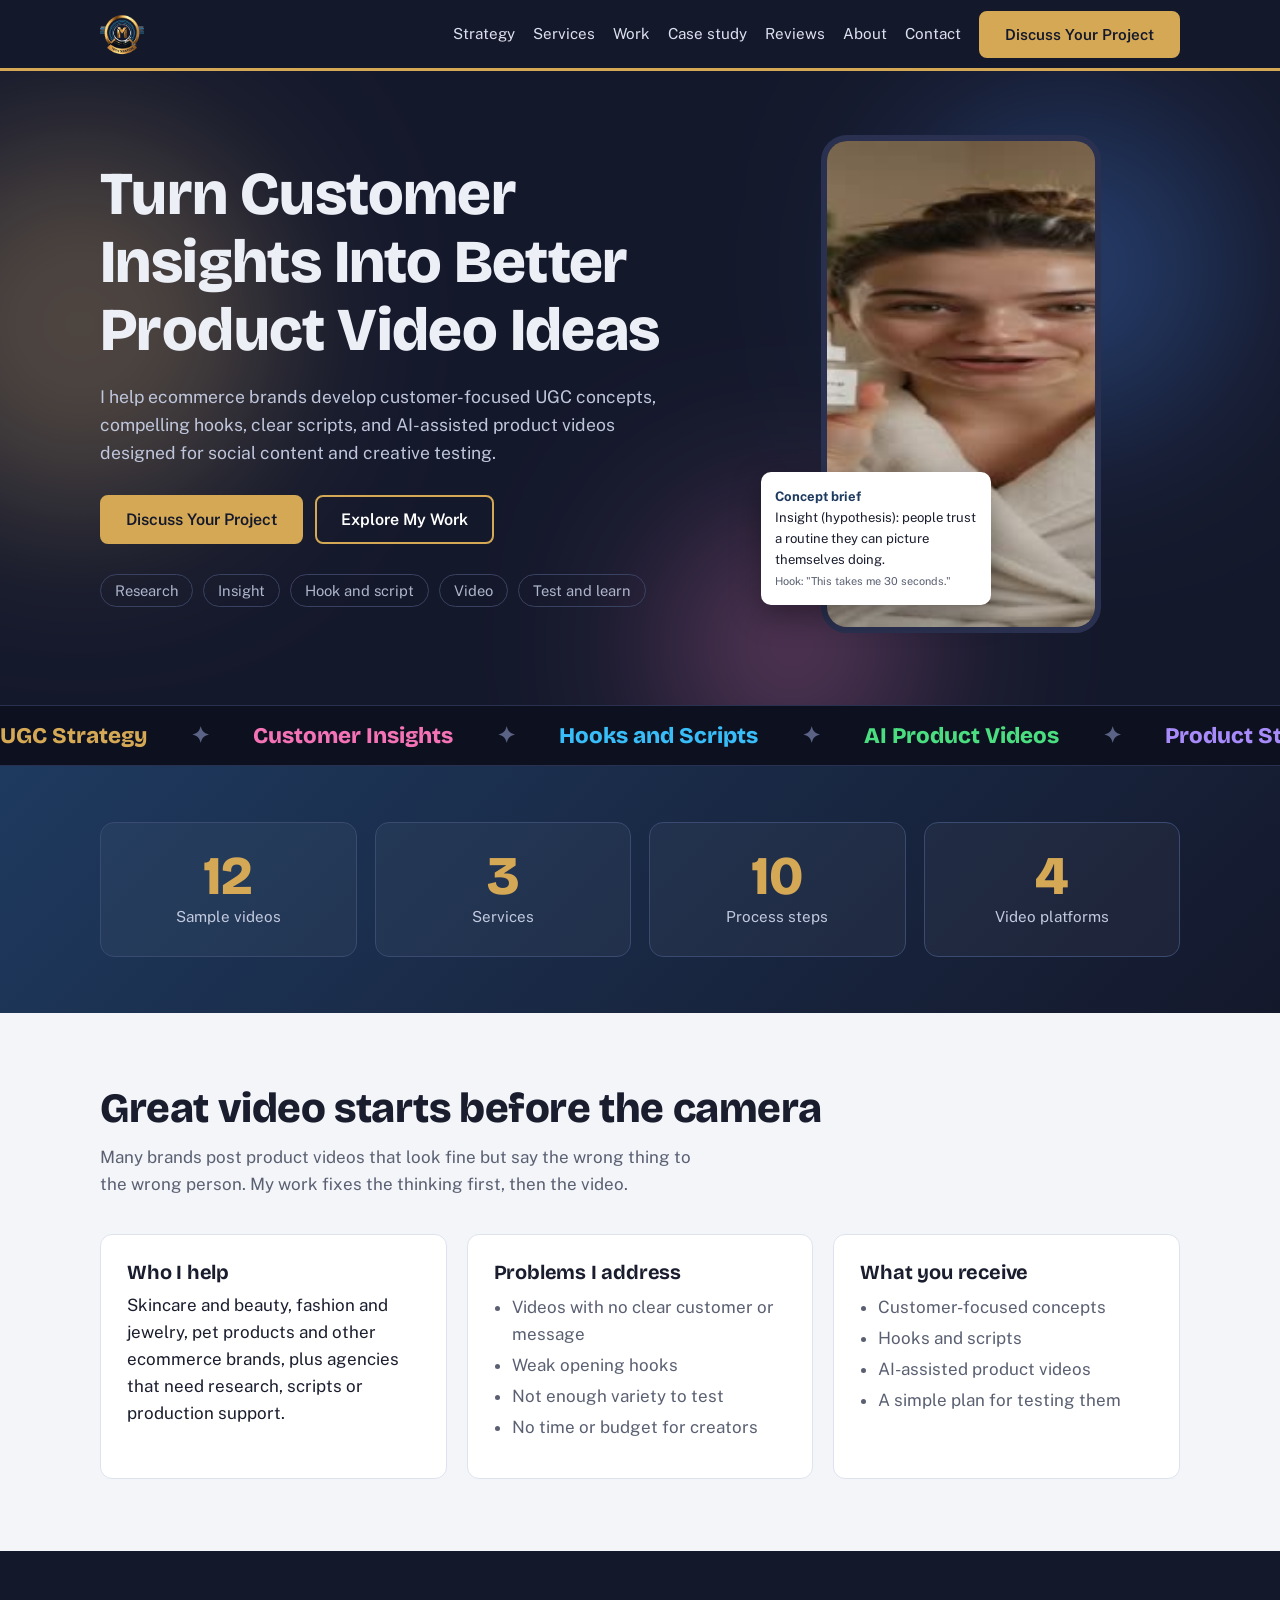
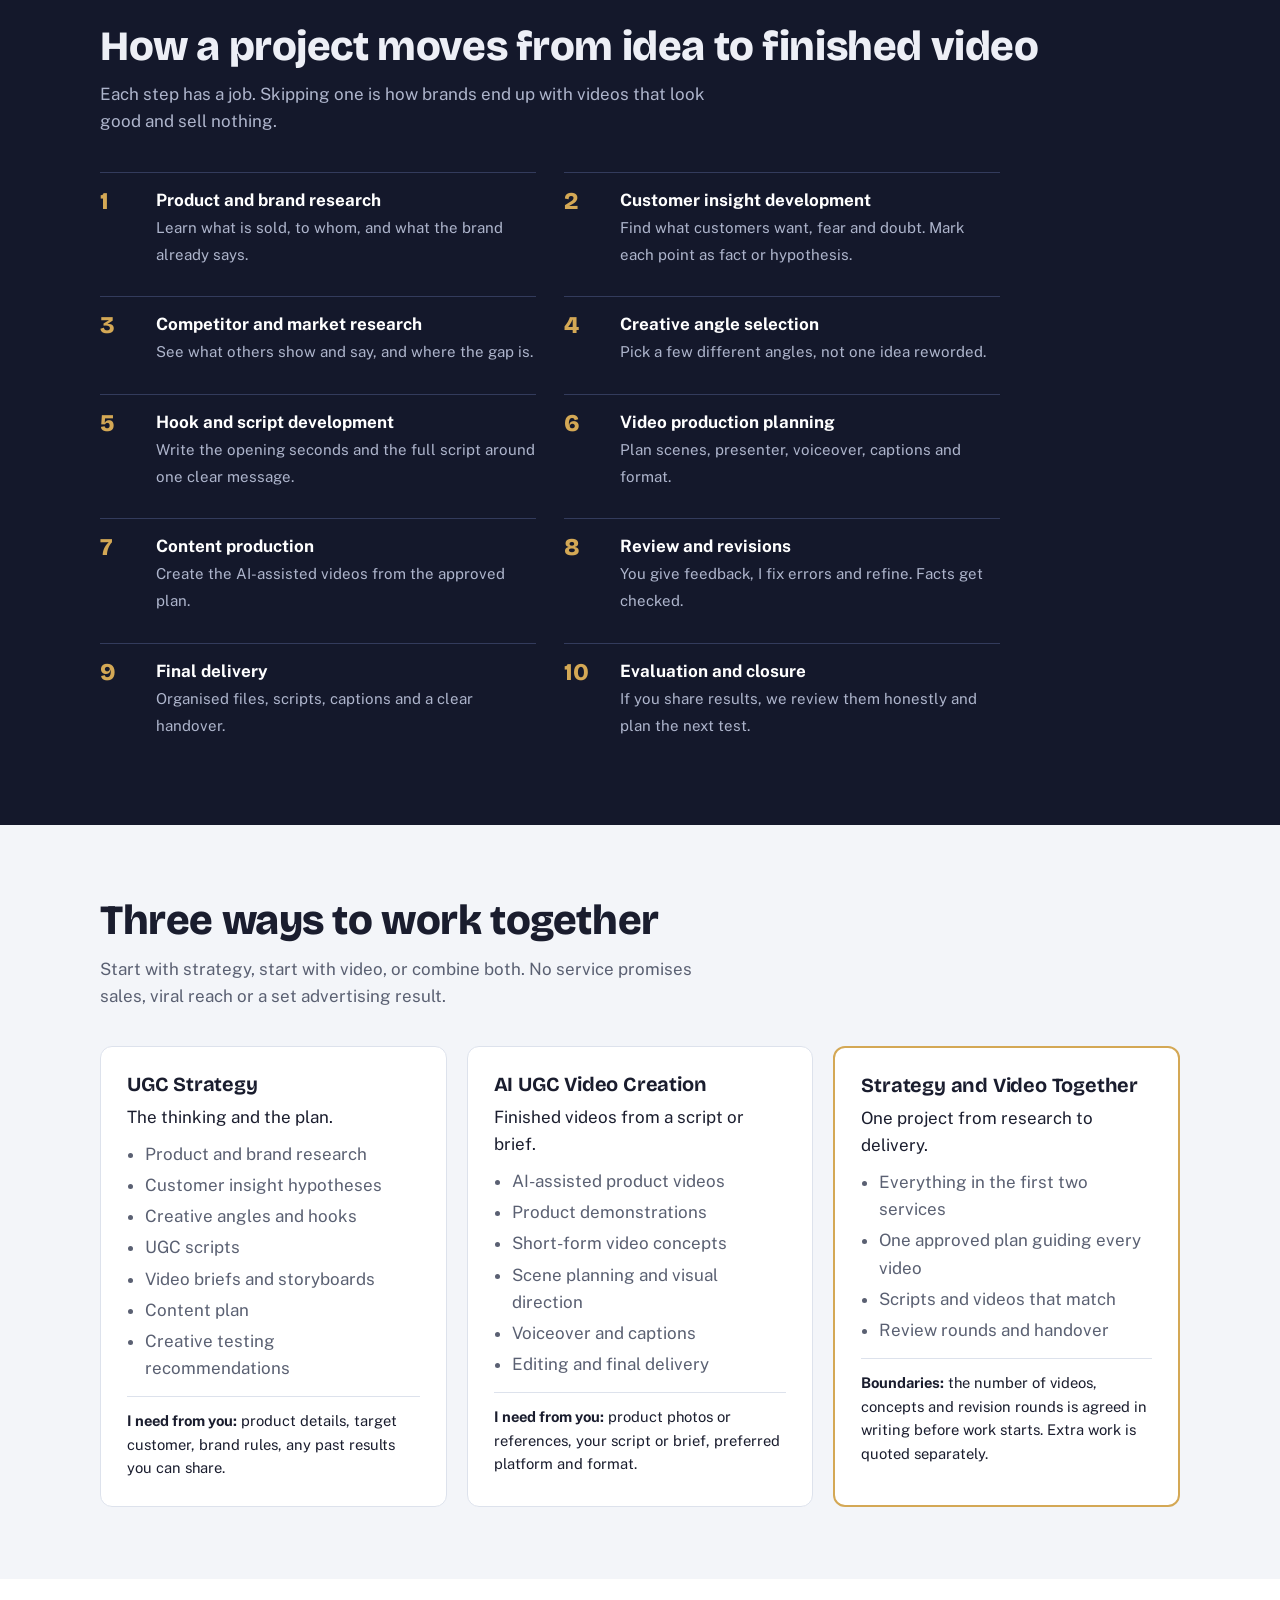
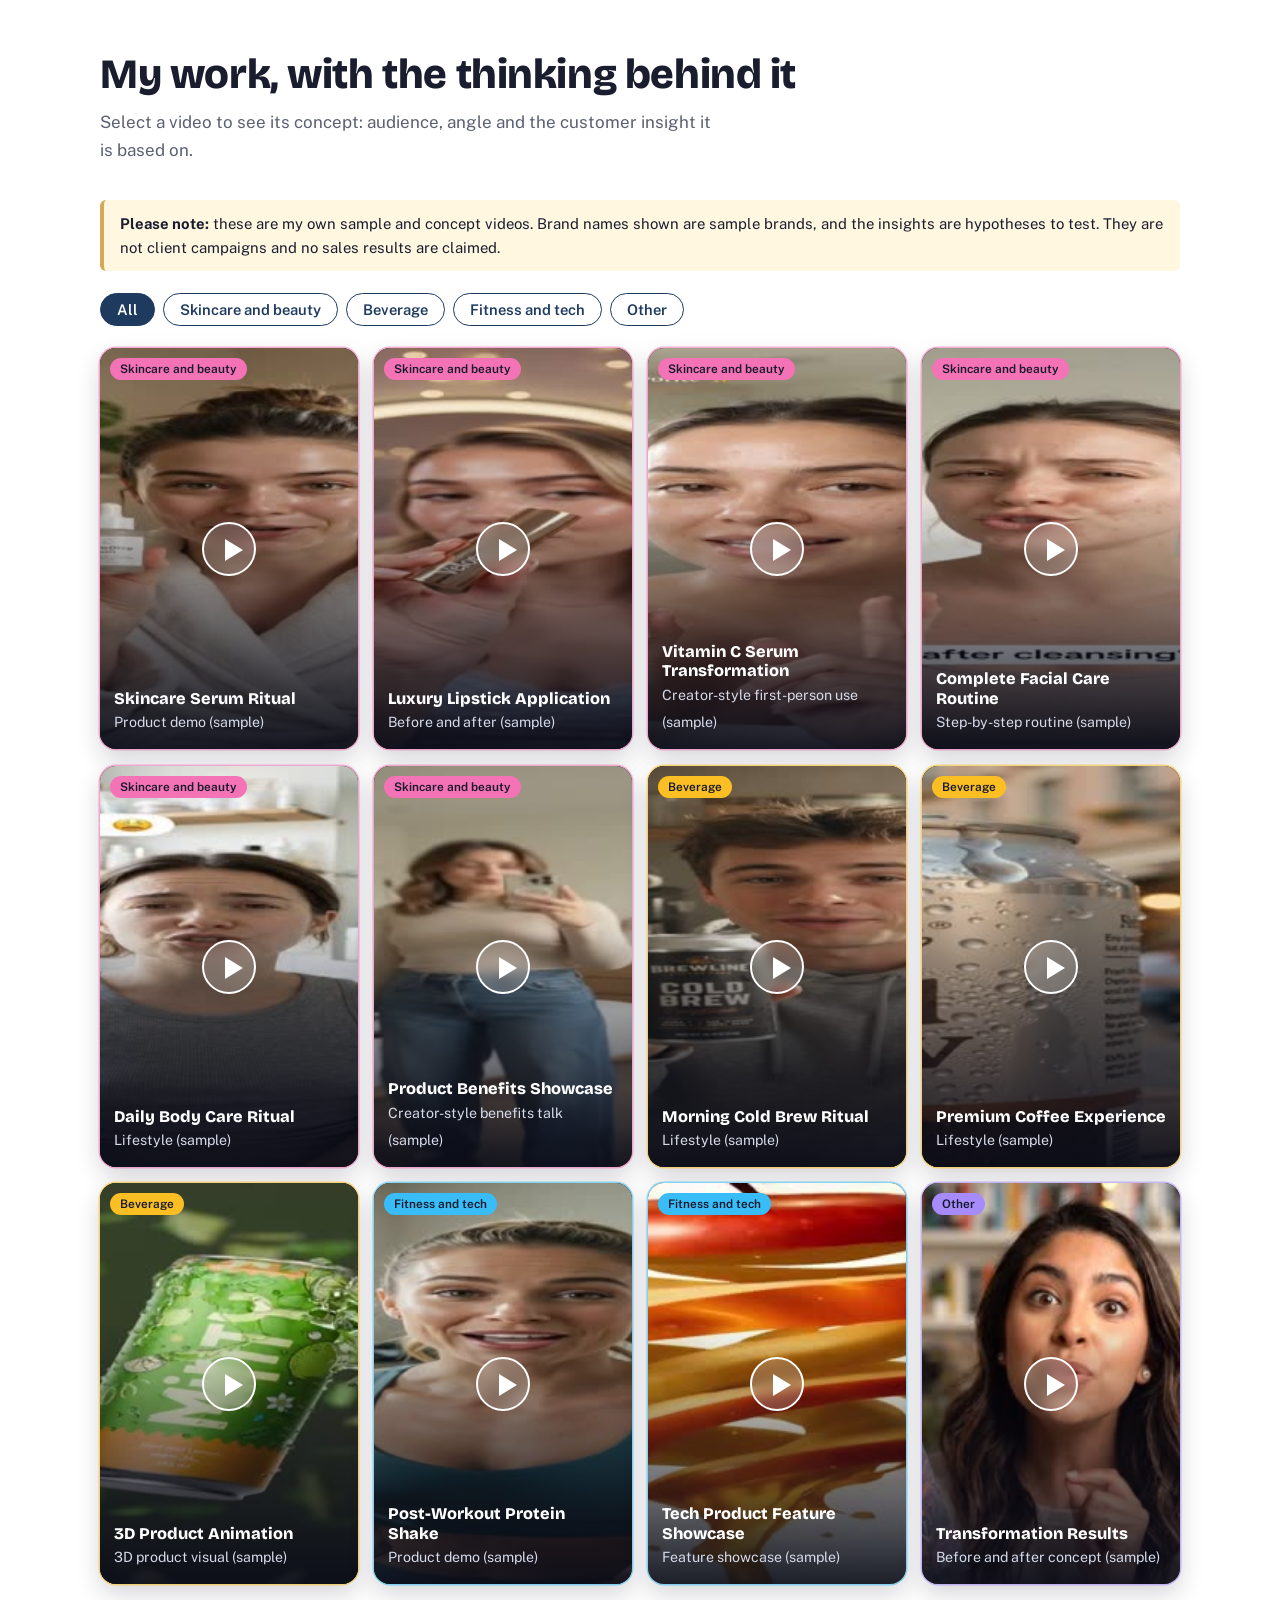
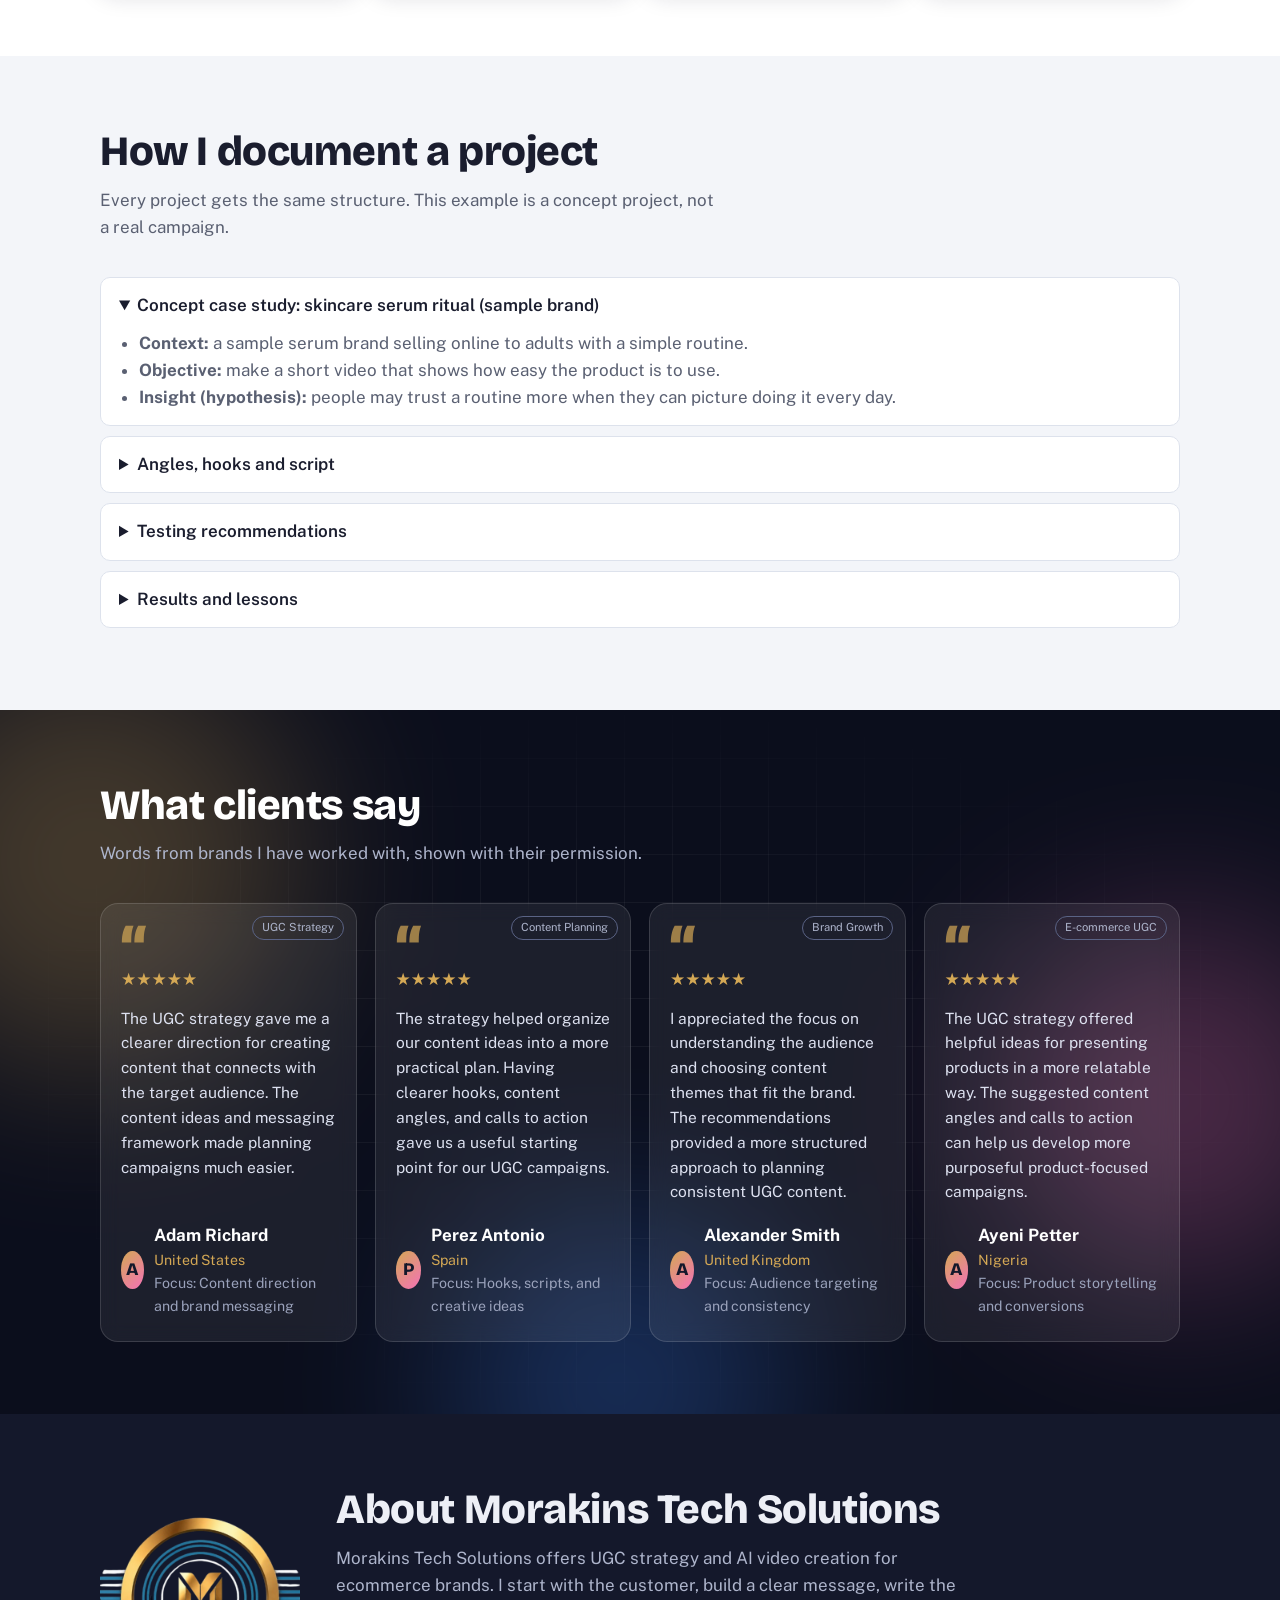
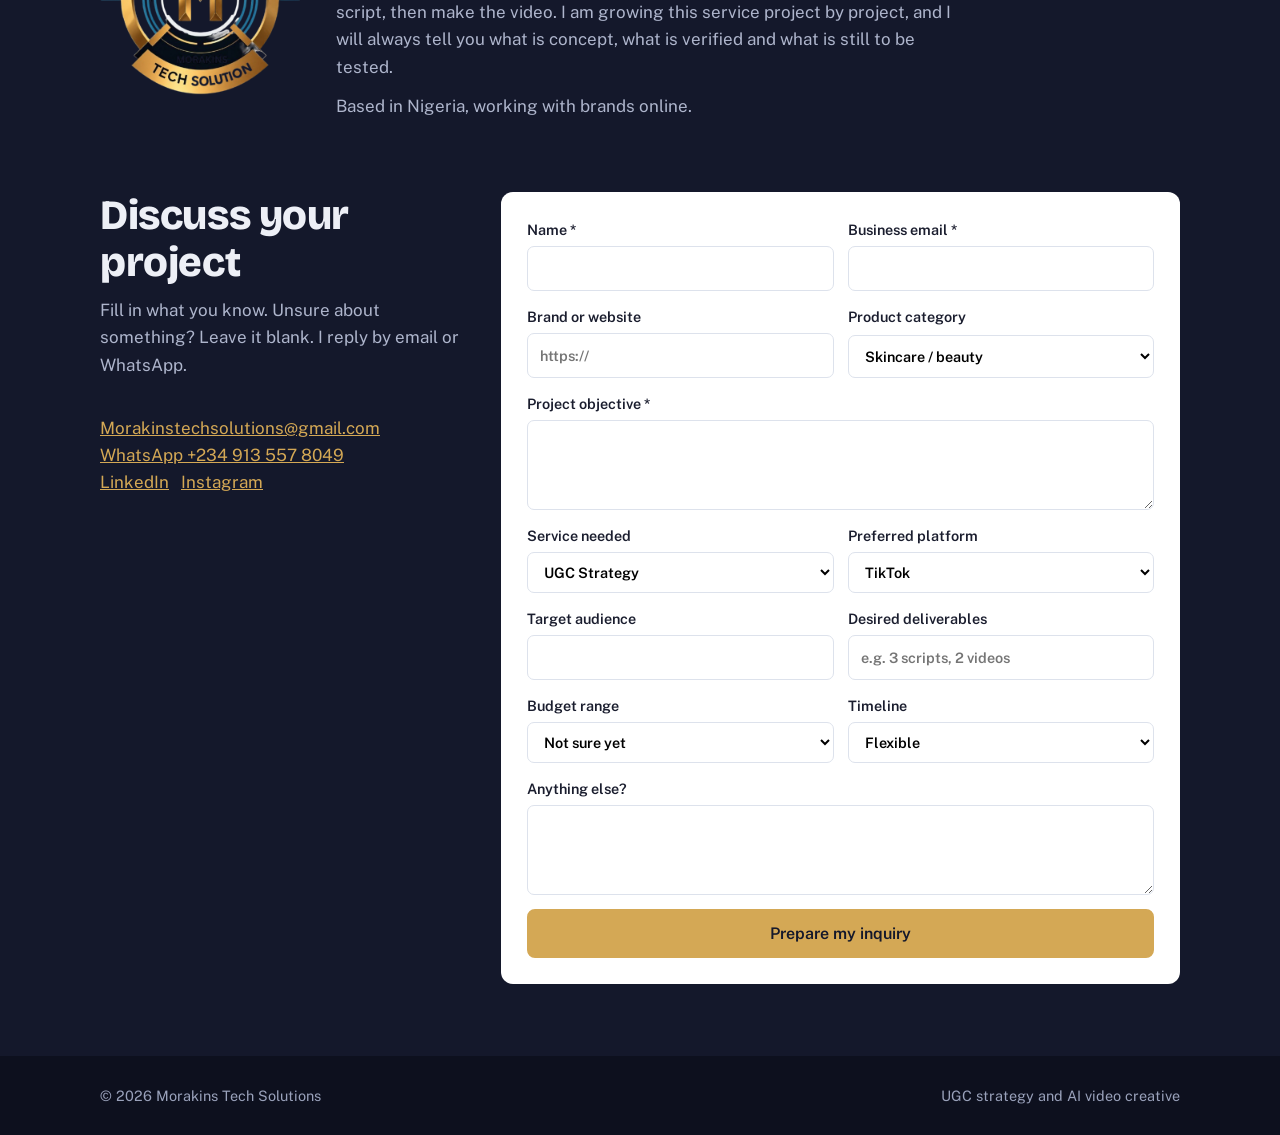
<file: index.html>
<!DOCTYPE html>
<html lang="en">
<head>
<meta charset="UTF-8">
<meta http-equiv="refresh" content="0; url=home.html">
<title>Morakins Tech Solutions</title>
<script>location.replace("home.html");</script>
</head>
<body>
<p>Opening Morakins Tech Solutions... <a href="home.html">Click here if nothing happens</a>.</p>
</body>
</html>
</file>
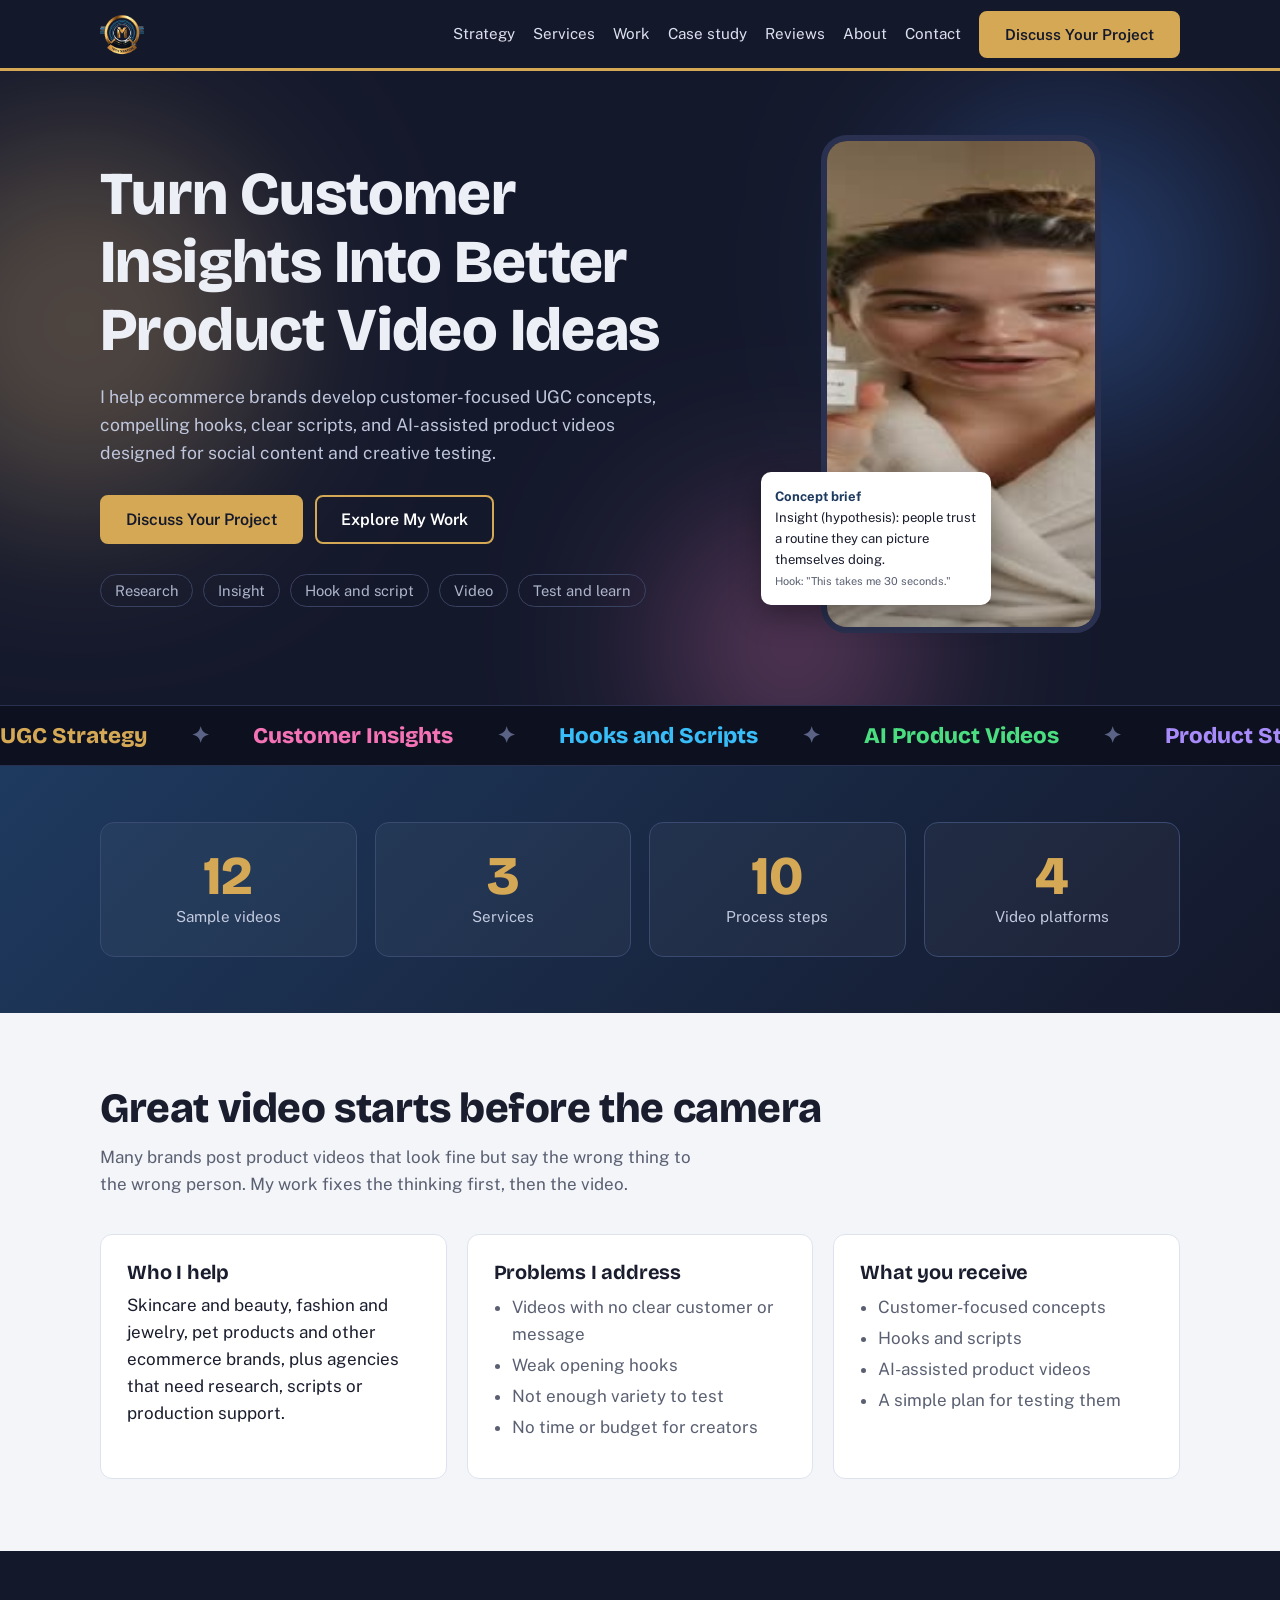
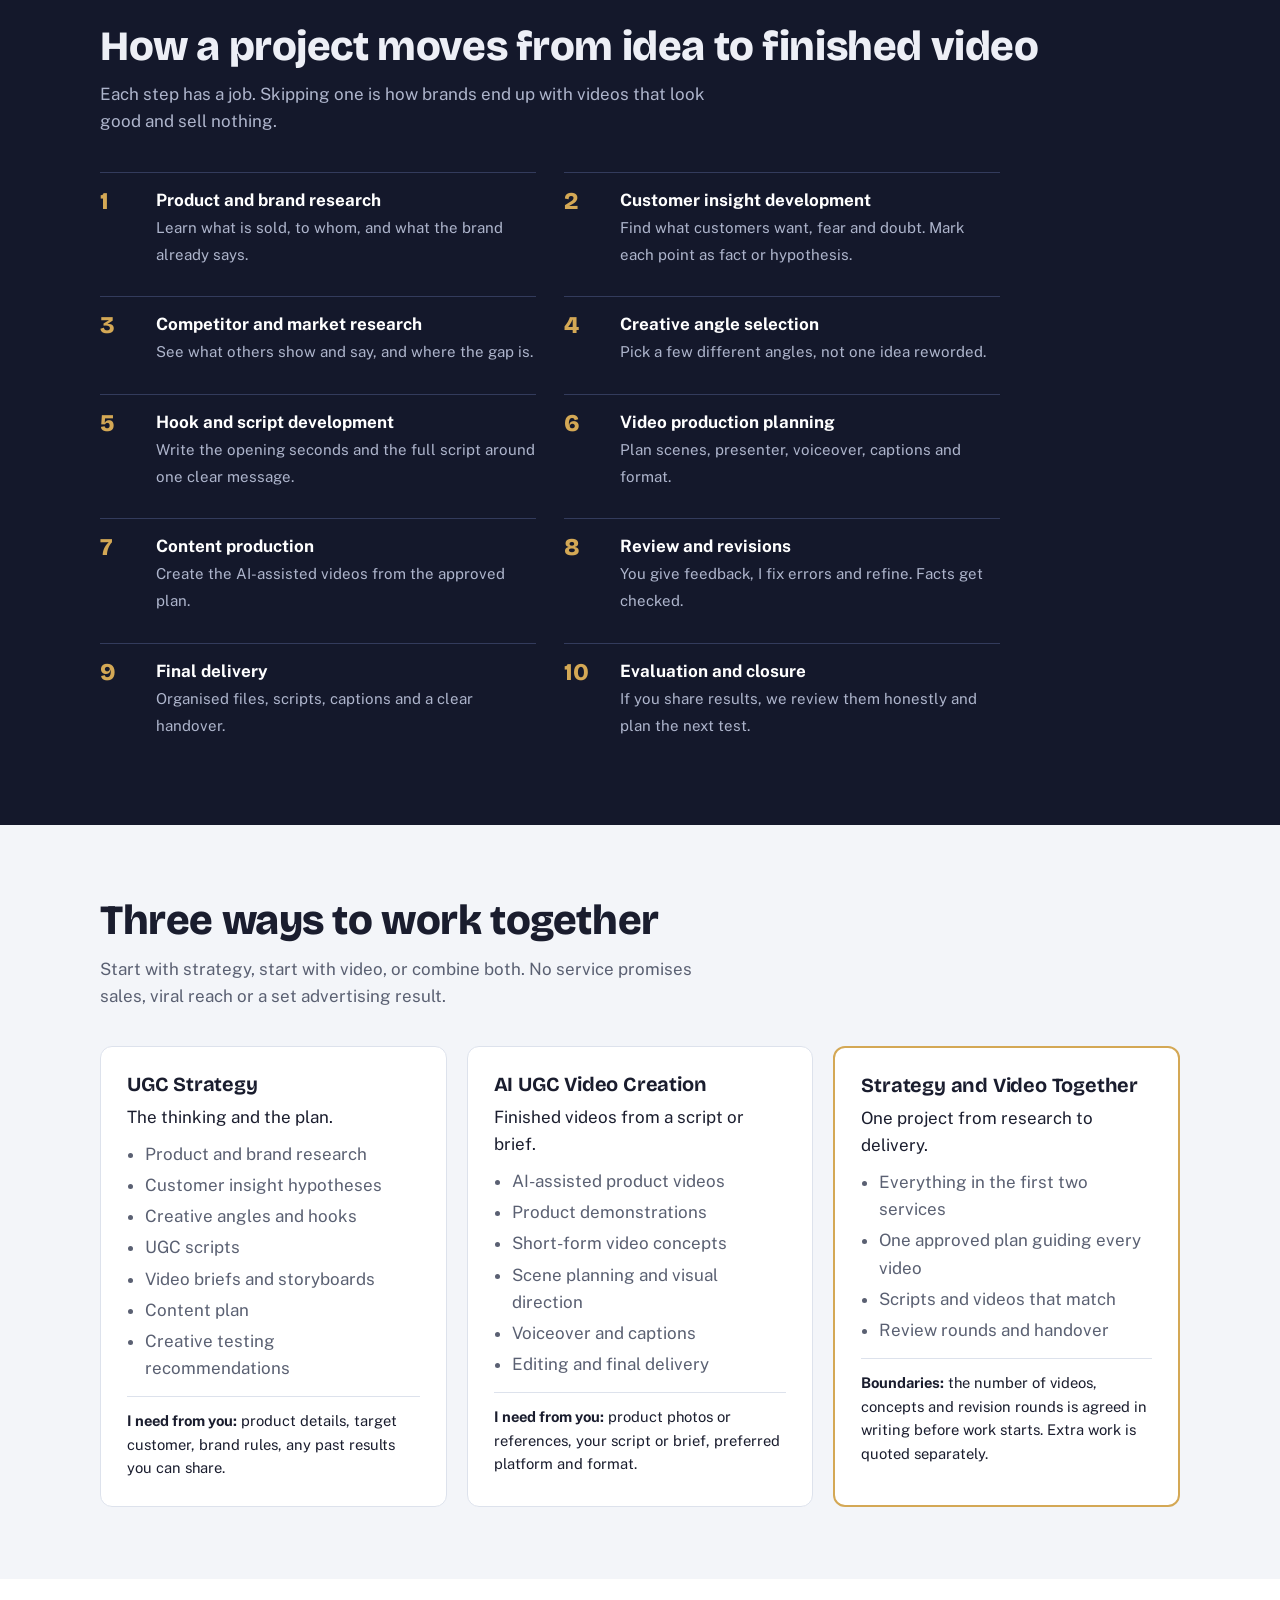
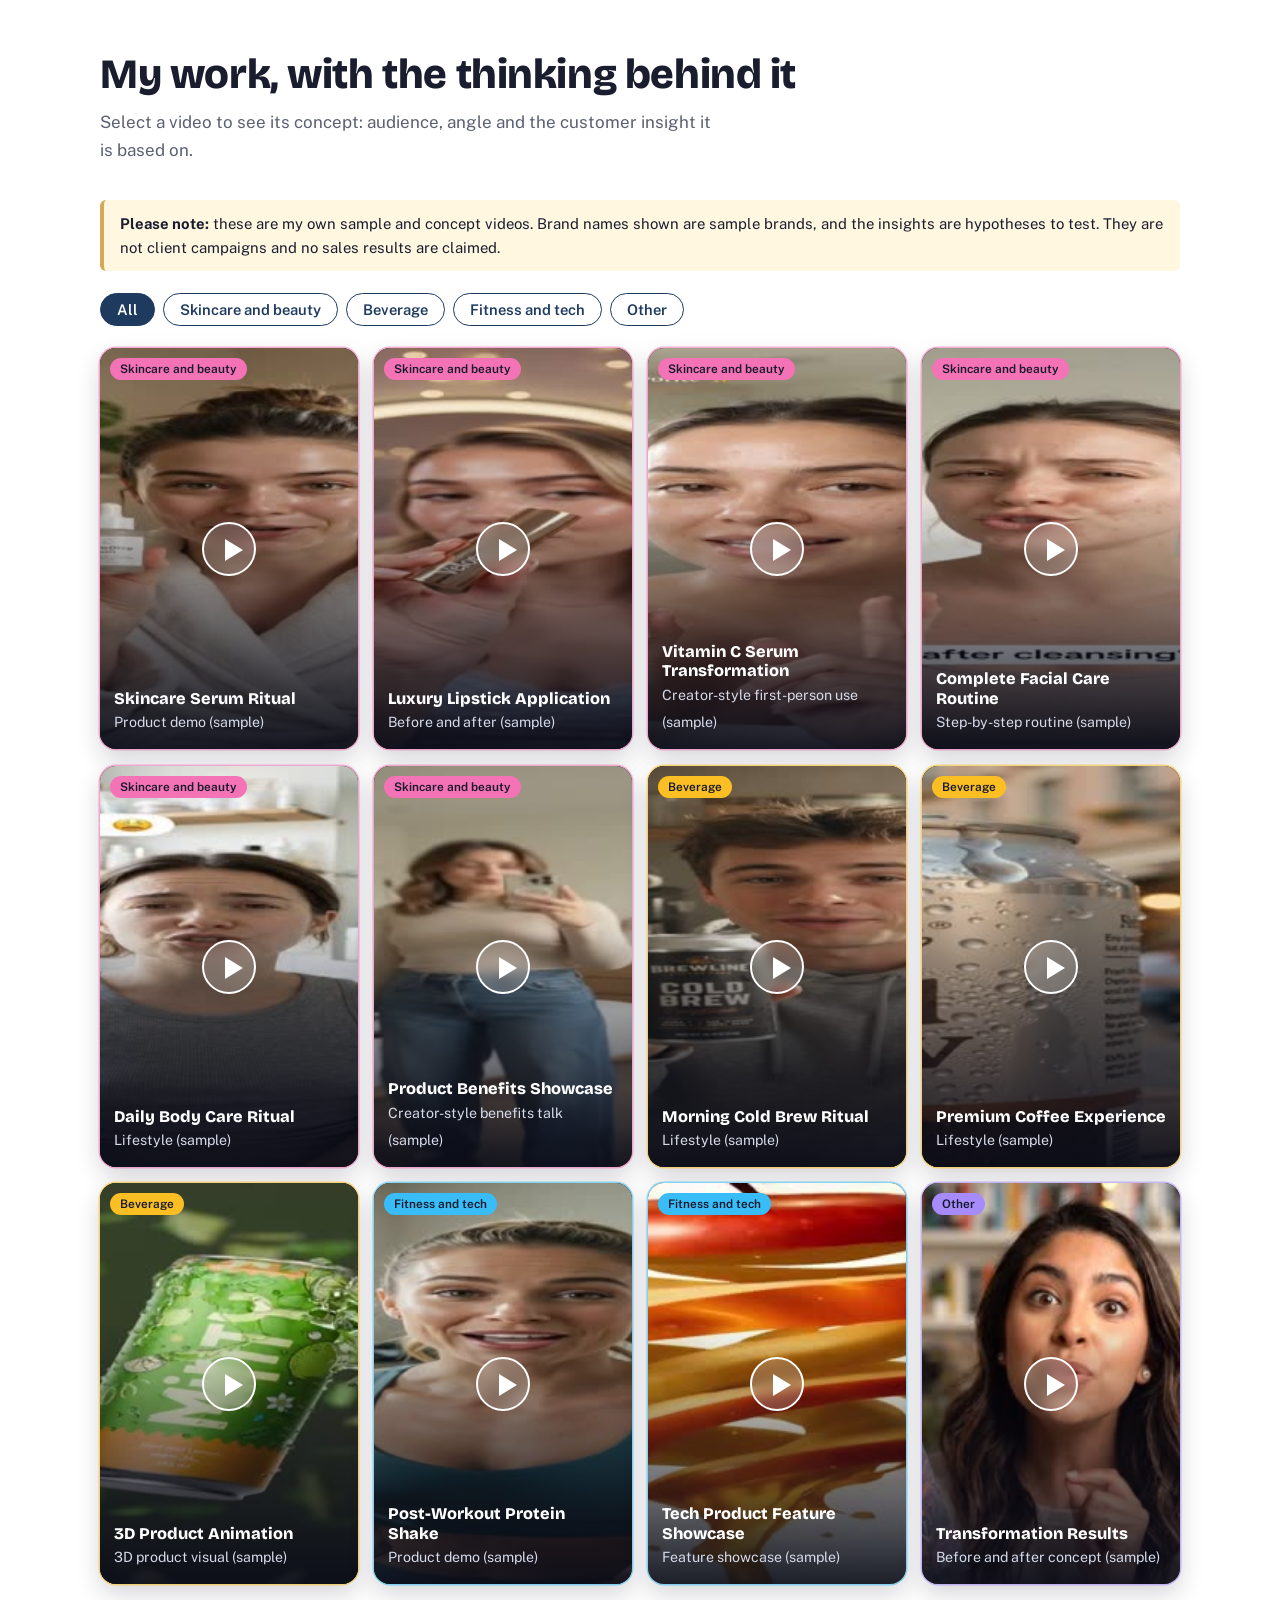
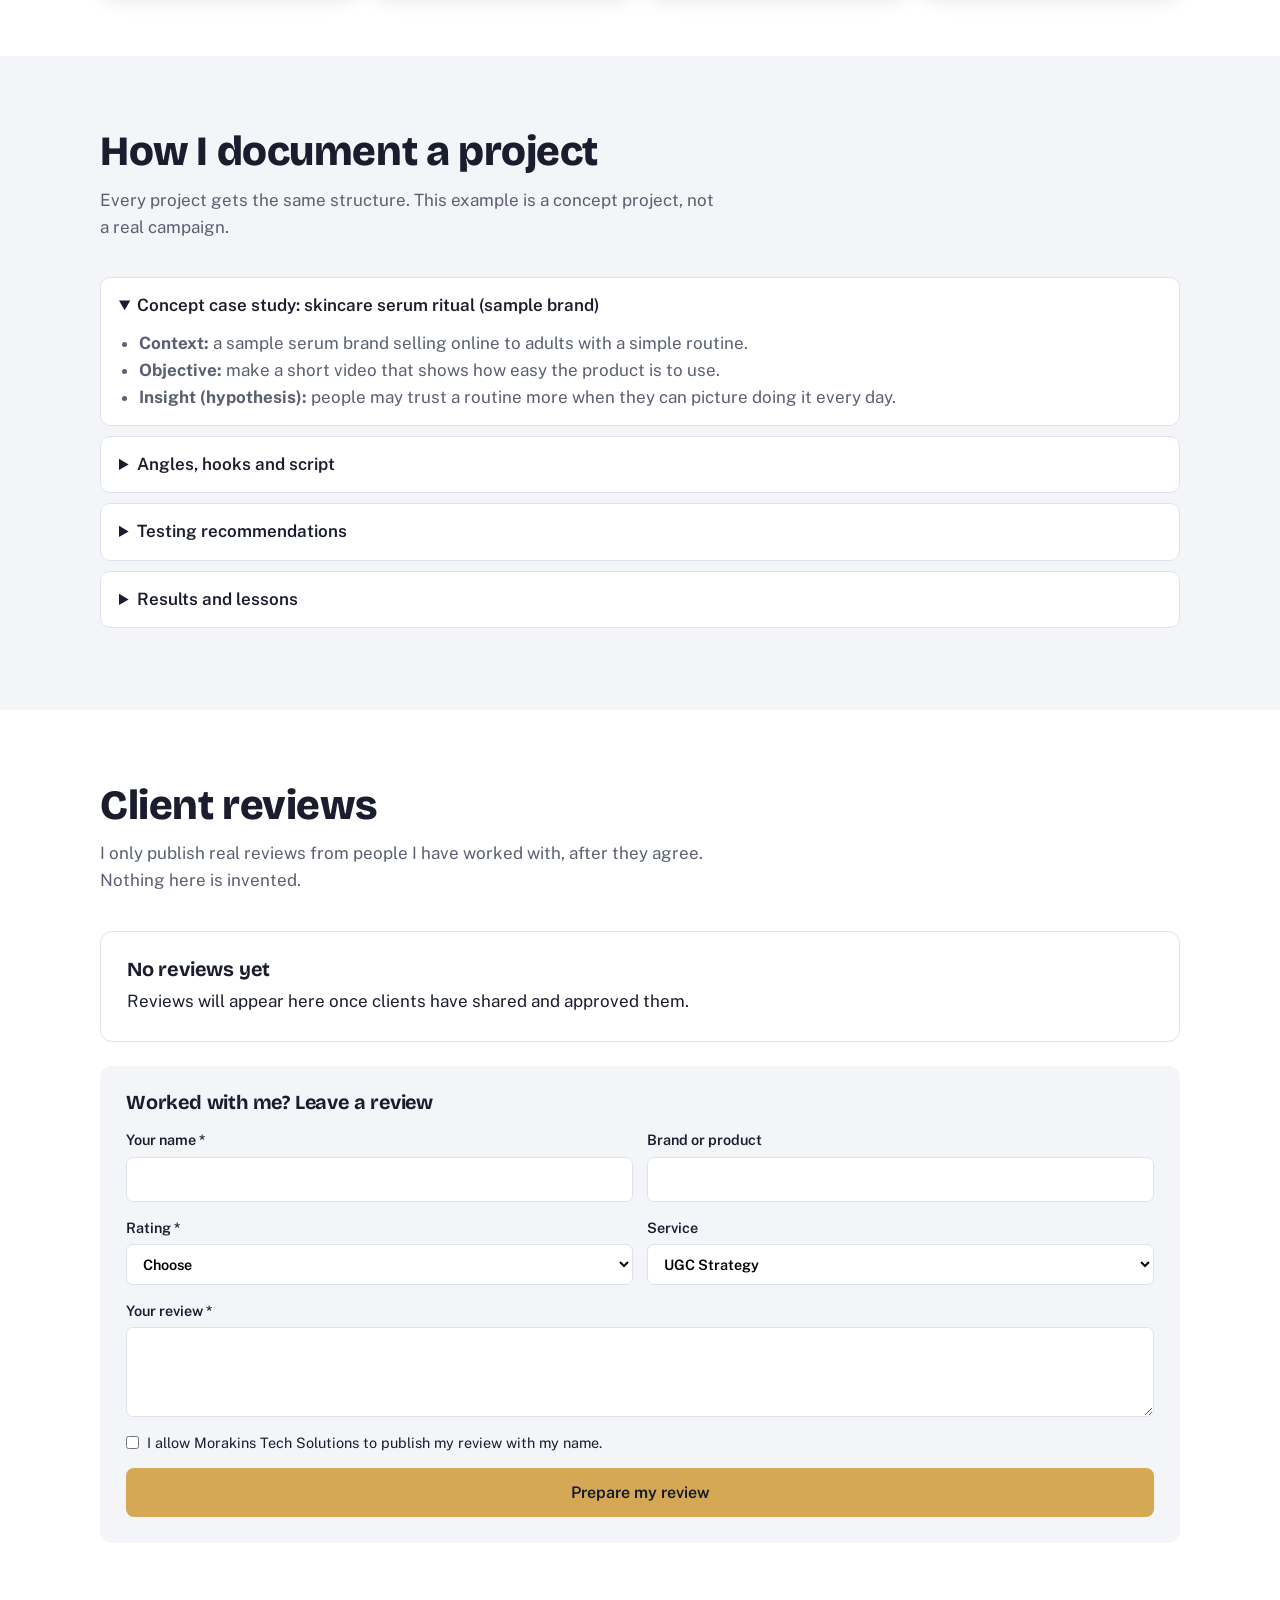
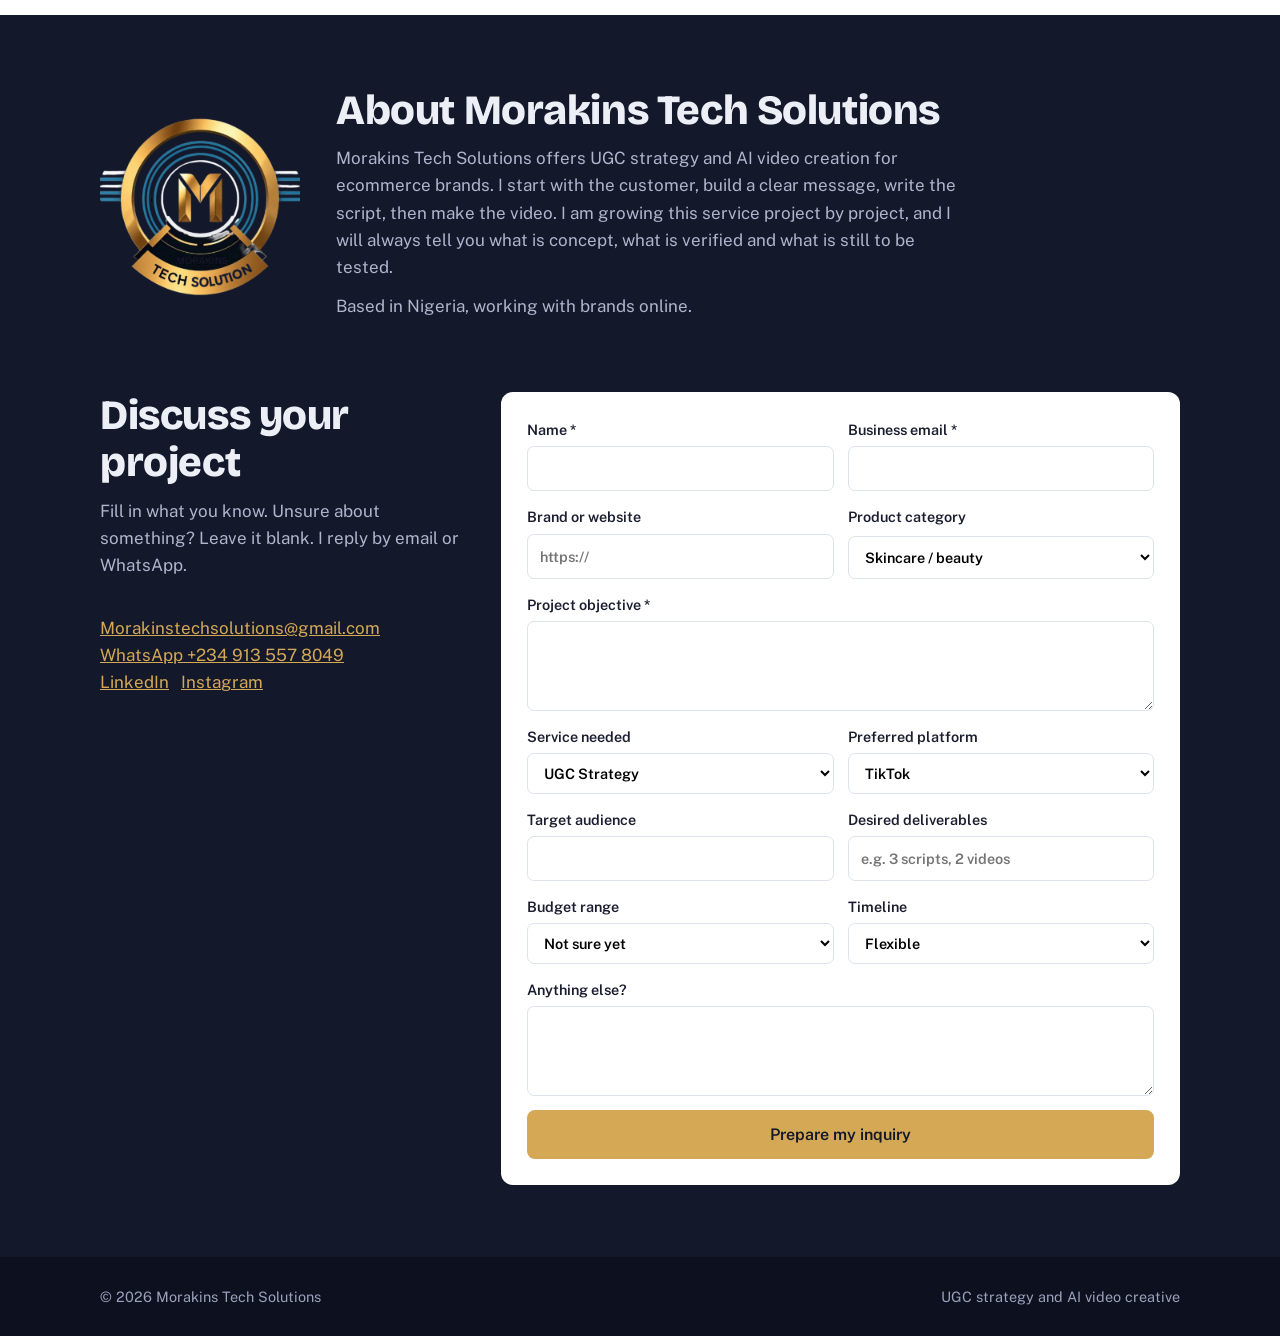
<file: home (1).html>
<!DOCTYPE html>
<html lang="en">
<head>
<meta charset="UTF-8">
<meta name="viewport" content="width=device-width, initial-scale=1">
<title>Morakins Tech Solutions | UGC Strategy and AI Video Creative for Ecommerce Brands</title>
<meta name="description" content="UGC strategy, scripts and AI-assisted product videos for ecommerce brands. Customer-focused concepts, hooks and creative testing plans.">
<link rel="preconnect" href="https://fonts.googleapis.com"><link rel="preconnect" href="https://fonts.gstatic.com" crossorigin>
<link href="https://fonts.googleapis.com/css2?family=Bricolage+Grotesque:wght@600;800&family=Public+Sans:wght@400;600&display=swap" rel="stylesheet">
<style>
:root{--navy:#14182B;--blue:#1E3A5F;--gold:#D4A855;--ink:#1A1D2E;--mute:#5A6072;--bg:#F3F5F9;--line:#DDE2EC;--white:#fff}
*{box-sizing:border-box;margin:0;padding:0}
html{scroll-behavior:smooth;scroll-padding-top:76px}
body{font:400 17px/1.6 'Public Sans',system-ui,sans-serif;color:var(--ink);background:var(--bg)}
h1,h2,h3{font-family:'Bricolage Grotesque',system-ui,sans-serif;line-height:1.12;letter-spacing:-.01em}
a{color:inherit}img,video{max-width:100%;display:block}
:focus-visible{outline:3px solid var(--gold);outline-offset:3px}
.wrap{max-width:1120px;margin:0 auto;padding:0 20px}
section{padding:72px 0}
h2{font-size:clamp(1.8rem,4vw,2.6rem);font-weight:800;margin-bottom:12px}
.lead{color:var(--mute);max-width:62ch;margin-bottom:36px}
.dark{background:var(--navy);color:#EDEFF6}.dark .lead{color:#AEB5CC}
header{position:sticky;top:0;z-index:50;background:var(--navy);border-bottom:3px solid var(--gold)}
.nav{display:flex;align-items:center;gap:18px;height:68px}
.nav img{height:44px;width:auto}
.nav ul{display:flex;gap:18px;list-style:none;margin-left:auto}
.nav a{text-decoration:none;color:#DCE0EE;font-size:.95rem}.nav a:hover{color:var(--gold)}
.btn{display:inline-block;padding:13px 24px;border-radius:8px;font-weight:600;text-decoration:none;border:2px solid var(--gold);cursor:pointer;font:600 1rem 'Public Sans',sans-serif}
.btn.p{background:var(--gold);color:var(--navy)}.btn.p:hover{background:#e3bb6c}
.btn.s{background:transparent;color:#fff}.btn.s:hover{background:rgba(212,168,85,.15)}
.btn.o{border-color:var(--blue);color:var(--blue);background:transparent}
.menu{display:none;margin-left:auto;background:none;border:2px solid var(--gold);color:#fff;border-radius:6px;padding:6px 12px;font-size:1rem}
.hero{padding:64px 0 72px}
.hero .wrap{display:grid;grid-template-columns:1.15fr .85fr;gap:48px;align-items:center}
.hero h1{font-size:clamp(2.2rem,5.4vw,3.8rem);font-weight:800;margin-bottom:18px}
.hero p{color:#BFC6DC;font-size:1.1rem;max-width:52ch;margin-bottom:28px}
.cta{display:flex;gap:12px;flex-wrap:wrap}
.chain{display:flex;gap:10px;flex-wrap:wrap;margin-top:30px;font-size:.92rem;color:#AEB5CC}
.chain span{border:1px solid #3A4262;border-radius:99px;padding:4px 14px}
.phone{position:relative;justify-self:center;width:min(280px,70vw)}
.phone video{width:100%;aspect-ratio:9/16;object-fit:cover;border-radius:26px;border:6px solid #2A3150;background:#000}
.brief{position:absolute;left:-60px;bottom:28px;width:230px;background:var(--white);color:var(--ink);border-radius:10px;padding:14px;font-size:.82rem;box-shadow:0 10px 30px rgba(0,0,0,.35)}
.brief b{display:block;color:var(--blue)}.brief small{color:var(--mute)}
.grid3{display:grid;grid-template-columns:repeat(3,1fr);gap:20px}
.panel{background:var(--white);border:1px solid var(--line);border-radius:12px;padding:26px}
.panel h3{font-size:1.25rem;margin-bottom:8px}
.panel ul{padding-left:18px;color:var(--mute);margin:10px 0}
.panel li{margin:4px 0}
.panel .need{border-top:1px solid var(--line);margin-top:14px;padding-top:12px;font-size:.92rem}
.panel.hl{border:2px solid var(--gold)}
.steps{list-style:none;counter-reset:s;display:grid;grid-template-columns:repeat(2,1fr);gap:14px 28px;max-width:900px}
.steps li{counter-increment:s;display:grid;grid-template-columns:44px 1fr;gap:12px;padding:14px 0;border-top:1px solid #333B5C}
.steps li::before{content:counter(s);font:800 1.5rem 'Bricolage Grotesque',sans-serif;color:var(--gold)}
.steps b{display:block;color:#fff}.steps span{color:#AEB5CC;font-size:.94rem}
.filters{display:flex;gap:8px;flex-wrap:wrap;margin-bottom:22px}
.filters button{border:1.5px solid var(--blue);background:transparent;color:var(--blue);padding:7px 16px;border-radius:99px;font:600 .92rem 'Public Sans',sans-serif;cursor:pointer}
.filters button[aria-pressed=true]{background:var(--blue);color:#fff}
.works{display:grid;grid-template-columns:repeat(4,1fr);gap:16px}
.note{background:#FFF7E0;border-left:4px solid var(--gold);padding:12px 16px;border-radius:6px;font-size:.93rem;margin-bottom:22px}
dialog{border:0;border-radius:14px;max-width:880px;width:94vw;padding:0;background:var(--white)}
dialog::backdrop{background:rgba(10,12,24,.8)}
.m{display:grid;grid-template-columns:minmax(0,.8fr) 1fr}
.m video{width:100%;max-height:82vh;background:#000}
.m .t{padding:22px;overflow:auto;max-height:82vh}.m dl{display:grid;grid-template-columns:auto 1fr;gap:6px 14px;font-size:.93rem;margin:12px 0}
.m dt{font-weight:600;color:var(--blue)}.x{position:absolute;right:10px;top:10px;background:var(--navy);color:#fff;border:0;border-radius:50%;width:36px;height:36px;font-size:1.1rem;cursor:pointer;z-index:2}
details{background:var(--white);border:1px solid var(--line);border-radius:10px;margin-bottom:10px;padding:14px 18px}
summary{font-weight:600;cursor:pointer}details p,details ul{margin-top:10px;color:var(--mute)}details ul{padding-left:20px}
.about{display:grid;grid-template-columns:200px 1fr;gap:36px;align-items:center}
form{display:grid;grid-template-columns:1fr 1fr;gap:14px;background:var(--white);color:var(--ink);padding:26px;border-radius:12px}
label{font-weight:600;font-size:.9rem;display:grid;gap:5px}.full{grid-column:1/-1}
input,select,textarea{font:inherit;padding:10px 12px;border:1.5px solid var(--line);border-radius:7px;width:100%;background:#fff}
textarea{min-height:90px}
#out{grid-column:1/-1;display:none;background:#EEF3FB;border-radius:8px;padding:16px}
#out .cta{margin-top:10px}#st{font-weight:600;margin-bottom:6px}
.contactgrid{display:grid;grid-template-columns:.7fr 1.3fr;gap:36px}
.contactgrid a{color:var(--gold)}
footer{background:#0D101E;color:#9AA2BB;padding:28px 0;font-size:.9rem}footer .wrap{display:flex;justify-content:space-between;gap:12px;flex-wrap:wrap}
@media(max-width:900px){.hero .wrap,.contactgrid,.about,.m{grid-template-columns:1fr}.grid3{grid-template-columns:1fr}.works{grid-template-columns:repeat(2,1fr)}.steps,form{grid-template-columns:1fr}.brief{left:auto;right:-8px;width:200px}.menu{display:block}.nav ul{display:none;position:absolute;top:68px;left:0;right:0;flex-direction:column;background:var(--navy);padding:16px 20px;gap:12px}.nav ul.open{display:flex}.nav .btn{display:none}section{padding:52px 0}.about img{width:120px}}
@media(prefers-reduced-motion:reduce){html{scroll-behavior:auto}}
.hero{position:relative;overflow:hidden}.hero .wrap{position:relative;z-index:2}
.orbs{position:absolute;inset:0;pointer-events:none}.orbs i{position:absolute;border-radius:50%;filter:blur(80px);opacity:.3;mix-blend-mode:screen;animation:drift 16s ease-in-out infinite alternate}
.orbs i:nth-child(1){width:380px;height:380px;background:#D4A855;left:-110px;top:10%}.orbs i:nth-child(2){width:320px;height:320px;background:#3B82F6;right:4%;top:6%;animation-delay:-5s}.orbs i:nth-child(3){width:260px;height:260px;background:#F472B6;right:28%;bottom:-70px;animation-delay:-9s}
@keyframes drift{to{transform:translate(70px,-50px) scale(1.2)}}
.hero h1 .w{display:inline-block;opacity:0;transform:translateY(.5em);animation:wup .8s cubic-bezier(.2,.7,.2,1) forwards;animation-delay:calc(var(--i)*.1s + .1s)}
@keyframes wup{to{opacity:1;transform:none}}
.btn.p{position:relative;overflow:hidden}.btn.p::after{content:"";position:absolute;inset:0;background:linear-gradient(110deg,transparent 30%,rgba(255,255,255,.55) 50%,transparent 70%);transform:translateX(-130%);transition:transform .7s}.btn.p:hover::after{transform:translateX(130%)}
.marq{background:#0D101E;border-block:1px solid #2A3150;overflow:hidden;padding:16px 0}
.marq .track{display:flex;width:max-content;animation:mq 45s linear infinite}.marq:hover .track{animation-play-state:paused}
.marq span{font:800 1.4rem 'Bricolage Grotesque',sans-serif;color:var(--ac);white-space:nowrap;padding-right:44px}.marq span::after{content:"\2726";margin-left:44px;color:#5A6385}
@keyframes mq{to{transform:translateX(-50%)}}
.stats{background:linear-gradient(135deg,#1E3A5F,#14182B);color:#fff;padding:56px 0}
.g4{display:grid;grid-template-columns:repeat(4,1fr);gap:18px}
.stat{text-align:center;padding:26px 12px;border:1px solid #3A4A70;border-radius:14px;background:rgba(255,255,255,.04)}
.stat b{display:block;font:800 clamp(2.2rem,5vw,3.4rem)/1 'Bricolage Grotesque',sans-serif;color:var(--gold)}.stat span{color:#C3CADF;font-size:.95rem}
.rv{opacity:0}.rv.in{animation:rise .65s cubic-bezier(.2,.7,.2,1) both;animation-delay:var(--d,0s)}@keyframes rise{from{opacity:0;transform:translateY(22px)}to{opacity:1}}
.card{position:relative;aspect-ratio:9/14;border:0;border-radius:16px;overflow:hidden;cursor:pointer;padding:0;text-align:left;font:inherit;color:#fff;background:#111;box-shadow:0 0 0 1.5px color-mix(in srgb,var(--ac) 55%,transparent),0 10px 24px rgba(20,24,43,.18);transition:transform .25s,box-shadow .25s;animation:pop .5s both;animation-delay:calc(var(--i,0)*.05s)}
.card img,.card .pv{position:absolute;inset:0;width:100%;height:100%;object-fit:cover;transition:transform .5s}.card .pv{z-index:1}
.card:hover{transform:translateY(-6px);box-shadow:0 0 0 2px var(--ac),0 0 26px color-mix(in srgb,var(--ac) 60%,transparent),0 16px 30px rgba(20,24,43,.3)}.card:hover img{transform:scale(1.07)}
.card::after{content:"";position:absolute;inset:0;z-index:2;background:linear-gradient(to top,rgba(10,12,24,.92) 0%,rgba(10,12,24,.35) 42%,transparent 65%)}
.card .bd{position:absolute;z-index:3;top:10px;left:10px;background:var(--ac);color:#14182B;font:600 .74rem 'Public Sans',sans-serif;padding:4px 10px;border-radius:99px}
.card .pl{position:absolute;z-index:3;top:50%;left:50%;width:54px;height:54px;margin:-27px 0 0 -27px;border-radius:50%;background:rgba(255,255,255,.2);backdrop-filter:blur(6px);border:2px solid #fff;transition:transform .25s,background .25s}
.card .pl::before{content:"";position:absolute;left:21px;top:15px;border-style:solid;border-width:11px 0 11px 18px;border-color:transparent transparent transparent #fff}.card:hover .pl{transform:scale(1.15);background:var(--ac)}
.card div{position:absolute;z-index:3;left:0;right:0;bottom:0;padding:14px}.card b{display:block;font:800 1.02rem/1.2 'Bricolage Grotesque',sans-serif}.card small{color:#D5DAEA}
@keyframes pop{from{opacity:0;transform:translateY(18px) scale(.96)}}
@media(max-width:900px){.g4{grid-template-columns:repeat(2,1fr)}.marq span{font-size:1.1rem}}
@media(prefers-reduced-motion:reduce){.orbs i,.marq .track,.card{animation:none}.hero h1 .w{opacity:1;transform:none;animation:none}.rv{opacity:1}.marq{overflow-x:auto}}
</style>
</head>
<body>
<header><div class="wrap nav">
<a href="#top" aria-label="Morakins Tech Solutions home"><img src="Morakins_brand_logo-removebg-preview.png" alt="Morakins Tech Solutions logo"></a>
<button class="menu" aria-expanded="false" aria-controls="nl">Menu</button>
<ul id="nl"><li><a href="#strategy">Strategy</a></li><li><a href="#services">Services</a></li><li><a href="#work">Work</a></li><li><a href="#casestudy">Case study</a></li><li><a href="#reviews">Reviews</a></li><li><a href="#about">About</a></li><li><a href="#contact">Contact</a></li></ul>
<a class="btn p" href="#contact">Discuss Your Project</a>
</div></header>

<main id="top">
<section class="hero dark"><div class="orbs" aria-hidden="true"><i></i><i></i><i></i></div><div class="wrap">
<div>
<h1>Turn Customer Insights Into Better Product Video Ideas</h1>
<p>I help ecommerce brands develop customer-focused UGC concepts, compelling hooks, clear scripts, and AI-assisted product videos designed for social content and creative testing.</p>
<div class="cta"><a class="btn p" href="#contact">Discuss Your Project</a><a class="btn s" href="#work">Explore My Work</a></div>
<div class="chain" aria-label="My process in short"><span>Research</span><span>Insight</span><span>Hook and script</span><span>Video</span><span>Test and learn</span></div>
</div>
<div class="phone">
<video id="heroV" muted loop playsinline autoplay preload="metadata" poster="Skincare%20GlowDrop%20Serum_thumb.jpg" aria-label="Sample UGC video: skincare serum ritual"><source src="Skincare%20GlowDrop%20Serum.mp4" type="video/mp4"></video>
<div class="brief"><b>Concept brief</b>Insight (hypothesis): people trust a routine they can picture themselves doing.<br><small>Hook: "This takes me 30 seconds."</small></div>
</div>
</div></section>

<div class="marq" aria-label="Topics I work on"><div class="track" id="mq"></div></div>
<section class="stats" aria-label="Portfolio at a glance"><div class="wrap"><div class="g4" id="stats"></div></div></section>
<section id="problems"><div class="wrap">
<h2>Great video starts before the camera</h2>
<p class="lead">Many brands post product videos that look fine but say the wrong thing to the wrong person. My work fixes the thinking first, then the video.</p>
<div class="grid3">
<div class="panel"><h3>Who I help</h3><p>Skincare and beauty, fashion and jewelry, pet products and other ecommerce brands, plus agencies that need research, scripts or production support.</p></div>
<div class="panel"><h3>Problems I address</h3><ul><li>Videos with no clear customer or message</li><li>Weak opening hooks</li><li>Not enough variety to test</li><li>No time or budget for creators</li></ul></div>
<div class="panel"><h3>What you receive</h3><ul><li>Customer-focused concepts</li><li>Hooks and scripts</li><li>AI-assisted product videos</li><li>A simple plan for testing them</li></ul></div>
</div></div></section>

<section id="strategy" class="dark"><div class="wrap">
<h2>How a project moves from idea to finished video</h2>
<p class="lead">Each step has a job. Skipping one is how brands end up with videos that look good and sell nothing.</p>
<ol class="steps">
<li><div><b>Product and brand research</b><span>Learn what is sold, to whom, and what the brand already says.</span></div></li>
<li><div><b>Customer insight development</b><span>Find what customers want, fear and doubt. Mark each point as fact or hypothesis.</span></div></li>
<li><div><b>Competitor and market research</b><span>See what others show and say, and where the gap is.</span></div></li>
<li><div><b>Creative angle selection</b><span>Pick a few different angles, not one idea reworded.</span></div></li>
<li><div><b>Hook and script development</b><span>Write the opening seconds and the full script around one clear message.</span></div></li>
<li><div><b>Video production planning</b><span>Plan scenes, presenter, voiceover, captions and format.</span></div></li>
<li><div><b>Content production</b><span>Create the AI-assisted videos from the approved plan.</span></div></li>
<li><div><b>Review and revisions</b><span>You give feedback, I fix errors and refine. Facts get checked.</span></div></li>
<li><div><b>Final delivery</b><span>Organised files, scripts, captions and a clear handover.</span></div></li>
<li><div><b>Evaluation and closure</b><span>If you share results, we review them honestly and plan the next test.</span></div></li>
</ol></div></section>

<section id="services"><div class="wrap">
<h2>Three ways to work together</h2>
<p class="lead">Start with strategy, start with video, or combine both. No service promises sales, viral reach or a set advertising result.</p>
<div class="grid3">
<div class="panel"><h3>UGC Strategy</h3><p>The thinking and the plan.</p><ul><li>Product and brand research</li><li>Customer insight hypotheses</li><li>Creative angles and hooks</li><li>UGC scripts</li><li>Video briefs and storyboards</li><li>Content plan</li><li>Creative testing recommendations</li></ul><p class="need"><b>I need from you:</b> product details, target customer, brand rules, any past results you can share.</p></div>
<div class="panel"><h3>AI UGC Video Creation</h3><p>Finished videos from a script or brief.</p><ul><li>AI-assisted product videos</li><li>Product demonstrations</li><li>Short-form video concepts</li><li>Scene planning and visual direction</li><li>Voiceover and captions</li><li>Editing and final delivery</li></ul><p class="need"><b>I need from you:</b> product photos or references, your script or brief, preferred platform and format.</p></div>
<div class="panel hl"><h3>Strategy and Video Together</h3><p>One project from research to delivery.</p><ul><li>Everything in the first two services</li><li>One approved plan guiding every video</li><li>Scripts and videos that match</li><li>Review rounds and handover</li></ul><p class="need"><b>Boundaries:</b> the number of videos, concepts and revision rounds is agreed in writing before work starts. Extra work is quoted separately.</p></div>
</div></div></section>

<section id="work" style="background:#fff"><div class="wrap">
<h2>My work, with the thinking behind it</h2>
<p class="lead">Select a video to see its concept: audience, angle and the customer insight it is based on.</p>
<p class="note"><b>Please note:</b> these are my own sample and concept videos. Brand names shown are sample brands, and the insights are hypotheses to test. They are not client campaigns and no sales results are claimed.</p>
<div class="filters" role="group" aria-label="Filter work"></div>
<div class="works" id="works"></div>
</div></section>

<section id="casestudy"><div class="wrap">
<h2>How I document a project</h2>
<p class="lead">Every project gets the same structure. This example is a concept project, not a real campaign.</p>
<details open><summary>Concept case study: skincare serum ritual (sample brand)</summary>
<ul><li><b>Context:</b> a sample serum brand selling online to adults with a simple routine.</li><li><b>Objective:</b> make a short video that shows how easy the product is to use.</li><li><b>Insight (hypothesis):</b> people may trust a routine more when they can picture doing it every day.</li></ul></details>
<details><summary>Angles, hooks and script</summary>
<ul><li><b>Angle A, the 30-second routine:</b> hook "My whole routine takes 30 seconds."</li><li><b>Angle B, the doubt:</b> hook "I thought serums were a waste of money."</li><li><b>Angle C, the shelf check:</b> hook "Three things I look for in a serum."</li></ul>
<p>Script outline: hook (0-3s), the problem, product shown in use, [benefit verified with the client], simple call to action. Product claims are only added after the client confirms them.</p></details>
<details><summary>Testing recommendations</summary>
<ul><li>Compare the three hooks with the same video body, one change at a time.</li><li>Run each long enough to judge on thumb-stop rate and watch time, not on a single day.</li></ul></details>
<details><summary>Results and lessons</summary><p>No results to report. This is a concept project and no campaign was run. For real client work this section holds verified numbers from the client, with limits stated, plus lessons and next steps.</p></details>
</div></section>

<section id="reviews" style="background:#fff"><div class="wrap">
<h2>Client reviews</h2>
<p class="lead">I only publish real reviews from people I have worked with, after they agree. Nothing here is invented.</p>
<div class="grid3" id="revlist"></div>
<form id="rf" novalidate style="margin-top:24px;background:var(--bg)">
<h3 class="full">Worked with me? Leave a review</h3>
<label>Your name *<input name="Name" required></label>
<label>Brand or product<input name="Brand"></label>
<label>Rating *<select name="Rating"><option value="">Choose</option><option>5</option><option>4</option><option>3</option><option>2</option><option>1</option></select></label>
<label>Service<select name="Service"><option>UGC Strategy</option><option>AI UGC Video Creation</option><option>Strategy and Video Together</option></select></label>
<label class="full">Your review *<textarea name="Review" required></textarea></label>
<label class="full" style="font-weight:400;display:flex;gap:8px;align-items:flex-start"><input type="checkbox" name="Permission" style="width:auto;margin-top:5px"> I allow Morakins Tech Solutions to publish my review with my name.</label>
<button class="btn p full" type="submit">Prepare my review</button>
<div id="rout" role="status" aria-live="polite" style="grid-column:1/-1;display:none;background:#EEF3FB;border-radius:8px;padding:16px"><p id="rst" style="font-weight:600;margin-bottom:6px"></p><div class="cta"><a class="btn o" id="rem" href="#">Send by email</a><a class="btn o" id="rwa" href="#" target="_blank" rel="noopener">Send on WhatsApp</a></div></div>
</form></div></section>

<section id="about" class="dark"><div class="wrap about">
<img src="Morakins_brand_logo-removebg-preview.png" alt="Morakins Tech Solutions logo" loading="lazy">
<div><h2>About Morakins Tech Solutions</h2>
<p class="lead" style="margin-bottom:12px">Morakins Tech Solutions offers UGC strategy and AI video creation for ecommerce brands. I start with the customer, build a clear message, write the script, then make the video. I am growing this service project by project, and I will always tell you what is concept, what is verified and what is still to be tested.</p>
<p style="color:#AEB5CC">Based in Nigeria, working with brands online.</p></div>
</div></section>

<section id="contact" class="dark" style="padding-top:0"><div class="wrap contactgrid">
<div><h2>Discuss your project</h2><p class="lead">Fill in what you know. Unsure about something? Leave it blank. I reply by email or WhatsApp.</p>
<p><a href="mailto:Morakinstechsolutions@gmail.com">Morakinstechsolutions@gmail.com</a></p>
<p><a href="https://wa.me/2349135578049" target="_blank" rel="noopener">WhatsApp +234 913 557 8049</a></p>
<p><a href="https://www.linkedin.com/in/morakins-elijah-78a88740a" target="_blank" rel="noopener">LinkedIn</a> &nbsp; <a href="https://www.instagram.com/abheymiracle/" target="_blank" rel="noopener">Instagram</a></p></div>
<form id="f" novalidate>
<label>Name *<input name="Name" required autocomplete="name"></label>
<label>Business email *<input name="Email" type="email" required autocomplete="email"></label>
<label>Brand or website<input name="Website" placeholder="https://"></label>
<label>Product category<select name="Category"><option>Skincare / beauty</option><option>Fashion / jewelry</option><option>Pet products</option><option>Other ecommerce</option><option>Agency</option></select></label>
<label class="full">Project objective *<textarea name="Objective" required></textarea></label>
<label>Service needed<select name="Service"><option>UGC Strategy</option><option>AI UGC Video Creation</option><option>Strategy and Video Together</option><option>Not sure yet</option></select></label>
<label>Preferred platform<select name="Platform"><option>TikTok</option><option>Instagram Reels</option><option>Facebook</option><option>YouTube Shorts</option><option>Not sure</option></select></label>
<label>Target audience<input name="Audience"></label>
<label>Desired deliverables<input name="Deliverables" placeholder="e.g. 3 scripts, 2 videos"></label>
<label>Budget range<select name="Budget"><option>Not sure yet</option><option>Under $200</option><option>$200 to $500</option><option>$500 to $1,000</option><option>Over $1,000</option></select></label>
<label>Timeline<select name="Timeline"><option>Flexible</option><option>Within 1 week</option><option>1 to 2 weeks</option><option>2 to 4 weeks</option></select></label>
<label class="full">Anything else?<textarea name="Notes"></textarea></label>
<button class="btn p full" type="submit">Prepare my inquiry</button>
<div id="out" role="status" aria-live="polite"><p id="st"></p><div class="cta"><a class="btn o" id="em" href="#">Send by email</a><a class="btn o" id="wa" href="#" target="_blank" rel="noopener">Send on WhatsApp</a><button class="btn o" type="button" id="cp">Copy message</button></div></div>
</form>
</div></section>
</main>
<footer><div class="wrap"><span>© <span id="yr"></span> Morakins Tech Solutions</span><span>UGC strategy and AI video creative</span></div></footer>

<dialog id="dlg" aria-label="Video details"><button class="x" aria-label="Close" id="dx">×</button><div class="m"><video id="mv" controls playsinline preload="none"></video><div class="t" id="mt"></div></div></dialog>

<script>
var FORM_ENDPOINT="";// Optional: paste a Formspree URL here to enable direct sending.
var V=[
["Skincare GlowDrop Serum.mp4","Skincare Serum Ritual","Skincare and beauty","Product demo","TikTok, Reels","Adults building a simple routine","The easy daily ritual","People may trust a serum more when they see how little effort it takes each day."],
["BeautyCosmetics Velora Satin Glow Lipstick.mp4","Luxury Lipstick Application","Skincare and beauty","Before and after","Instagram Reels","Shoppers who want a polished everyday look","Finish up close","Shoppers want to see the finish on skin before they buy."],
["Skincare GlowDrop Serum.mp4",0],
["Creator_applying_Vitamin_C_serum_20260920115004.mp4","Vitamin C Serum Transformation","Skincare and beauty","Creator-style first-person use","TikTok","Skincare shoppers who want proof of use","First-person routine","First-person use may feel more credible than a plain product shot."],
["Creator_Facial_Routine.mp4","Complete Facial Care Routine","Skincare and beauty","Step-by-step routine","TikTok, Reels","Beginners who feel lost in skincare","Routine walkthrough","Beginners may buy when the steps look easy to copy."],
["PureGlow_Body_Wash.mp4","Daily Body Care Ritual","Skincare and beauty","Lifestyle","Reels","People who treat the shower as self-care","Self-care moment","A daily product sells better when tied to a feeling, not only a function."],
["Creator_Product_Benefits.mp4","Product Benefits Showcase","Skincare and beauty","Creator-style benefits talk","TikTok","Shoppers comparing similar products","Benefits in plain words","Shoppers may prefer benefits explained simply by a person over a feature list."],
["Beverage Brewline Cold Brew.mp4","Morning Cold Brew Ritual","Beverage","Lifestyle","TikTok, Reels","Busy morning drinkers","Ritual over caffeine","A drink may feel worth buying when tied to a calm morning moment."],
["Woman_drinking_cold_brew_coffee.mp4","Premium Coffee Experience","Beverage","Lifestyle","Reels","Coffee lovers who like a treat","The premium moment","Sensory close-ups may make a drink feel more premium."],
["From Main Klickpin CF- Soda Can 3d Product Animation - 2KhLKQjL1.mp4","3D Product Animation","Beverage","3D product visual","Paid social","Brands needing a hero visual","Product as the hero","A clean 3D visual can stop the scroll where real footage is not available."],
["Fitness Supplement  PureFuel Protein Shaker.mp4","Post-Workout Protein Shake","Fitness and tech","Product demo","Reels, Shorts","Gym-goers who want simple routines","Convenience after training","Buyers may care more about easy mixing than ingredient lists."],
["AI Products Video.mp4","Tech Product Feature Showcase","Fitness and tech","Feature showcase","Shorts, Reels","Online shoppers asking what it does","One feature, shown fast","Showing one clear feature quickly answers the first question buyers have."],
["video_4669d95b-00c9-43b2-9f20-91c151f9d3ba.mp4","Transformation Results","Other","Before and after concept","TikTok, Reels","To be confirmed","Transformation","To be confirmed."]
].filter(function(x){return x[1]!==0});
var $=function(s){return document.querySelector(s)},th=function(f){return encodeURI(f.replace(/\.mp4$/,"_thumb.jpg"))};
var cats=["All"].concat(V.map(function(v){return v[2]}).filter(function(c,i,a){return a.indexOf(c)===i}));
var fl=$(".filters"),wk=$("#works");
cats.forEach(function(c,i){var b=document.createElement("button");b.textContent=c;b.setAttribute("aria-pressed",i==0);b.onclick=function(){fl.querySelectorAll("button").forEach(function(x){x.setAttribute("aria-pressed",x===b)});draw(c)};fl.appendChild(b)});
var AC={"Skincare and beauty":"#F472B6","Beverage":"#FBBF24","Fitness and tech":"#38BDF8","Other":"#A78BFA"};
function hv(b,f){var vd;b.addEventListener("mouseenter",function(){if(matchMedia("(hover:none)").matches||matchMedia("(prefers-reduced-motion:reduce)").matches)return;vd=document.createElement("video");vd.src=encodeURI(f);vd.muted=true;vd.loop=true;vd.playsInline=true;vd.className="pv";b.insertBefore(vd,b.firstChild);vd.play().catch(function(){})});b.addEventListener("mouseleave",function(){if(vd){vd.remove();vd=null}})}
function draw(c){wk.innerHTML="";var n=0;V.forEach(function(v,i){if(c!=="All"&&v[2]!==c)return;var b=document.createElement("button");b.className="card";b.style.setProperty("--ac",AC[v[2]]||"#D4A855");b.style.setProperty("--i",n++);b.setAttribute("aria-label","Play "+v[1]);b.innerHTML='<img loading="lazy" alt="" src="'+th(v[0])+'"><span class="bd"></span><span class="pl"></span><div><b></b><small></small></div>';b.querySelector(".bd").textContent=v[2];b.querySelector("b").textContent=v[1];b.querySelector("small").textContent=v[3]+" (sample)";b.onclick=function(){open_(i)};hv(b,v[0]);wk.appendChild(b)})}
draw("All");
var d=$("#dlg"),mv=$("#mv");
function open_(i){var v=V[i];mv.src=encodeURI(v[0]);mv.poster=th(v[0]);var t=$("#mt");t.innerHTML="<h3></h3><p class='note' style='margin:10px 0'>Concept and hypothesis. Not a client result.</p><dl></dl>";t.querySelector("h3").textContent=v[1];var L=[["Category",v[2]],["Format",v[3]],["Platform",v[4]],["Audience",v[5]],["Angle",v[6]],["Insight (hypothesis)",v[7]]];L.forEach(function(r){var a=document.createElement("dt"),b=document.createElement("dd");a.textContent=r[0];b.textContent=r[1];t.querySelector("dl").append(a,b)});d.showModal();mv.play().catch(function(){})}
function close_(){mv.pause();d.close()}
$("#dx").onclick=close_;d.addEventListener("close",function(){mv.pause()});d.addEventListener("click",function(e){if(e.target===d)close_()});
var mb=$(".menu"),nl=$("#nl");mb.onclick=function(){var o=nl.classList.toggle("open");mb.setAttribute("aria-expanded",o)};nl.onclick=function(e){if(e.target.tagName=="A"){nl.classList.remove("open");mb.setAttribute("aria-expanded","false")}};
$("#yr").textContent=new Date().getFullYear();
var f=$("#f"),out=$("#out"),st=$("#st"),msg="";
f.addEventListener("submit",function(e){e.preventDefault();var fd=new FormData(f),n=fd.get("Name").trim(),em=fd.get("Email").trim(),ob=fd.get("Objective").trim();
out.style.display="block";
if(!n||!em||!ob||!/^\S+@\S+\.\S+$/.test(em)){st.textContent="Please add your name, a valid email and your project objective.";$("#out .cta").style.display="none";return}
$("#out .cta").style.display="flex";
msg="New project inquiry for Morakins Tech Solutions\n\n";fd.forEach(function(v,k){if(String(v).trim())msg+=k+": "+String(v).trim()+"\n"});
if(FORM_ENDPOINT){fetch(FORM_ENDPOINT,{method:"POST",headers:{"Content-Type":"application/json",Accept:"application/json"},body:JSON.stringify(Object.fromEntries(fd))}).then(function(r){st.textContent=r.ok?"Your inquiry was sent. I will reply by email.":"It could not be sent. Please use one of the options below.";if(r.ok)$("#out .cta").style.display="none"}).catch(function(){st.textContent="It could not be sent. Please use one of the options below."})}
else st.textContent="Nothing has been sent yet. Choose how you want to send this message to me.";
$("#em").href="mailto:Morakinstechsolutions@gmail.com?subject="+encodeURIComponent("Project inquiry: "+n)+"&body="+encodeURIComponent(msg);
$("#wa").href="https://wa.me/2349135578049?text="+encodeURIComponent(msg)});
$("#cp").onclick=function(){(navigator.clipboard?navigator.clipboard.writeText(msg):Promise.reject()).then(function(){st.textContent="Message copied. Paste it into an email, DM or WhatsApp."}).catch(function(){st.textContent="Copy failed. Please use the email or WhatsApp button."})};
var h1=$(".hero h1");h1.setAttribute("aria-label",h1.textContent);h1.innerHTML=h1.textContent.split(" ").map(function(w,i){return '<span class="w" style="--i:'+i+'" aria-hidden="true">'+w+'</span>'}).join(" ");
var MQ=[["UGC Strategy","#D4A855"],["Customer Insights","#F472B6"],["Hooks and Scripts","#38BDF8"],["AI Product Videos","#4ADE80"],["Product Storytelling","#A78BFA"],["Creative Testing","#FBBF24"],["Ecommerce Research","#F472B6"],["Skincare and Beauty","#38BDF8"],["Fashion and Jewelry","#4ADE80"],["Pet Products","#A78BFA"]];
var mh=MQ.map(function(m){return '<span style="--ac:'+m[1]+'">'+m[0]+'</span>'}).join("");$("#mq").innerHTML=mh+mh;
$("#stats").innerHTML=[[V.length,"Sample videos"],[3,"Services"],[10,"Process steps"],[4,"Video platforms"]].map(function(x){return '<div class="stat"><b data-n="'+x[0]+'">0</b><span>'+x[1]+'</span></div>'}).join("");
var bs=document.querySelectorAll("b[data-n]");
if("IntersectionObserver" in window){
var co=new IntersectionObserver(function(es){es.forEach(function(e){if(!e.isIntersecting)return;co.unobserve(e.target);var b=e.target,n=+b.dataset.n,t0=performance.now();(function f(t){var p=Math.min(1,(t-t0)/1400);b.textContent=Math.round(n*(1-Math.pow(1-p,3)));if(p<1)requestAnimationFrame(f)})(t0)})},{threshold:.5});bs.forEach(function(b){co.observe(b)});
var ro=new IntersectionObserver(function(es){es.forEach(function(e){if(e.isIntersecting){e.target.classList.add("in");ro.unobserve(e.target)}})},{threshold:.12});
document.querySelectorAll(".panel,.stat,.steps li,details,.hero .phone").forEach(function(el,i){el.style.setProperty("--d",(i%6)*.07+"s");el.classList.add("rv");ro.observe(el)})
}else bs.forEach(function(b){b.textContent=b.dataset.n});

// REAL reviews only. Add one after the client agrees, like: {name:"Name",brand:"Brand",rating:5,text:"Their words."},
var REVIEWS=[];
var rl=$("#revlist");
if(!REVIEWS.length){rl.style.display="block";rl.innerHTML='<div class="panel"><h3>No reviews yet</h3><p>Reviews will appear here once clients have shared and approved them.</p></div>'}
else REVIEWS.forEach(function(r){var d=document.createElement("div");d.className="panel";var st=document.createElement("b");st.textContent="\u2605".repeat(r.rating);st.style.color="#B8862B";var p=document.createElement("p");p.textContent=r.text;var n=document.createElement("small");n.textContent=r.name+(r.brand?", "+r.brand:"");d.append(st,p,n);rl.appendChild(d)});
var rf=$("#rf");rf.addEventListener("submit",function(e){e.preventDefault();var fd=new FormData(rf),o=$("#rout"),t=$("#rst");o.style.display="block";
if(!fd.get("Name").trim()||!fd.get("Rating")||!fd.get("Review").trim()){t.textContent="Please add your name, a rating and your review.";$("#rout .cta").style.display="none";return}
$("#rout .cta").style.display="flex";var m="New review for Morakins Tech Solutions\n\n";fd.forEach(function(v,k){if(k=="Permission")return;if(String(v).trim())m+=k+": "+String(v).trim()+"\n"});m+="Permission to publish: "+(fd.get("Permission")?"Yes":"No")+"\n";
t.textContent="Nothing has been sent yet. Choose how you want to send your review.";
$("#rem").href="mailto:Morakinstechsolutions@gmail.com?subject="+encodeURIComponent("Review from "+fd.get("Name"))+"&body="+encodeURIComponent(m);
$("#rwa").href="https://wa.me/2349135578049?text="+encodeURIComponent(m)});
</script>
</body>
</html>
</file>
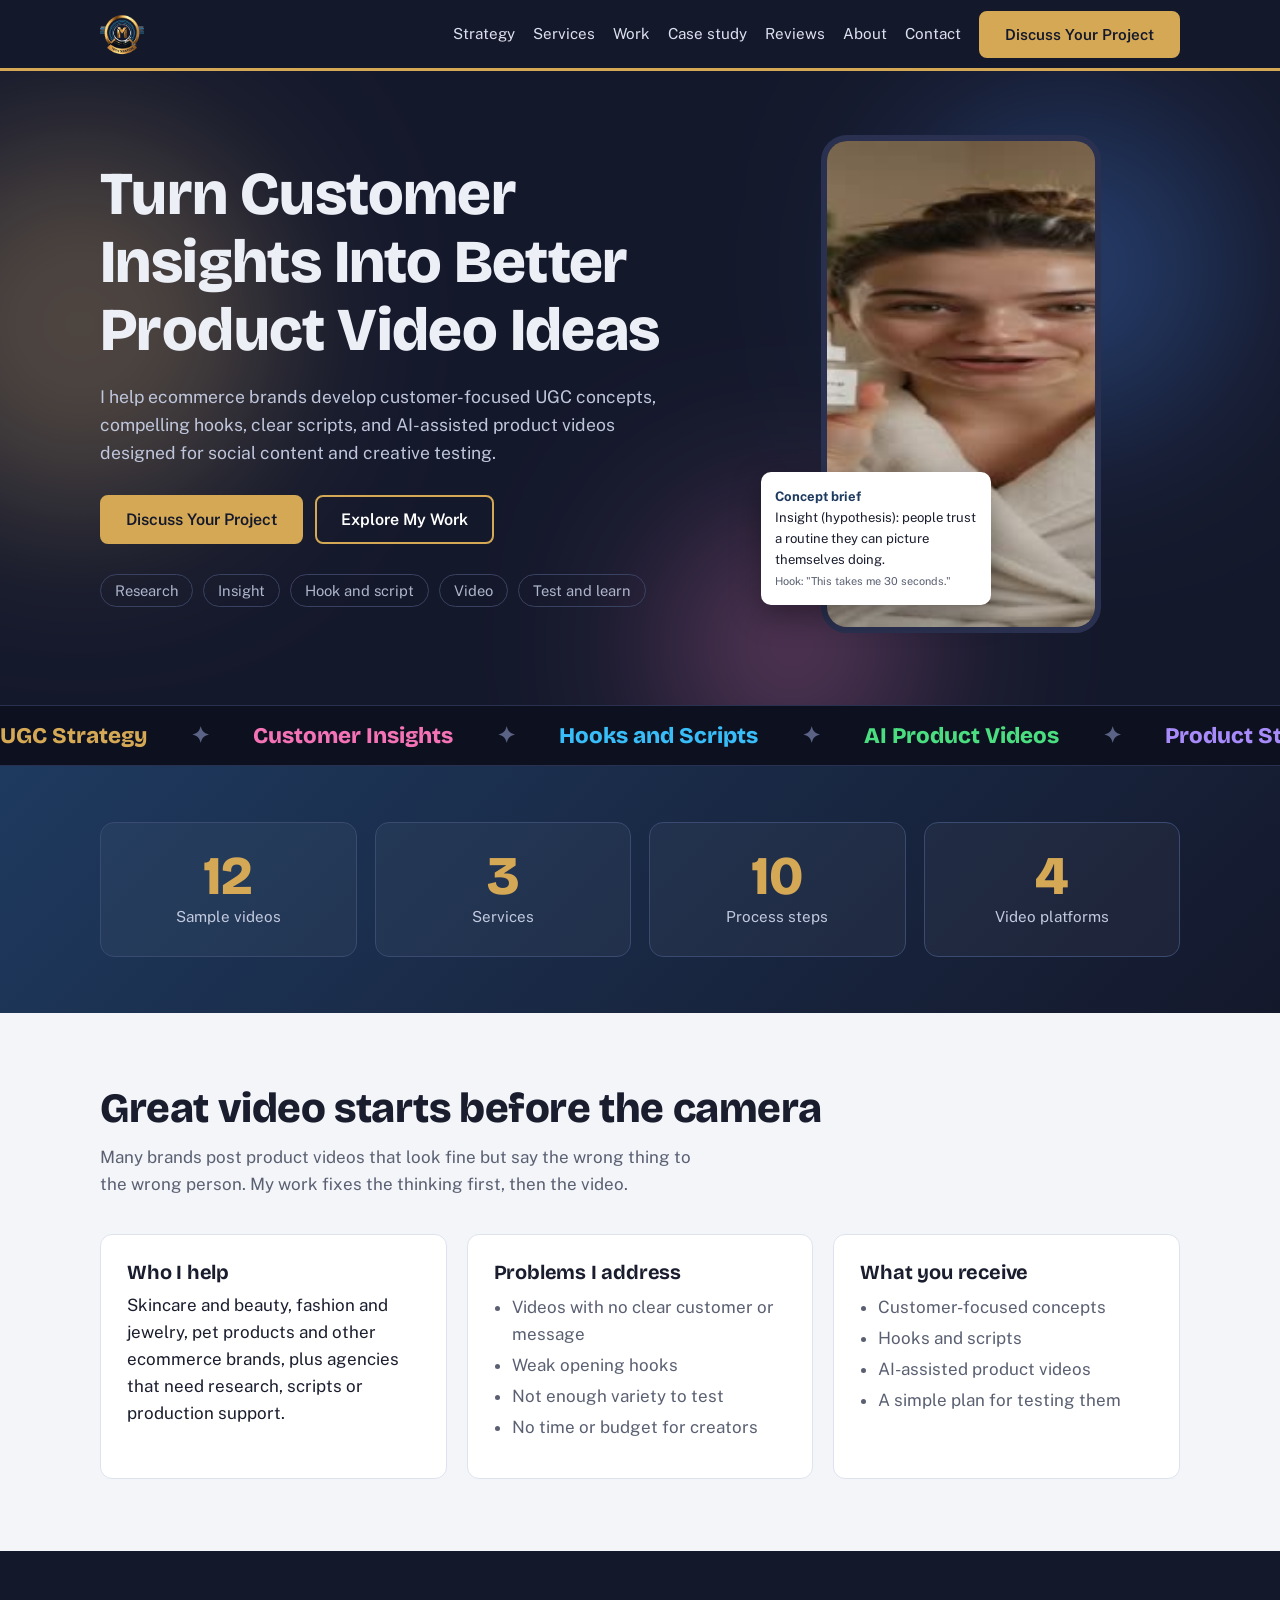
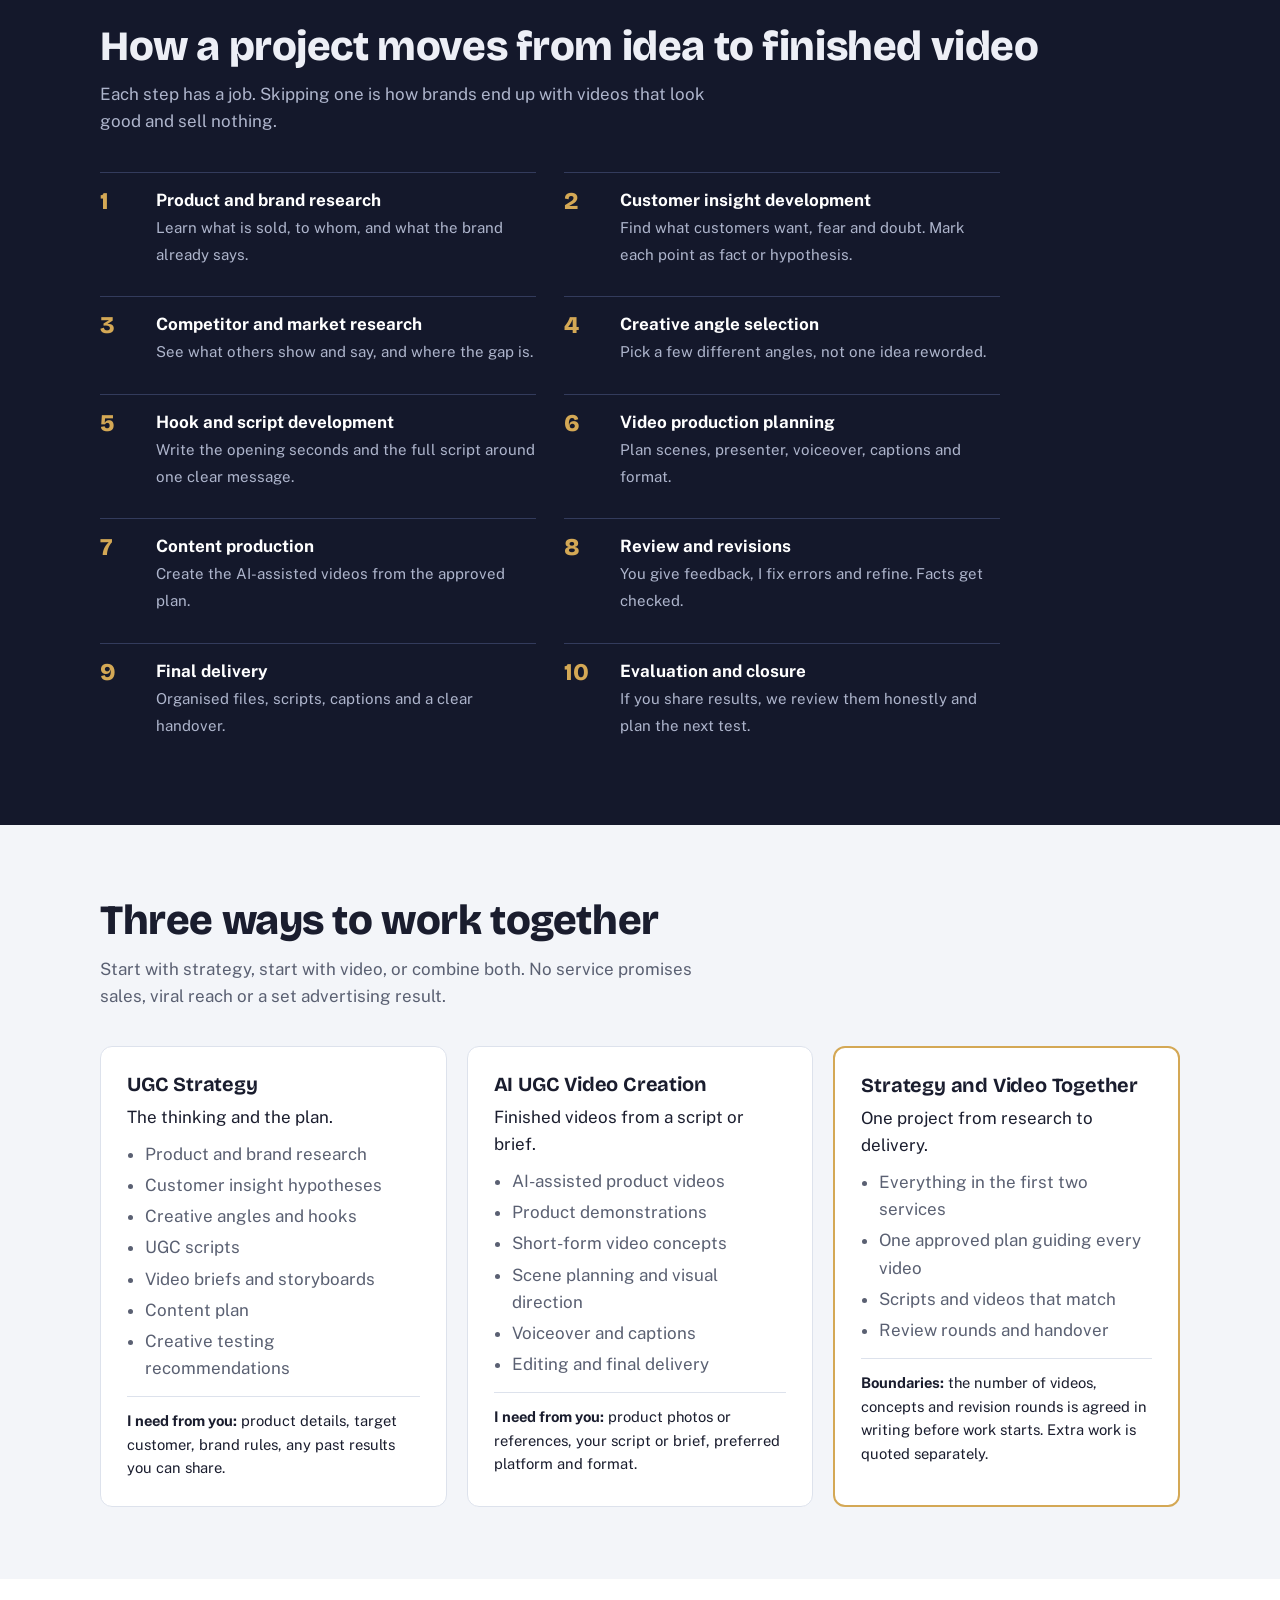
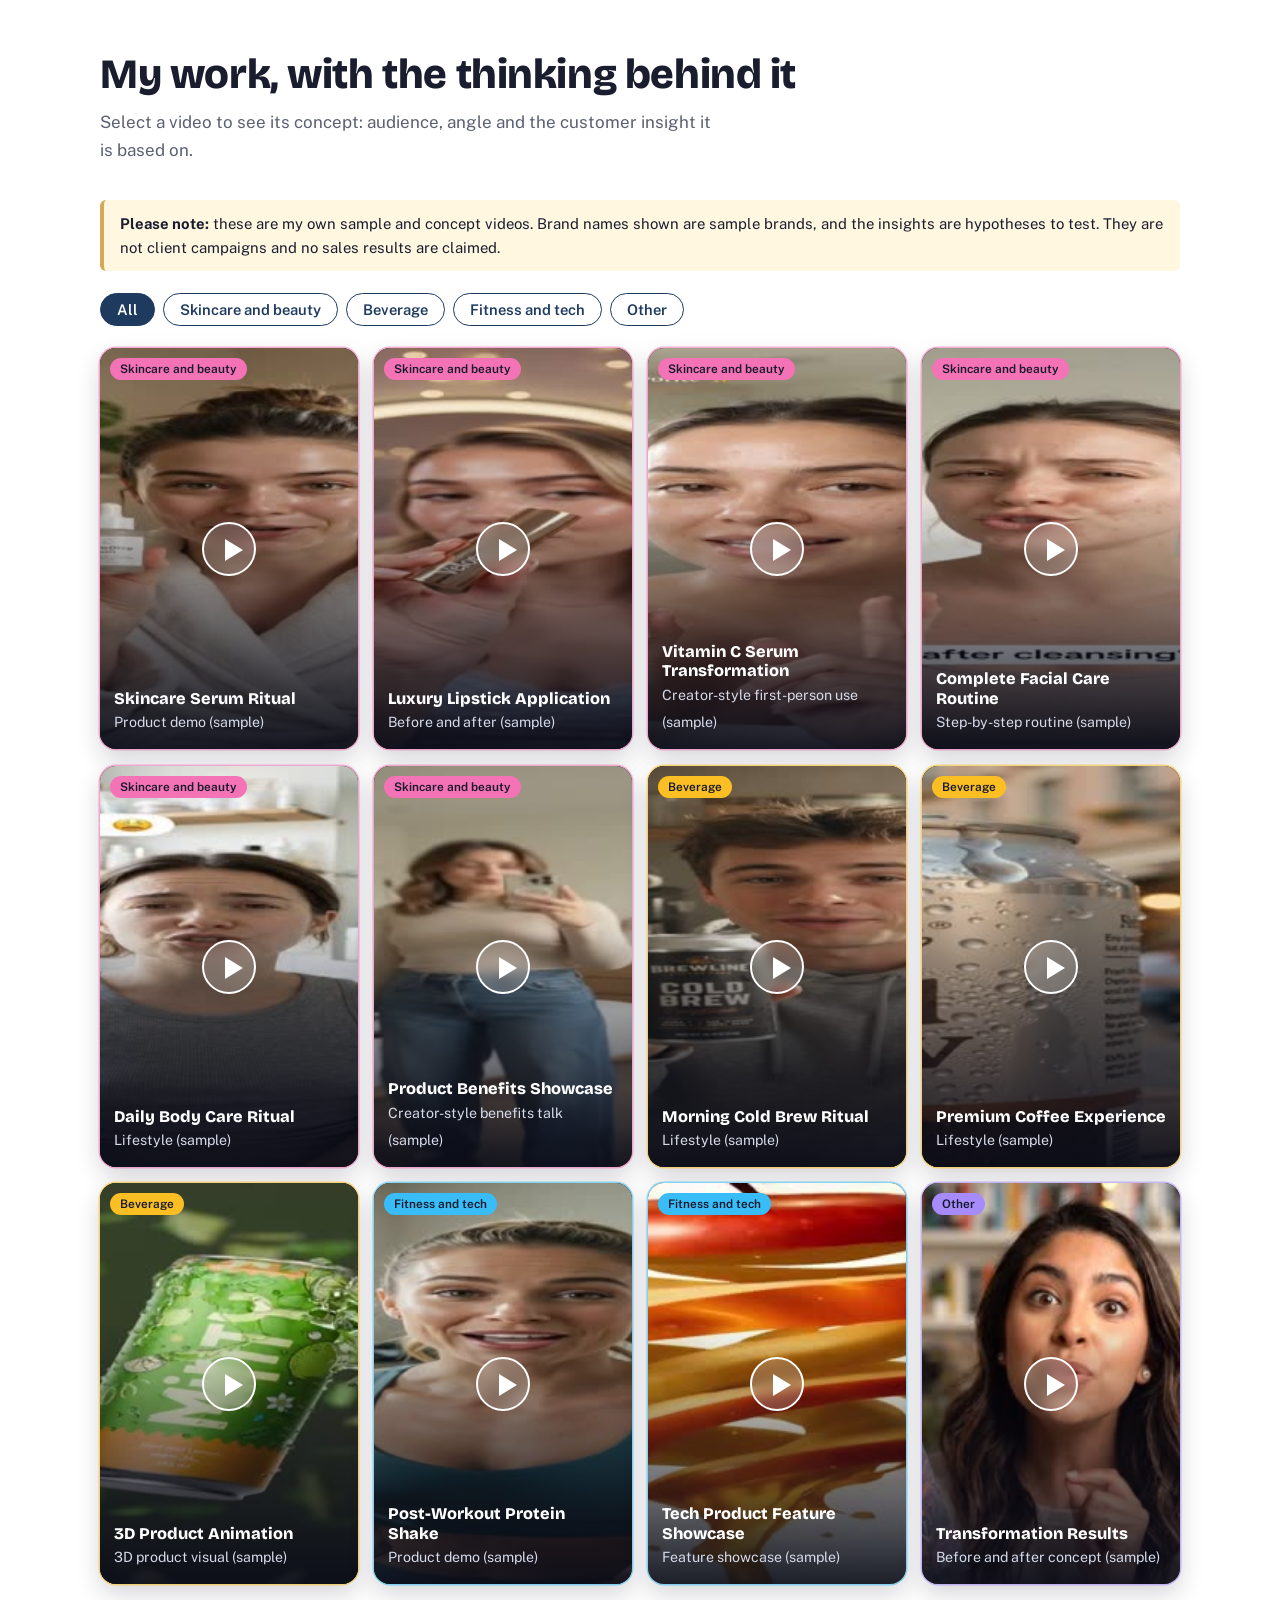
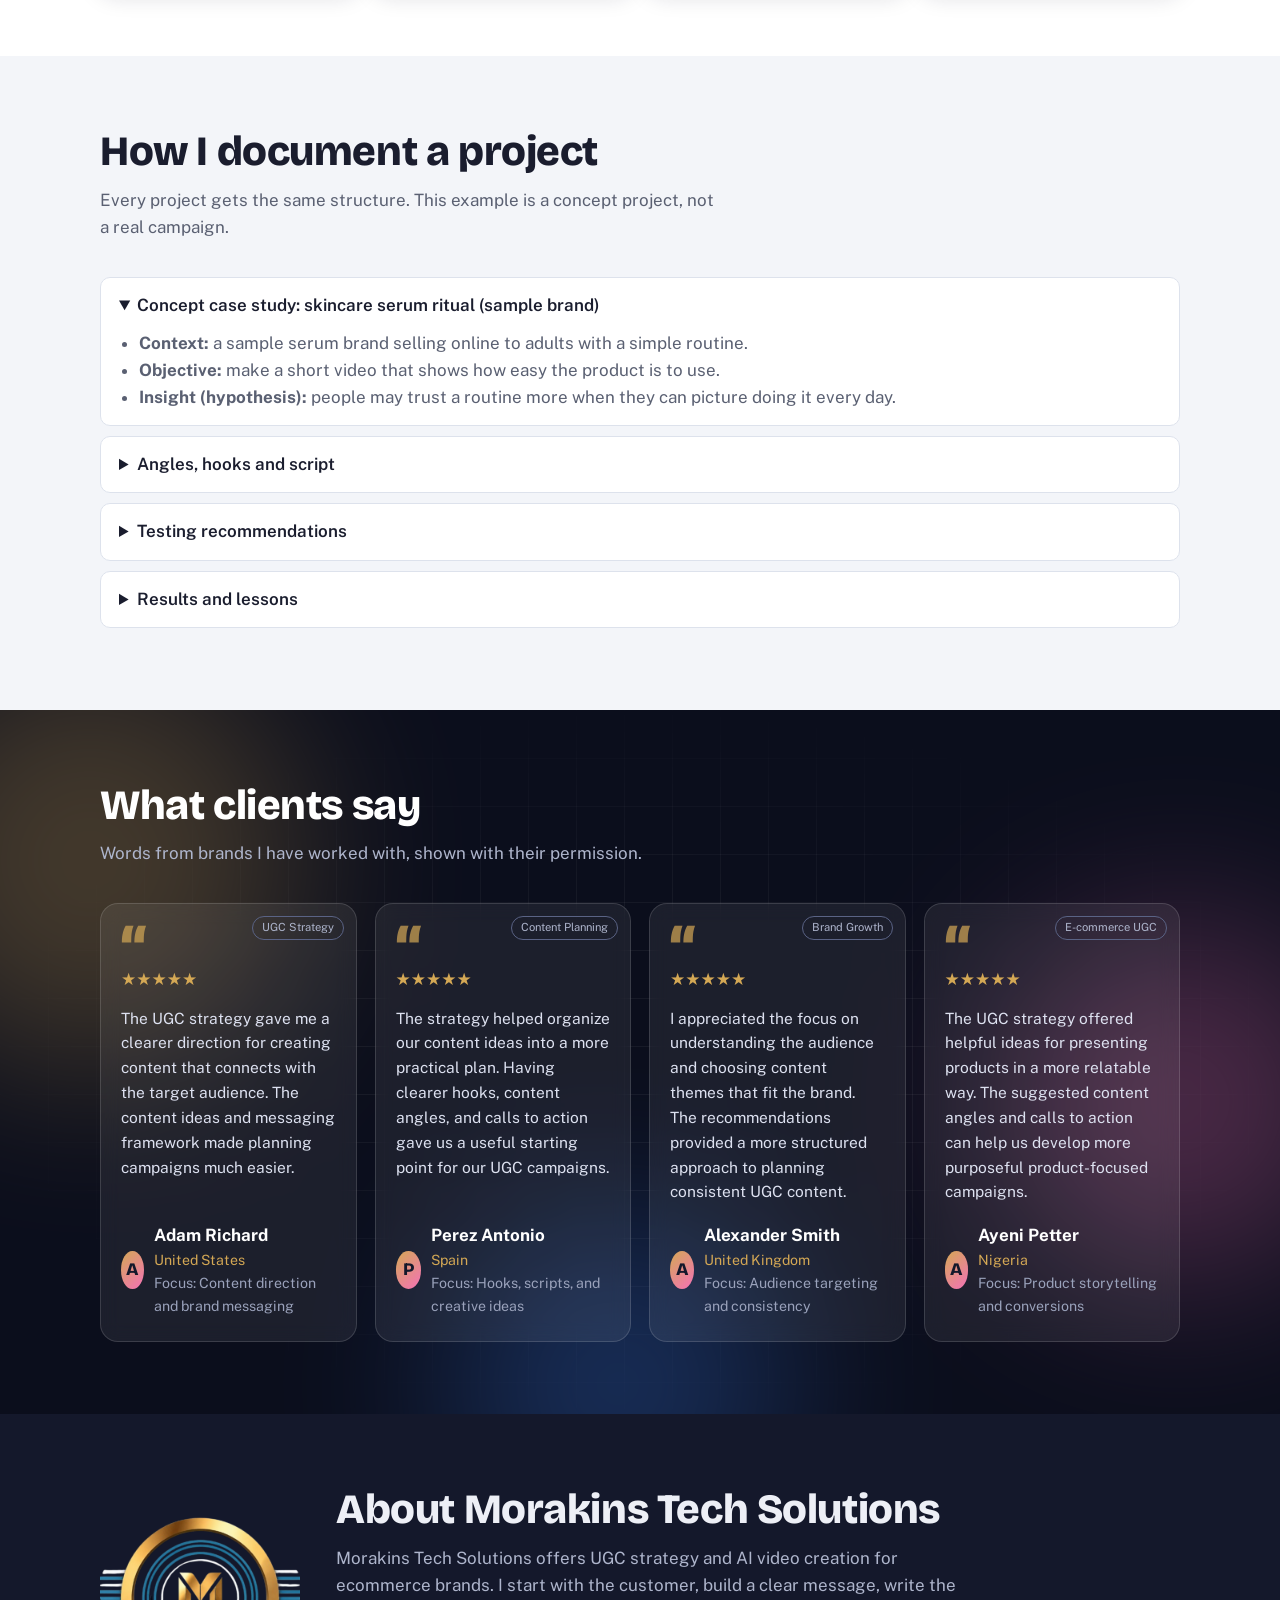
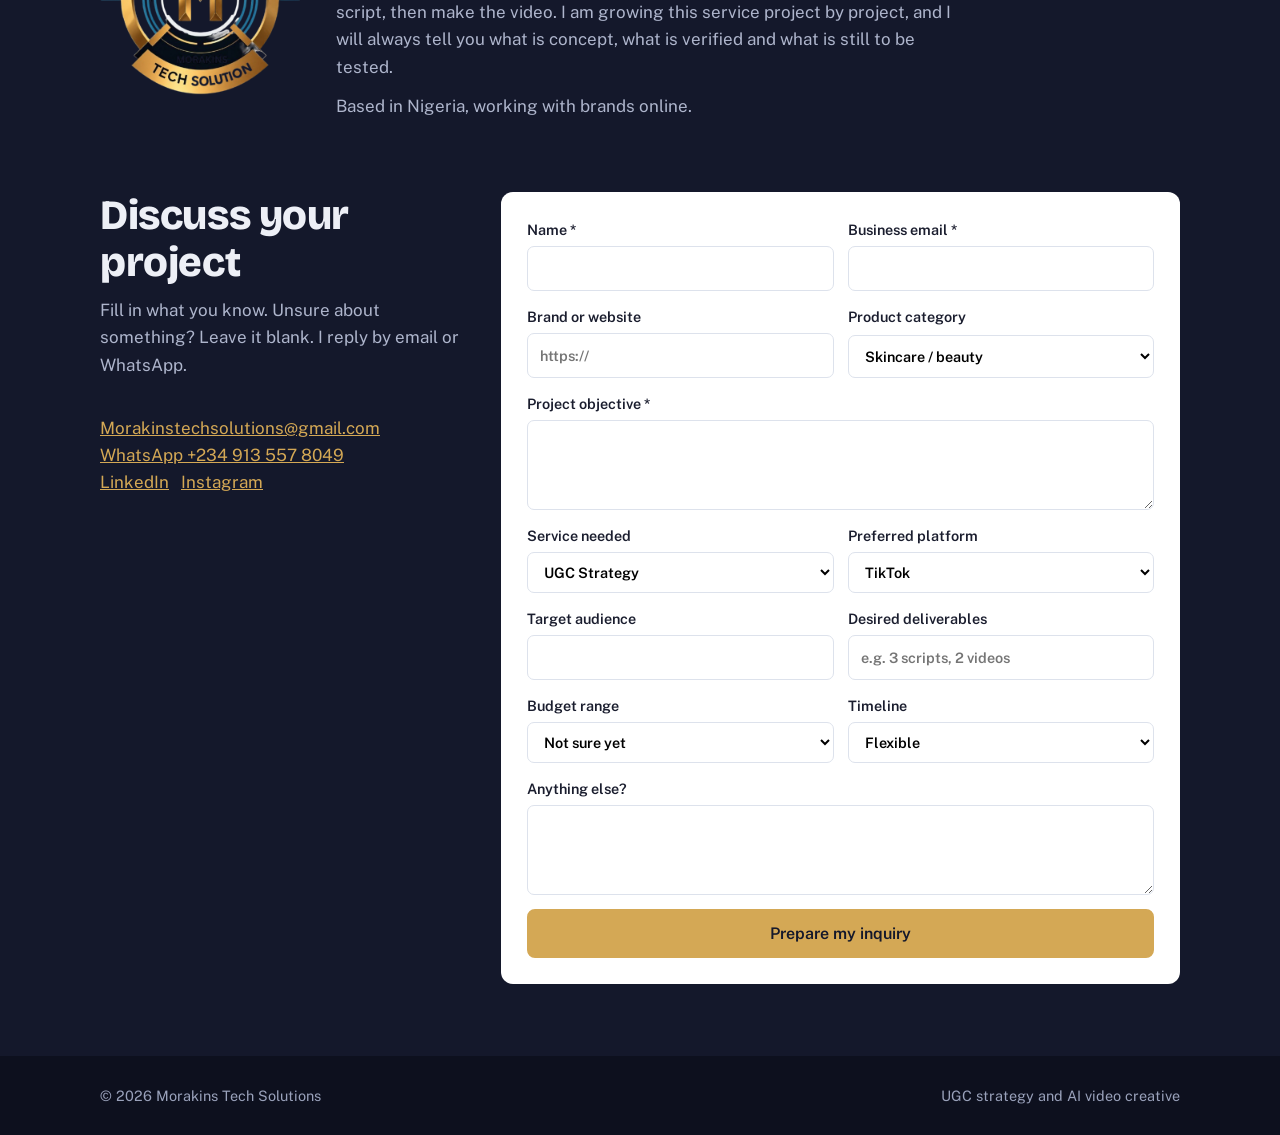
<file: home (2).html>
<!DOCTYPE html>
<html lang="en">
<head>
<meta charset="UTF-8">
<meta name="viewport" content="width=device-width, initial-scale=1">
<title>Morakins Tech Solutions | UGC Strategy and AI Video Creative for Ecommerce Brands</title>
<meta name="description" content="UGC strategy, scripts and AI-assisted product videos for ecommerce brands. Customer-focused concepts, hooks and creative testing plans.">
<link rel="preconnect" href="https://fonts.googleapis.com"><link rel="preconnect" href="https://fonts.gstatic.com" crossorigin>
<link href="https://fonts.googleapis.com/css2?family=Bricolage+Grotesque:wght@600;800&family=Public+Sans:wght@400;600&display=swap" rel="stylesheet">
<style>
:root{--navy:#14182B;--blue:#1E3A5F;--gold:#D4A855;--ink:#1A1D2E;--mute:#5A6072;--bg:#F3F5F9;--line:#DDE2EC;--white:#fff}
*{box-sizing:border-box;margin:0;padding:0}
html{scroll-behavior:smooth;scroll-padding-top:76px}
body{font:400 17px/1.6 'Public Sans',system-ui,sans-serif;color:var(--ink);background:var(--bg)}
h1,h2,h3{font-family:'Bricolage Grotesque',system-ui,sans-serif;line-height:1.12;letter-spacing:-.01em}
a{color:inherit}img,video{max-width:100%;display:block}
:focus-visible{outline:3px solid var(--gold);outline-offset:3px}
.wrap{max-width:1120px;margin:0 auto;padding:0 20px}
section{padding:72px 0}
h2{font-size:clamp(1.8rem,4vw,2.6rem);font-weight:800;margin-bottom:12px}
.lead{color:var(--mute);max-width:62ch;margin-bottom:36px}
.dark{background:var(--navy);color:#EDEFF6}.dark .lead{color:#AEB5CC}
header{position:sticky;top:0;z-index:50;background:var(--navy);border-bottom:3px solid var(--gold)}
.nav{display:flex;align-items:center;gap:18px;height:68px}
.nav img{height:44px;width:auto}
.nav ul{display:flex;gap:18px;list-style:none;margin-left:auto}
.nav a{text-decoration:none;color:#DCE0EE;font-size:.95rem}.nav a:hover{color:var(--gold)}
.btn{display:inline-block;padding:13px 24px;border-radius:8px;font-weight:600;text-decoration:none;border:2px solid var(--gold);cursor:pointer;font:600 1rem 'Public Sans',sans-serif}
.btn.p{background:var(--gold);color:var(--navy)}.btn.p:hover{background:#e3bb6c}
.btn.s{background:transparent;color:#fff}.btn.s:hover{background:rgba(212,168,85,.15)}
.btn.o{border-color:var(--blue);color:var(--blue);background:transparent}
.menu{display:none;margin-left:auto;background:none;border:2px solid var(--gold);color:#fff;border-radius:6px;padding:6px 12px;font-size:1rem}
.hero{padding:64px 0 72px}
.hero .wrap{display:grid;grid-template-columns:1.15fr .85fr;gap:48px;align-items:center}
.hero h1{font-size:clamp(2.2rem,5.4vw,3.8rem);font-weight:800;margin-bottom:18px}
.hero p{color:#BFC6DC;font-size:1.1rem;max-width:52ch;margin-bottom:28px}
.cta{display:flex;gap:12px;flex-wrap:wrap}
.chain{display:flex;gap:10px;flex-wrap:wrap;margin-top:30px;font-size:.92rem;color:#AEB5CC}
.chain span{border:1px solid #3A4262;border-radius:99px;padding:4px 14px}
.phone{position:relative;justify-self:center;width:min(280px,70vw)}
.phone video{width:100%;aspect-ratio:9/16;object-fit:cover;border-radius:26px;border:6px solid #2A3150;background:#000}
.brief{position:absolute;left:-60px;bottom:28px;width:230px;background:var(--white);color:var(--ink);border-radius:10px;padding:14px;font-size:.82rem;box-shadow:0 10px 30px rgba(0,0,0,.35)}
.brief b{display:block;color:var(--blue)}.brief small{color:var(--mute)}
.grid3{display:grid;grid-template-columns:repeat(3,1fr);gap:20px}
.panel{background:var(--white);border:1px solid var(--line);border-radius:12px;padding:26px}
.panel h3{font-size:1.25rem;margin-bottom:8px}
.panel ul{padding-left:18px;color:var(--mute);margin:10px 0}
.panel li{margin:4px 0}
.panel .need{border-top:1px solid var(--line);margin-top:14px;padding-top:12px;font-size:.92rem}
.panel.hl{border:2px solid var(--gold)}
.steps{list-style:none;counter-reset:s;display:grid;grid-template-columns:repeat(2,1fr);gap:14px 28px;max-width:900px}
.steps li{counter-increment:s;display:grid;grid-template-columns:44px 1fr;gap:12px;padding:14px 0;border-top:1px solid #333B5C}
.steps li::before{content:counter(s);font:800 1.5rem 'Bricolage Grotesque',sans-serif;color:var(--gold)}
.steps b{display:block;color:#fff}.steps span{color:#AEB5CC;font-size:.94rem}
.filters{display:flex;gap:8px;flex-wrap:wrap;margin-bottom:22px}
.filters button{border:1.5px solid var(--blue);background:transparent;color:var(--blue);padding:7px 16px;border-radius:99px;font:600 .92rem 'Public Sans',sans-serif;cursor:pointer}
.filters button[aria-pressed=true]{background:var(--blue);color:#fff}
.works{display:grid;grid-template-columns:repeat(4,1fr);gap:16px}
.note{background:#FFF7E0;border-left:4px solid var(--gold);padding:12px 16px;border-radius:6px;font-size:.93rem;margin-bottom:22px}
dialog{border:0;border-radius:14px;max-width:880px;width:94vw;padding:0;background:var(--white)}
dialog::backdrop{background:rgba(10,12,24,.8)}
.m{display:grid;grid-template-columns:minmax(0,.8fr) 1fr}
.m video{width:100%;max-height:82vh;background:#000}
.m .t{padding:22px;overflow:auto;max-height:82vh}.m dl{display:grid;grid-template-columns:auto 1fr;gap:6px 14px;font-size:.93rem;margin:12px 0}
.m dt{font-weight:600;color:var(--blue)}.x{position:absolute;right:10px;top:10px;background:var(--navy);color:#fff;border:0;border-radius:50%;width:36px;height:36px;font-size:1.1rem;cursor:pointer;z-index:2}
details{background:var(--white);border:1px solid var(--line);border-radius:10px;margin-bottom:10px;padding:14px 18px}
summary{font-weight:600;cursor:pointer}details p,details ul{margin-top:10px;color:var(--mute)}details ul{padding-left:20px}
.about{display:grid;grid-template-columns:200px 1fr;gap:36px;align-items:center}
form{display:grid;grid-template-columns:1fr 1fr;gap:14px;background:var(--white);color:var(--ink);padding:26px;border-radius:12px}
label{font-weight:600;font-size:.9rem;display:grid;gap:5px}.full{grid-column:1/-1}
input,select,textarea{font:inherit;padding:10px 12px;border:1.5px solid var(--line);border-radius:7px;width:100%;background:#fff}
textarea{min-height:90px}
#out{grid-column:1/-1;display:none;background:#EEF3FB;border-radius:8px;padding:16px}
#out .cta{margin-top:10px}#st{font-weight:600;margin-bottom:6px}
.contactgrid{display:grid;grid-template-columns:.7fr 1.3fr;gap:36px}
.contactgrid a{color:var(--gold)}
footer{background:#0D101E;color:#9AA2BB;padding:28px 0;font-size:.9rem}footer .wrap{display:flex;justify-content:space-between;gap:12px;flex-wrap:wrap}
@media(max-width:900px){.hero .wrap,.contactgrid,.about,.m{grid-template-columns:1fr}.grid3{grid-template-columns:1fr}.works{grid-template-columns:repeat(2,1fr)}.steps,form{grid-template-columns:1fr}.brief{left:auto;right:-8px;width:200px}.menu{display:block}.nav ul{display:none;position:absolute;top:68px;left:0;right:0;flex-direction:column;background:var(--navy);padding:16px 20px;gap:12px}.nav ul.open{display:flex}.nav .btn{display:none}section{padding:52px 0}.about img{width:120px}}
@media(prefers-reduced-motion:reduce){html{scroll-behavior:auto}}
.hero{position:relative;overflow:hidden}.hero .wrap{position:relative;z-index:2}
.orbs{position:absolute;inset:0;pointer-events:none}.orbs i{position:absolute;border-radius:50%;filter:blur(80px);opacity:.3;mix-blend-mode:screen;animation:drift 16s ease-in-out infinite alternate}
.orbs i:nth-child(1){width:380px;height:380px;background:#D4A855;left:-110px;top:10%}.orbs i:nth-child(2){width:320px;height:320px;background:#3B82F6;right:4%;top:6%;animation-delay:-5s}.orbs i:nth-child(3){width:260px;height:260px;background:#F472B6;right:28%;bottom:-70px;animation-delay:-9s}
@keyframes drift{to{transform:translate(70px,-50px) scale(1.2)}}
.hero h1 .w{display:inline-block;opacity:0;transform:translateY(.5em);animation:wup .8s cubic-bezier(.2,.7,.2,1) forwards;animation-delay:calc(var(--i)*.1s + .1s)}
@keyframes wup{to{opacity:1;transform:none}}
.btn.p{position:relative;overflow:hidden}.btn.p::after{content:"";position:absolute;inset:0;background:linear-gradient(110deg,transparent 30%,rgba(255,255,255,.55) 50%,transparent 70%);transform:translateX(-130%);transition:transform .7s}.btn.p:hover::after{transform:translateX(130%)}
.marq{background:#0D101E;border-block:1px solid #2A3150;overflow:hidden;padding:16px 0}
.marq .track{display:flex;width:max-content;animation:mq 45s linear infinite}.marq:hover .track{animation-play-state:paused}
.marq span{font:800 1.4rem 'Bricolage Grotesque',sans-serif;color:var(--ac);white-space:nowrap;padding-right:44px}.marq span::after{content:"\2726";margin-left:44px;color:#5A6385}
@keyframes mq{to{transform:translateX(-50%)}}
.stats{background:linear-gradient(135deg,#1E3A5F,#14182B);color:#fff;padding:56px 0}
.g4{display:grid;grid-template-columns:repeat(4,1fr);gap:18px}
.stat{text-align:center;padding:26px 12px;border:1px solid #3A4A70;border-radius:14px;background:rgba(255,255,255,.04)}
.stat b{display:block;font:800 clamp(2.2rem,5vw,3.4rem)/1 'Bricolage Grotesque',sans-serif;color:var(--gold)}.stat span{color:#C3CADF;font-size:.95rem}
.rv{opacity:0}.rv.in{animation:rise .65s cubic-bezier(.2,.7,.2,1) both;animation-delay:var(--d,0s)}@keyframes rise{from{opacity:0;transform:translateY(22px)}to{opacity:1}}
.card{position:relative;aspect-ratio:9/14;border:0;border-radius:16px;overflow:hidden;cursor:pointer;padding:0;text-align:left;font:inherit;color:#fff;background:#111;box-shadow:0 0 0 1.5px color-mix(in srgb,var(--ac) 55%,transparent),0 10px 24px rgba(20,24,43,.18);transition:transform .25s,box-shadow .25s;animation:pop .5s both;animation-delay:calc(var(--i,0)*.05s)}
.card img,.card .pv{position:absolute;inset:0;width:100%;height:100%;object-fit:cover;transition:transform .5s}.card .pv{z-index:1}
.card:hover{transform:translateY(-6px);box-shadow:0 0 0 2px var(--ac),0 0 26px color-mix(in srgb,var(--ac) 60%,transparent),0 16px 30px rgba(20,24,43,.3)}.card:hover img{transform:scale(1.07)}
.card::after{content:"";position:absolute;inset:0;z-index:2;background:linear-gradient(to top,rgba(10,12,24,.92) 0%,rgba(10,12,24,.35) 42%,transparent 65%)}
.card .bd{position:absolute;z-index:3;top:10px;left:10px;background:var(--ac);color:#14182B;font:600 .74rem 'Public Sans',sans-serif;padding:4px 10px;border-radius:99px}
.card .pl{position:absolute;z-index:3;top:50%;left:50%;width:54px;height:54px;margin:-27px 0 0 -27px;border-radius:50%;background:rgba(255,255,255,.2);backdrop-filter:blur(6px);border:2px solid #fff;transition:transform .25s,background .25s}
.card .pl::before{content:"";position:absolute;left:21px;top:15px;border-style:solid;border-width:11px 0 11px 18px;border-color:transparent transparent transparent #fff}.card:hover .pl{transform:scale(1.15);background:var(--ac)}
.card div{position:absolute;z-index:3;left:0;right:0;bottom:0;padding:14px}.card b{display:block;font:800 1.02rem/1.2 'Bricolage Grotesque',sans-serif}.card small{color:#D5DAEA}
@keyframes pop{from{opacity:0;transform:translateY(18px) scale(.96)}}
@media(max-width:900px){.g4{grid-template-columns:repeat(2,1fr)}.marq span{font-size:1.1rem}}
@media(prefers-reduced-motion:reduce){.orbs i,.marq .track,.card{animation:none}.hero h1 .w{opacity:1;transform:none;animation:none}.rv{opacity:1}.marq{overflow-x:auto}}
.rvs{position:relative;overflow:hidden;background:#0B0E1C;color:#fff}
.rvs::before{content:"";position:absolute;inset:0;background-image:linear-gradient(rgba(255,255,255,.05) 1px,transparent 1px),linear-gradient(90deg,rgba(255,255,255,.05) 1px,transparent 1px);background-size:48px 48px;-webkit-mask-image:radial-gradient(ellipse at center,#000 30%,transparent 75%);mask-image:radial-gradient(ellipse at center,#000 30%,transparent 75%);animation:gm 20s linear infinite}
@keyframes gm{to{background-position:48px 48px}}
.aur{position:absolute;inset:0;pointer-events:none}.aur i{position:absolute;border-radius:50%;filter:blur(90px);opacity:.28;animation:drift 18s ease-in-out infinite alternate}
.aur i:nth-child(1){width:420px;height:420px;background:#D4A855;left:-120px;top:-60px}.aur i:nth-child(2){width:360px;height:360px;background:#F472B6;right:-80px;top:30%;animation-delay:-6s}.aur i:nth-child(3){width:340px;height:340px;background:#3B82F6;left:35%;bottom:-140px;animation-delay:-11s}
.rvs .wrap{position:relative;z-index:2}.rvs .lead{color:#AEB5CC}
.rgrid{display:grid;grid-template-columns:repeat(4,1fr);gap:18px;perspective:1000px}
.rw{animation:fl 6s ease-in-out infinite;animation-delay:calc(var(--i)*-1.4s)}@keyframes fl{50%{transform:translateY(-9px)}}
.rc{position:relative;height:100%;min-height:270px;display:flex;flex-direction:column;padding:24px 20px;border-radius:18px;background:rgba(255,255,255,.07);-webkit-backdrop-filter:blur(10px);backdrop-filter:blur(10px);border:1px solid rgba(255,255,255,.14);transition:transform .2s ease,border-color .3s,box-shadow .3s}
.rc::before{content:"";position:absolute;inset:0;border-radius:inherit;pointer-events:none;background:radial-gradient(240px circle at var(--mx,50%) var(--my,50%),rgba(212,168,85,.3),transparent 60%);opacity:0;transition:opacity .3s}
.rc:hover{border-color:var(--gold);box-shadow:0 20px 50px rgba(0,0,0,.5)}.rc:hover::before{opacity:1}
.rc .q{font:800 4rem/.7 'Bricolage Grotesque',serif;color:var(--gold);opacity:.7;height:30px}
.rc .st{margin-top:8px}.rc .st span{display:inline-block;color:var(--gold);animation:tw 2.4s ease-in-out infinite;animation-delay:calc(var(--k)*.2s)}
.rc .st .off{color:rgba(255,255,255,.25);animation:none}@keyframes tw{50%{transform:scale(1.28);filter:drop-shadow(0 0 6px #D4A855)}}
.rc p{flex:1;margin:12px 0 18px;color:#DDE1F0;font-size:.97rem}
.rc .who{display:flex;gap:10px;align-items:center}.rc .who small{display:block;color:#9AA2BB}
.rc .av{width:38px;height:38px;border-radius:50%;display:grid;place-items:center;background:linear-gradient(135deg,#D4A855,#F472B6);color:#14182B;font:800 1.1rem 'Bricolage Grotesque',sans-serif}
.rc .bdg{position:absolute;top:12px;right:12px;font-size:.7rem;border:1px solid #5A6385;color:#AEB5CC;border-radius:99px;padding:2px 9px}
@media(max-width:900px){.rgrid{grid-template-columns:repeat(2,1fr)}}@media(max-width:560px){.rgrid{grid-template-columns:1fr}}
@media(prefers-reduced-motion:reduce){.rvs::before,.aur i,.rw,.rc .st span{animation:none}}
</style>
</head>
<body>
<header><div class="wrap nav">
<a href="#top" aria-label="Morakins Tech Solutions home"><img src="Morakins_brand_logo-removebg-preview.png" alt="Morakins Tech Solutions logo"></a>
<button class="menu" aria-expanded="false" aria-controls="nl">Menu</button>
<ul id="nl"><li><a href="#strategy">Strategy</a></li><li><a href="#services">Services</a></li><li><a href="#work">Work</a></li><li><a href="#casestudy">Case study</a></li><li><a href="#reviews">Reviews</a></li><li><a href="#about">About</a></li><li><a href="#contact">Contact</a></li></ul>
<a class="btn p" href="#contact">Discuss Your Project</a>
</div></header>

<main id="top">
<section class="hero dark"><div class="orbs" aria-hidden="true"><i></i><i></i><i></i></div><div class="wrap">
<div>
<h1>Turn Customer Insights Into Better Product Video Ideas</h1>
<p>I help ecommerce brands develop customer-focused UGC concepts, compelling hooks, clear scripts, and AI-assisted product videos designed for social content and creative testing.</p>
<div class="cta"><a class="btn p" href="#contact">Discuss Your Project</a><a class="btn s" href="#work">Explore My Work</a></div>
<div class="chain" aria-label="My process in short"><span>Research</span><span>Insight</span><span>Hook and script</span><span>Video</span><span>Test and learn</span></div>
</div>
<div class="phone">
<video id="heroV" muted loop playsinline autoplay preload="metadata" poster="Skincare%20GlowDrop%20Serum_thumb.jpg" aria-label="Sample UGC video: skincare serum ritual"><source src="Skincare%20GlowDrop%20Serum.mp4" type="video/mp4"></video>
<div class="brief"><b>Concept brief</b>Insight (hypothesis): people trust a routine they can picture themselves doing.<br><small>Hook: "This takes me 30 seconds."</small></div>
</div>
</div></section>

<div class="marq" aria-label="Topics I work on"><div class="track" id="mq"></div></div>
<section class="stats" aria-label="Portfolio at a glance"><div class="wrap"><div class="g4" id="stats"></div></div></section>
<section id="problems"><div class="wrap">
<h2>Great video starts before the camera</h2>
<p class="lead">Many brands post product videos that look fine but say the wrong thing to the wrong person. My work fixes the thinking first, then the video.</p>
<div class="grid3">
<div class="panel"><h3>Who I help</h3><p>Skincare and beauty, fashion and jewelry, pet products and other ecommerce brands, plus agencies that need research, scripts or production support.</p></div>
<div class="panel"><h3>Problems I address</h3><ul><li>Videos with no clear customer or message</li><li>Weak opening hooks</li><li>Not enough variety to test</li><li>No time or budget for creators</li></ul></div>
<div class="panel"><h3>What you receive</h3><ul><li>Customer-focused concepts</li><li>Hooks and scripts</li><li>AI-assisted product videos</li><li>A simple plan for testing them</li></ul></div>
</div></div></section>

<section id="strategy" class="dark"><div class="wrap">
<h2>How a project moves from idea to finished video</h2>
<p class="lead">Each step has a job. Skipping one is how brands end up with videos that look good and sell nothing.</p>
<ol class="steps">
<li><div><b>Product and brand research</b><span>Learn what is sold, to whom, and what the brand already says.</span></div></li>
<li><div><b>Customer insight development</b><span>Find what customers want, fear and doubt. Mark each point as fact or hypothesis.</span></div></li>
<li><div><b>Competitor and market research</b><span>See what others show and say, and where the gap is.</span></div></li>
<li><div><b>Creative angle selection</b><span>Pick a few different angles, not one idea reworded.</span></div></li>
<li><div><b>Hook and script development</b><span>Write the opening seconds and the full script around one clear message.</span></div></li>
<li><div><b>Video production planning</b><span>Plan scenes, presenter, voiceover, captions and format.</span></div></li>
<li><div><b>Content production</b><span>Create the AI-assisted videos from the approved plan.</span></div></li>
<li><div><b>Review and revisions</b><span>You give feedback, I fix errors and refine. Facts get checked.</span></div></li>
<li><div><b>Final delivery</b><span>Organised files, scripts, captions and a clear handover.</span></div></li>
<li><div><b>Evaluation and closure</b><span>If you share results, we review them honestly and plan the next test.</span></div></li>
</ol></div></section>

<section id="services"><div class="wrap">
<h2>Three ways to work together</h2>
<p class="lead">Start with strategy, start with video, or combine both. No service promises sales, viral reach or a set advertising result.</p>
<div class="grid3">
<div class="panel"><h3>UGC Strategy</h3><p>The thinking and the plan.</p><ul><li>Product and brand research</li><li>Customer insight hypotheses</li><li>Creative angles and hooks</li><li>UGC scripts</li><li>Video briefs and storyboards</li><li>Content plan</li><li>Creative testing recommendations</li></ul><p class="need"><b>I need from you:</b> product details, target customer, brand rules, any past results you can share.</p></div>
<div class="panel"><h3>AI UGC Video Creation</h3><p>Finished videos from a script or brief.</p><ul><li>AI-assisted product videos</li><li>Product demonstrations</li><li>Short-form video concepts</li><li>Scene planning and visual direction</li><li>Voiceover and captions</li><li>Editing and final delivery</li></ul><p class="need"><b>I need from you:</b> product photos or references, your script or brief, preferred platform and format.</p></div>
<div class="panel hl"><h3>Strategy and Video Together</h3><p>One project from research to delivery.</p><ul><li>Everything in the first two services</li><li>One approved plan guiding every video</li><li>Scripts and videos that match</li><li>Review rounds and handover</li></ul><p class="need"><b>Boundaries:</b> the number of videos, concepts and revision rounds is agreed in writing before work starts. Extra work is quoted separately.</p></div>
</div></div></section>

<section id="work" style="background:#fff"><div class="wrap">
<h2>My work, with the thinking behind it</h2>
<p class="lead">Select a video to see its concept: audience, angle and the customer insight it is based on.</p>
<p class="note"><b>Please note:</b> these are my own sample and concept videos. Brand names shown are sample brands, and the insights are hypotheses to test. They are not client campaigns and no sales results are claimed.</p>
<div class="filters" role="group" aria-label="Filter work"></div>
<div class="works" id="works"></div>
</div></section>

<section id="casestudy"><div class="wrap">
<h2>How I document a project</h2>
<p class="lead">Every project gets the same structure. This example is a concept project, not a real campaign.</p>
<details open><summary>Concept case study: skincare serum ritual (sample brand)</summary>
<ul><li><b>Context:</b> a sample serum brand selling online to adults with a simple routine.</li><li><b>Objective:</b> make a short video that shows how easy the product is to use.</li><li><b>Insight (hypothesis):</b> people may trust a routine more when they can picture doing it every day.</li></ul></details>
<details><summary>Angles, hooks and script</summary>
<ul><li><b>Angle A, the 30-second routine:</b> hook "My whole routine takes 30 seconds."</li><li><b>Angle B, the doubt:</b> hook "I thought serums were a waste of money."</li><li><b>Angle C, the shelf check:</b> hook "Three things I look for in a serum."</li></ul>
<p>Script outline: hook (0-3s), the problem, product shown in use, [benefit verified with the client], simple call to action. Product claims are only added after the client confirms them.</p></details>
<details><summary>Testing recommendations</summary>
<ul><li>Compare the three hooks with the same video body, one change at a time.</li><li>Run each long enough to judge on thumb-stop rate and watch time, not on a single day.</li></ul></details>
<details><summary>Results and lessons</summary><p>No results to report. This is a concept project and no campaign was run. For real client work this section holds verified numbers from the client, with limits stated, plus lessons and next steps.</p></details>
</div></section>

<section id="reviews" class="rvs"><div class="aur" aria-hidden="true"><i></i><i></i><i></i></div><div class="wrap">
<h2>What clients say</h2>
<p class="lead">Words from brands I have worked with, shown with their permission.</p>
<div class="rgrid" id="revlist"></div>
</div></section>

<section id="about" class="dark"><div class="wrap about">
<img src="Morakins_brand_logo-removebg-preview.png" alt="Morakins Tech Solutions logo" loading="lazy">
<div><h2>About Morakins Tech Solutions</h2>
<p class="lead" style="margin-bottom:12px">Morakins Tech Solutions offers UGC strategy and AI video creation for ecommerce brands. I start with the customer, build a clear message, write the script, then make the video. I am growing this service project by project, and I will always tell you what is concept, what is verified and what is still to be tested.</p>
<p style="color:#AEB5CC">Based in Nigeria, working with brands online.</p></div>
</div></section>

<section id="contact" class="dark" style="padding-top:0"><div class="wrap contactgrid">
<div><h2>Discuss your project</h2><p class="lead">Fill in what you know. Unsure about something? Leave it blank. I reply by email or WhatsApp.</p>
<p><a href="mailto:Morakinstechsolutions@gmail.com">Morakinstechsolutions@gmail.com</a></p>
<p><a href="https://wa.me/2349135578049" target="_blank" rel="noopener">WhatsApp +234 913 557 8049</a></p>
<p><a href="https://www.linkedin.com/in/morakins-elijah-78a88740a" target="_blank" rel="noopener">LinkedIn</a> &nbsp; <a href="https://www.instagram.com/abheymiracle/" target="_blank" rel="noopener">Instagram</a></p></div>
<form id="f" novalidate>
<label>Name *<input name="Name" required autocomplete="name"></label>
<label>Business email *<input name="Email" type="email" required autocomplete="email"></label>
<label>Brand or website<input name="Website" placeholder="https://"></label>
<label>Product category<select name="Category"><option>Skincare / beauty</option><option>Fashion / jewelry</option><option>Pet products</option><option>Other ecommerce</option><option>Agency</option></select></label>
<label class="full">Project objective *<textarea name="Objective" required></textarea></label>
<label>Service needed<select name="Service"><option>UGC Strategy</option><option>AI UGC Video Creation</option><option>Strategy and Video Together</option><option>Not sure yet</option></select></label>
<label>Preferred platform<select name="Platform"><option>TikTok</option><option>Instagram Reels</option><option>Facebook</option><option>YouTube Shorts</option><option>Not sure</option></select></label>
<label>Target audience<input name="Audience"></label>
<label>Desired deliverables<input name="Deliverables" placeholder="e.g. 3 scripts, 2 videos"></label>
<label>Budget range<select name="Budget"><option>Not sure yet</option><option>Under $200</option><option>$200 to $500</option><option>$500 to $1,000</option><option>Over $1,000</option></select></label>
<label>Timeline<select name="Timeline"><option>Flexible</option><option>Within 1 week</option><option>1 to 2 weeks</option><option>2 to 4 weeks</option></select></label>
<label class="full">Anything else?<textarea name="Notes"></textarea></label>
<button class="btn p full" type="submit">Prepare my inquiry</button>
<div id="out" role="status" aria-live="polite"><p id="st"></p><div class="cta"><a class="btn o" id="em" href="#">Send by email</a><a class="btn o" id="wa" href="#" target="_blank" rel="noopener">Send on WhatsApp</a><button class="btn o" type="button" id="cp">Copy message</button></div></div>
</form>
</div></section>
</main>
<footer><div class="wrap"><span>© <span id="yr"></span> Morakins Tech Solutions</span><span>UGC strategy and AI video creative</span></div></footer>

<dialog id="dlg" aria-label="Video details"><button class="x" aria-label="Close" id="dx">×</button><div class="m"><video id="mv" controls playsinline preload="none"></video><div class="t" id="mt"></div></div></dialog>

<script>
var FORM_ENDPOINT="";// Optional: paste a Formspree URL here to enable direct sending.
var V=[
["Skincare GlowDrop Serum.mp4","Skincare Serum Ritual","Skincare and beauty","Product demo","TikTok, Reels","Adults building a simple routine","The easy daily ritual","People may trust a serum more when they see how little effort it takes each day."],
["BeautyCosmetics Velora Satin Glow Lipstick.mp4","Luxury Lipstick Application","Skincare and beauty","Before and after","Instagram Reels","Shoppers who want a polished everyday look","Finish up close","Shoppers want to see the finish on skin before they buy."],
["Skincare GlowDrop Serum.mp4",0],
["Creator_applying_Vitamin_C_serum_20260920115004.mp4","Vitamin C Serum Transformation","Skincare and beauty","Creator-style first-person use","TikTok","Skincare shoppers who want proof of use","First-person routine","First-person use may feel more credible than a plain product shot."],
["Creator_Facial_Routine.mp4","Complete Facial Care Routine","Skincare and beauty","Step-by-step routine","TikTok, Reels","Beginners who feel lost in skincare","Routine walkthrough","Beginners may buy when the steps look easy to copy."],
["PureGlow_Body_Wash.mp4","Daily Body Care Ritual","Skincare and beauty","Lifestyle","Reels","People who treat the shower as self-care","Self-care moment","A daily product sells better when tied to a feeling, not only a function."],
["Creator_Product_Benefits.mp4","Product Benefits Showcase","Skincare and beauty","Creator-style benefits talk","TikTok","Shoppers comparing similar products","Benefits in plain words","Shoppers may prefer benefits explained simply by a person over a feature list."],
["Beverage Brewline Cold Brew.mp4","Morning Cold Brew Ritual","Beverage","Lifestyle","TikTok, Reels","Busy morning drinkers","Ritual over caffeine","A drink may feel worth buying when tied to a calm morning moment."],
["Woman_drinking_cold_brew_coffee.mp4","Premium Coffee Experience","Beverage","Lifestyle","Reels","Coffee lovers who like a treat","The premium moment","Sensory close-ups may make a drink feel more premium."],
["From Main Klickpin CF- Soda Can 3d Product Animation - 2KhLKQjL1.mp4","3D Product Animation","Beverage","3D product visual","Paid social","Brands needing a hero visual","Product as the hero","A clean 3D visual can stop the scroll where real footage is not available."],
["Fitness Supplement  PureFuel Protein Shaker.mp4","Post-Workout Protein Shake","Fitness and tech","Product demo","Reels, Shorts","Gym-goers who want simple routines","Convenience after training","Buyers may care more about easy mixing than ingredient lists."],
["AI Products Video.mp4","Tech Product Feature Showcase","Fitness and tech","Feature showcase","Shorts, Reels","Online shoppers asking what it does","One feature, shown fast","Showing one clear feature quickly answers the first question buyers have."],
["video_4669d95b-00c9-43b2-9f20-91c151f9d3ba.mp4","Transformation Results","Other","Before and after concept","TikTok, Reels","To be confirmed","Transformation","To be confirmed."]
].filter(function(x){return x[1]!==0});
var $=function(s){return document.querySelector(s)},th=function(f){return encodeURI(f.replace(/\.mp4$/,"_thumb.jpg"))};
var cats=["All"].concat(V.map(function(v){return v[2]}).filter(function(c,i,a){return a.indexOf(c)===i}));
var fl=$(".filters"),wk=$("#works");
cats.forEach(function(c,i){var b=document.createElement("button");b.textContent=c;b.setAttribute("aria-pressed",i==0);b.onclick=function(){fl.querySelectorAll("button").forEach(function(x){x.setAttribute("aria-pressed",x===b)});draw(c)};fl.appendChild(b)});
var AC={"Skincare and beauty":"#F472B6","Beverage":"#FBBF24","Fitness and tech":"#38BDF8","Other":"#A78BFA"};
function hv(b,f){var vd;b.addEventListener("mouseenter",function(){if(matchMedia("(hover:none)").matches||matchMedia("(prefers-reduced-motion:reduce)").matches)return;vd=document.createElement("video");vd.src=encodeURI(f);vd.muted=true;vd.loop=true;vd.playsInline=true;vd.className="pv";b.insertBefore(vd,b.firstChild);vd.play().catch(function(){})});b.addEventListener("mouseleave",function(){if(vd){vd.remove();vd=null}})}
function draw(c){wk.innerHTML="";var n=0;V.forEach(function(v,i){if(c!=="All"&&v[2]!==c)return;var b=document.createElement("button");b.className="card";b.style.setProperty("--ac",AC[v[2]]||"#D4A855");b.style.setProperty("--i",n++);b.setAttribute("aria-label","Play "+v[1]);b.innerHTML='<img loading="lazy" alt="" src="'+th(v[0])+'"><span class="bd"></span><span class="pl"></span><div><b></b><small></small></div>';b.querySelector(".bd").textContent=v[2];b.querySelector("b").textContent=v[1];b.querySelector("small").textContent=v[3]+" (sample)";b.onclick=function(){open_(i)};hv(b,v[0]);wk.appendChild(b)})}
draw("All");
var d=$("#dlg"),mv=$("#mv");
function open_(i){var v=V[i];mv.src=encodeURI(v[0]);mv.poster=th(v[0]);var t=$("#mt");t.innerHTML="<h3></h3><p class='note' style='margin:10px 0'>Concept and hypothesis. Not a client result.</p><dl></dl>";t.querySelector("h3").textContent=v[1];var L=[["Category",v[2]],["Format",v[3]],["Platform",v[4]],["Audience",v[5]],["Angle",v[6]],["Insight (hypothesis)",v[7]]];L.forEach(function(r){var a=document.createElement("dt"),b=document.createElement("dd");a.textContent=r[0];b.textContent=r[1];t.querySelector("dl").append(a,b)});d.showModal();mv.play().catch(function(){})}
function close_(){mv.pause();d.close()}
$("#dx").onclick=close_;d.addEventListener("close",function(){mv.pause()});d.addEventListener("click",function(e){if(e.target===d)close_()});
var mb=$(".menu"),nl=$("#nl");mb.onclick=function(){var o=nl.classList.toggle("open");mb.setAttribute("aria-expanded",o)};nl.onclick=function(e){if(e.target.tagName=="A"){nl.classList.remove("open");mb.setAttribute("aria-expanded","false")}};
$("#yr").textContent=new Date().getFullYear();
var f=$("#f"),out=$("#out"),st=$("#st"),msg="";
f.addEventListener("submit",function(e){e.preventDefault();var fd=new FormData(f),n=fd.get("Name").trim(),em=fd.get("Email").trim(),ob=fd.get("Objective").trim();
out.style.display="block";
if(!n||!em||!ob||!/^\S+@\S+\.\S+$/.test(em)){st.textContent="Please add your name, a valid email and your project objective.";$("#out .cta").style.display="none";return}
$("#out .cta").style.display="flex";
msg="New project inquiry for Morakins Tech Solutions\n\n";fd.forEach(function(v,k){if(String(v).trim())msg+=k+": "+String(v).trim()+"\n"});
if(FORM_ENDPOINT){fetch(FORM_ENDPOINT,{method:"POST",headers:{"Content-Type":"application/json",Accept:"application/json"},body:JSON.stringify(Object.fromEntries(fd))}).then(function(r){st.textContent=r.ok?"Your inquiry was sent. I will reply by email.":"It could not be sent. Please use one of the options below.";if(r.ok)$("#out .cta").style.display="none"}).catch(function(){st.textContent="It could not be sent. Please use one of the options below."})}
else st.textContent="Nothing has been sent yet. Choose how you want to send this message to me.";
$("#em").href="mailto:Morakinstechsolutions@gmail.com?subject="+encodeURIComponent("Project inquiry: "+n)+"&body="+encodeURIComponent(msg);
$("#wa").href="https://wa.me/2349135578049?text="+encodeURIComponent(msg)});
$("#cp").onclick=function(){(navigator.clipboard?navigator.clipboard.writeText(msg):Promise.reject()).then(function(){st.textContent="Message copied. Paste it into an email, DM or WhatsApp."}).catch(function(){st.textContent="Copy failed. Please use the email or WhatsApp button."})};
var h1=$(".hero h1");h1.setAttribute("aria-label",h1.textContent);h1.innerHTML=h1.textContent.split(" ").map(function(w,i){return '<span class="w" style="--i:'+i+'" aria-hidden="true">'+w+'</span>'}).join(" ");
var MQ=[["UGC Strategy","#D4A855"],["Customer Insights","#F472B6"],["Hooks and Scripts","#38BDF8"],["AI Product Videos","#4ADE80"],["Product Storytelling","#A78BFA"],["Creative Testing","#FBBF24"],["Ecommerce Research","#F472B6"],["Skincare and Beauty","#38BDF8"],["Fashion and Jewelry","#4ADE80"],["Pet Products","#A78BFA"]];
var mh=MQ.map(function(m){return '<span style="--ac:'+m[1]+'">'+m[0]+'</span>'}).join("");$("#mq").innerHTML=mh+mh;
$("#stats").innerHTML=[[V.length,"Sample videos"],[3,"Services"],[10,"Process steps"],[4,"Video platforms"]].map(function(x){return '<div class="stat"><b data-n="'+x[0]+'">0</b><span>'+x[1]+'</span></div>'}).join("");
var bs=document.querySelectorAll("b[data-n]");
if("IntersectionObserver" in window){
var co=new IntersectionObserver(function(es){es.forEach(function(e){if(!e.isIntersecting)return;co.unobserve(e.target);var b=e.target,n=+b.dataset.n,t0=performance.now();(function f(t){var p=Math.min(1,(t-t0)/1400);b.textContent=Math.round(n*(1-Math.pow(1-p,3)));if(p<1)requestAnimationFrame(f)})(t0)})},{threshold:.5});bs.forEach(function(b){co.observe(b)});
var ro=new IntersectionObserver(function(es){es.forEach(function(e){if(e.isIntersecting){e.target.classList.add("in");ro.unobserve(e.target)}})},{threshold:.12});
document.querySelectorAll(".panel,.stat,.steps li,details,.hero .phone").forEach(function(el,i){el.style.setProperty("--d",(i%6)*.07+"s");el.classList.add("rv");ro.observe(el)})
}else bs.forEach(function(b){b.textContent=b.dataset.n});

// REAL reviews only, added after the client agrees. Format: {name:"Name",place:"Town, Country",rating:5,text:"Their own words."}
var REVIEWS=[{name:"Adam Richard",country:"United States",rating:5,tag:"UGC Strategy",place:"Focus: Content direction and brand messaging",text:"The UGC strategy gave me a clearer direction for creating content that connects with the target audience. The content ideas and messaging framework made planning campaigns much easier."},
{name:"Perez Antonio",country:"Spain",rating:5,tag:"Content Planning",place:"Focus: Hooks, scripts, and creative ideas",text:"The strategy helped organize our content ideas into a more practical plan. Having clearer hooks, content angles, and calls to action gave us a useful starting point for our UGC campaigns."},
{name:"Alexander Smith",country:"United Kingdom",rating:5,tag:"Brand Growth",place:"Focus: Audience targeting and consistency",text:"I appreciated the focus on understanding the audience and choosing content themes that fit the brand. The recommendations provided a more structured approach to planning consistent UGC content."},
{name:"Ayeni Petter",country:"Nigeria",rating:5,tag:"E-commerce UGC",place:"Focus: Product storytelling and conversions",text:"The UGC strategy offered helpful ideas for presenting products in a more relatable way. The suggested content angles and calls to action can help us develop more purposeful product-focused campaigns."}];
var rl=$("#revlist"),PH={name:"Client name",place:"Town, Country",rating:0,text:"A real client review will appear here once a client has shared it and agreed to publish it.",ph:1};
function tilt(c){c.addEventListener("mousemove",function(e){var b=c.getBoundingClientRect(),x=e.clientX-b.left,y=e.clientY-b.top;c.style.setProperty("--mx",x+"px");c.style.setProperty("--my",y+"px");if(matchMedia("(prefers-reduced-motion:reduce)").matches)return;c.style.transform="rotateY("+((x/b.width-.5)*14)+"deg) rotateX("+(-(y/b.height-.5)*14)+"deg)"});c.addEventListener("mouseleave",function(){c.style.transform=""})}
(REVIEWS.length?REVIEWS:[PH,PH,PH,PH]).forEach(function(r,i){var w=document.createElement("div");w.className="rw";w.style.setProperty("--i",i);var c=document.createElement("article");c.className="rc";
var q=document.createElement("div");q.className="q";q.textContent="\u201C";q.setAttribute("aria-hidden","true");
var st=document.createElement("div");st.className="st";st.setAttribute("aria-label",r.ph?"No rating yet":r.rating+" out of 5 stars");for(var k=0;k<5;k++){var sp=document.createElement("span");sp.textContent="\u2605";sp.style.setProperty("--k",k);if(r.ph||k>=r.rating)sp.className="off";st.appendChild(sp)}
var p=document.createElement("p");p.textContent=r.text;
var f=document.createElement("div");f.className="who";var av=document.createElement("span");av.className="av";av.textContent=r.name.charAt(0);var nm=document.createElement("div");var bn=document.createElement("b");bn.textContent=r.name;var sm=document.createElement("small");sm.textContent=r.place;if(r.country){var ct=document.createElement("small");ct.textContent=r.country;ct.style.color="#D4A855";nm.append(bn,ct,sm)}else nm.append(bn,sm);f.append(av,nm);
if(r.ph||r.tag){var bd=document.createElement("span");bd.className="bdg";bd.textContent=r.ph?"Sample layout":r.tag;c.appendChild(bd)}
c.append(q);if(r.ph||r.rating)c.append(st);c.append(p,f);w.appendChild(c);rl.appendChild(w);tilt(c)});
</script>
</body>
</html>
</file>
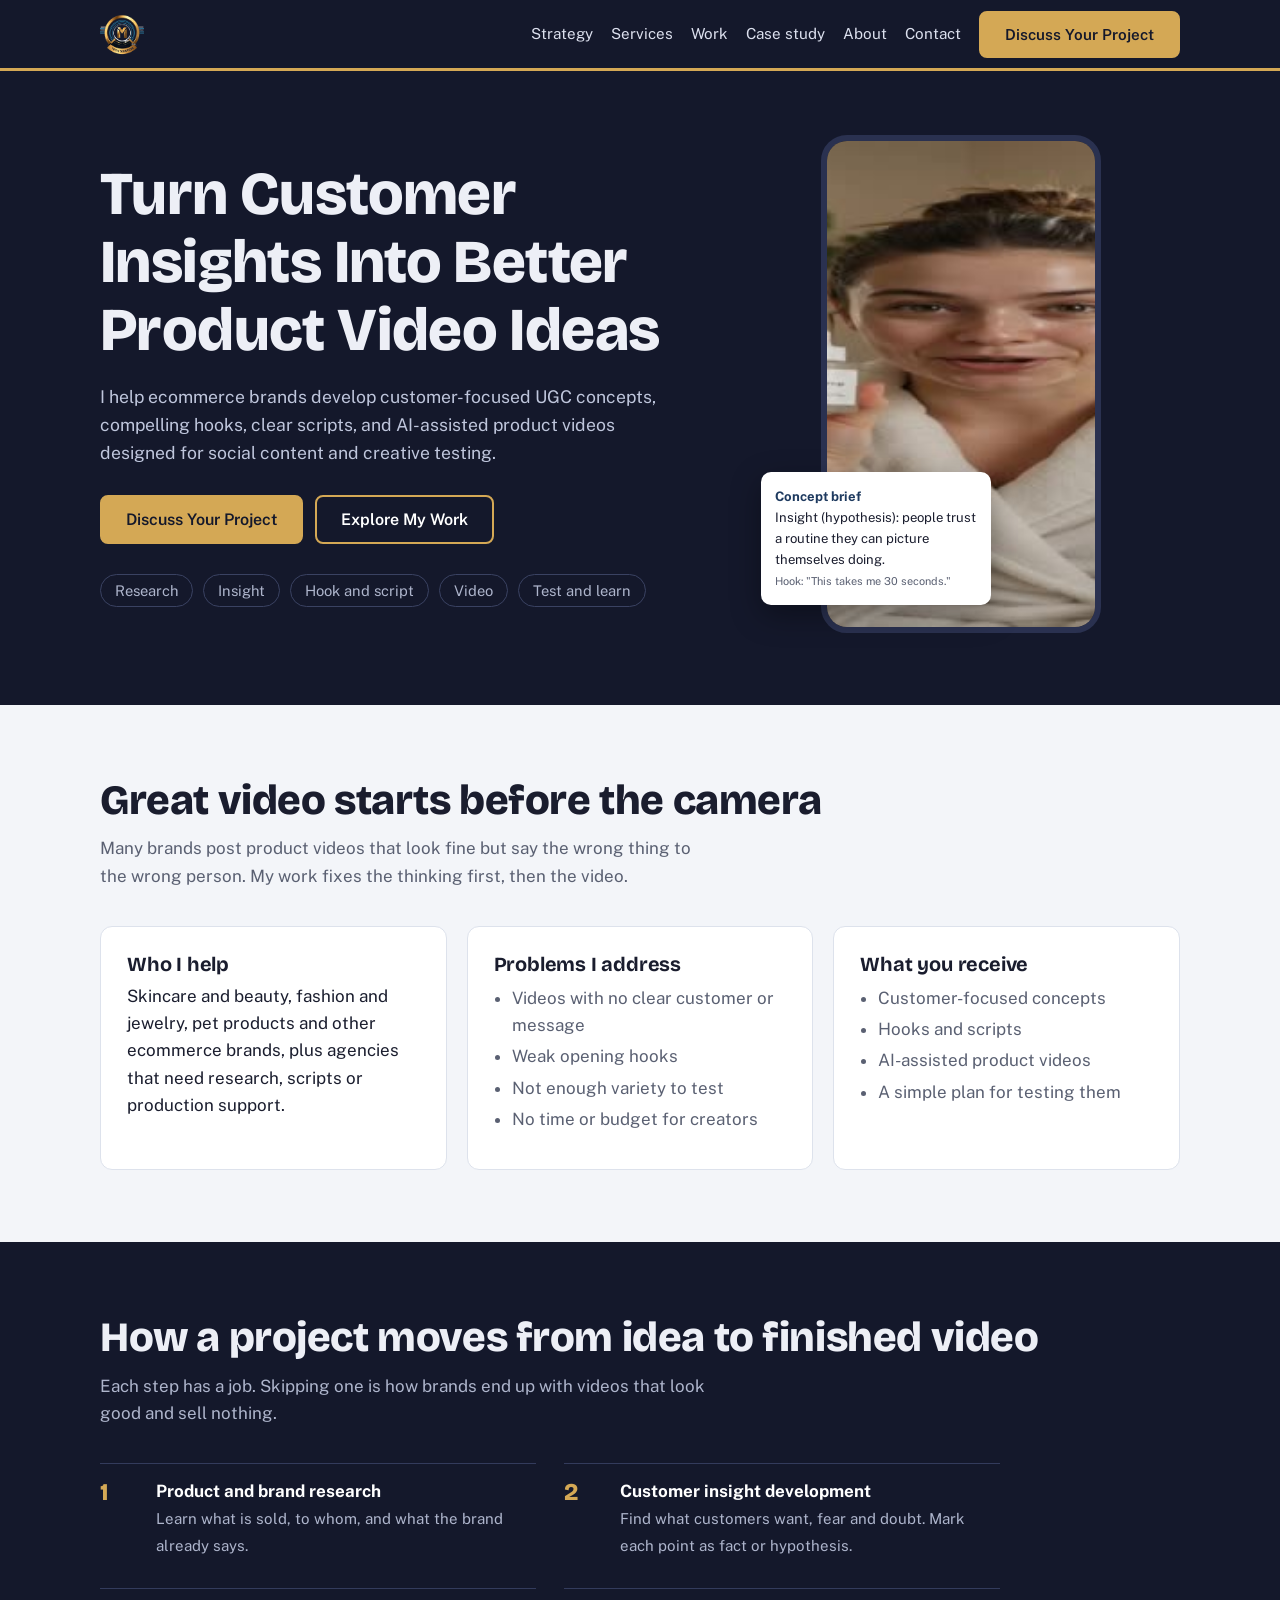
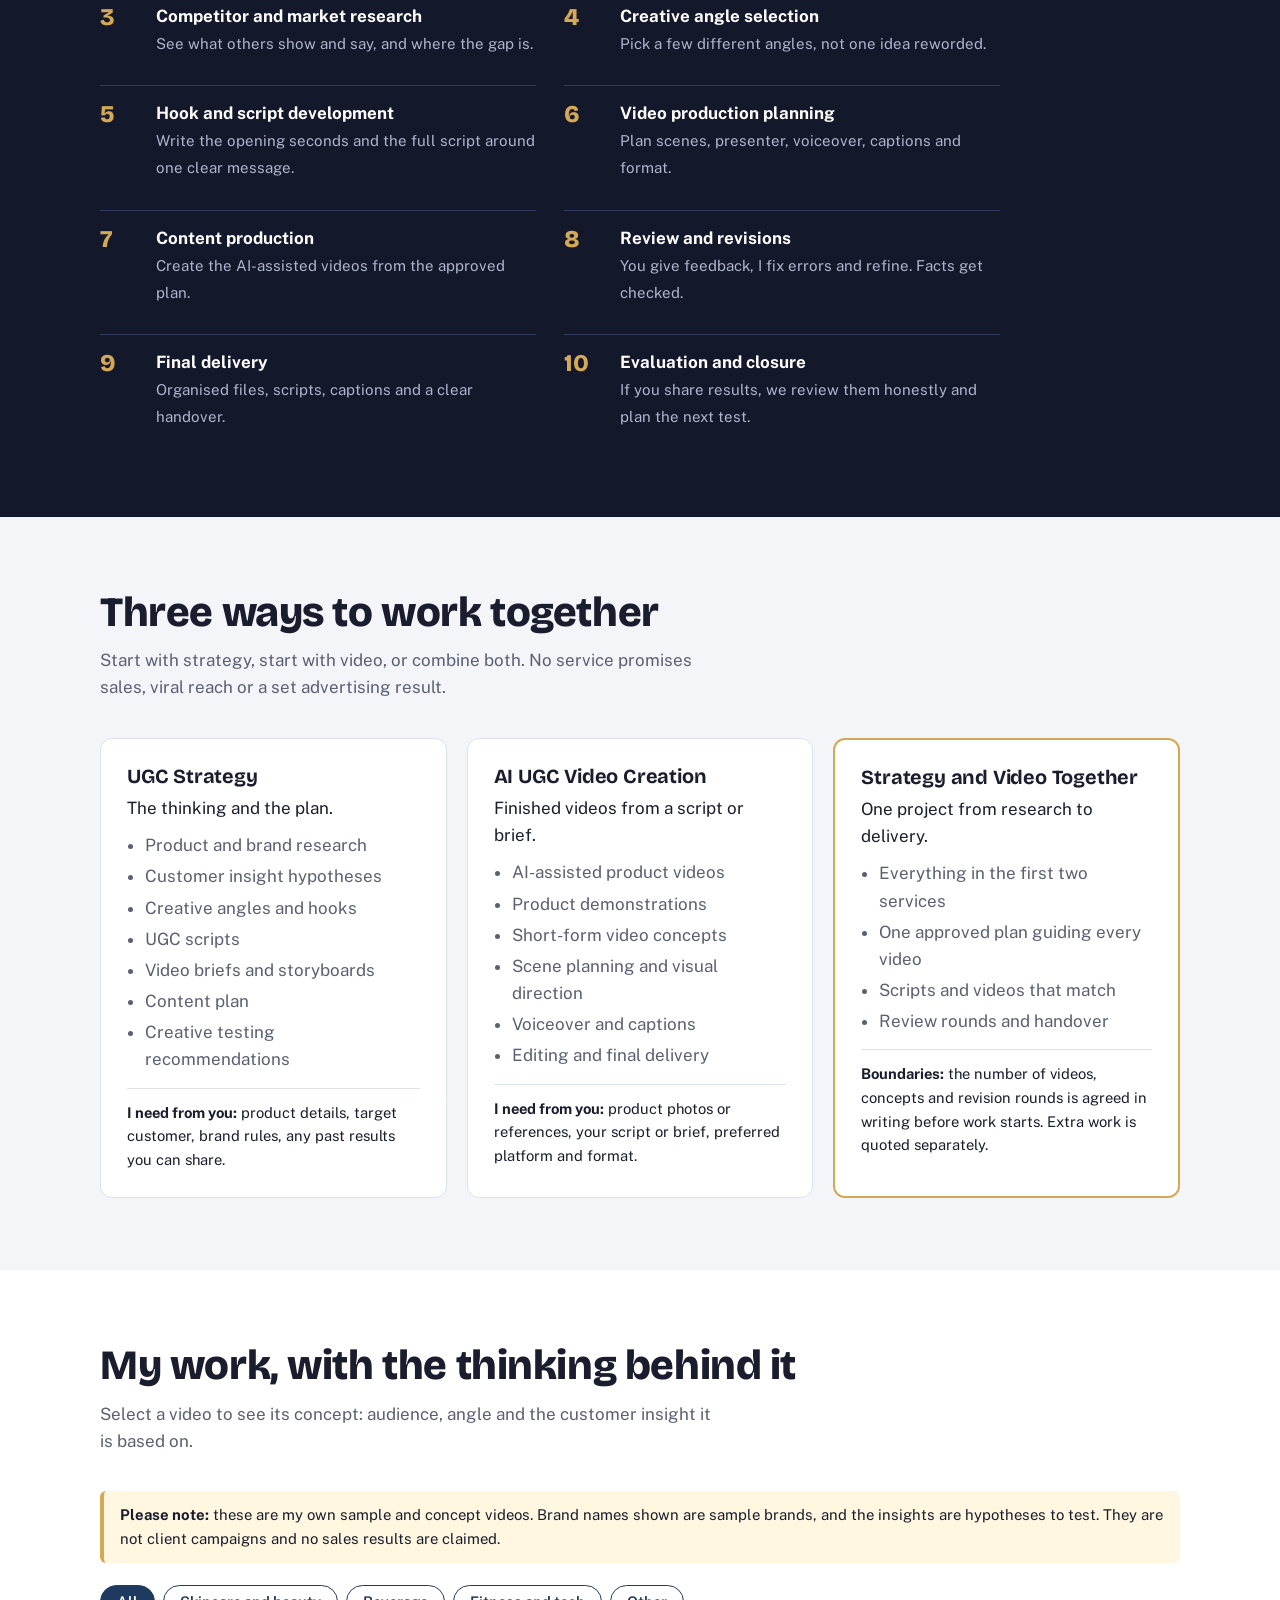
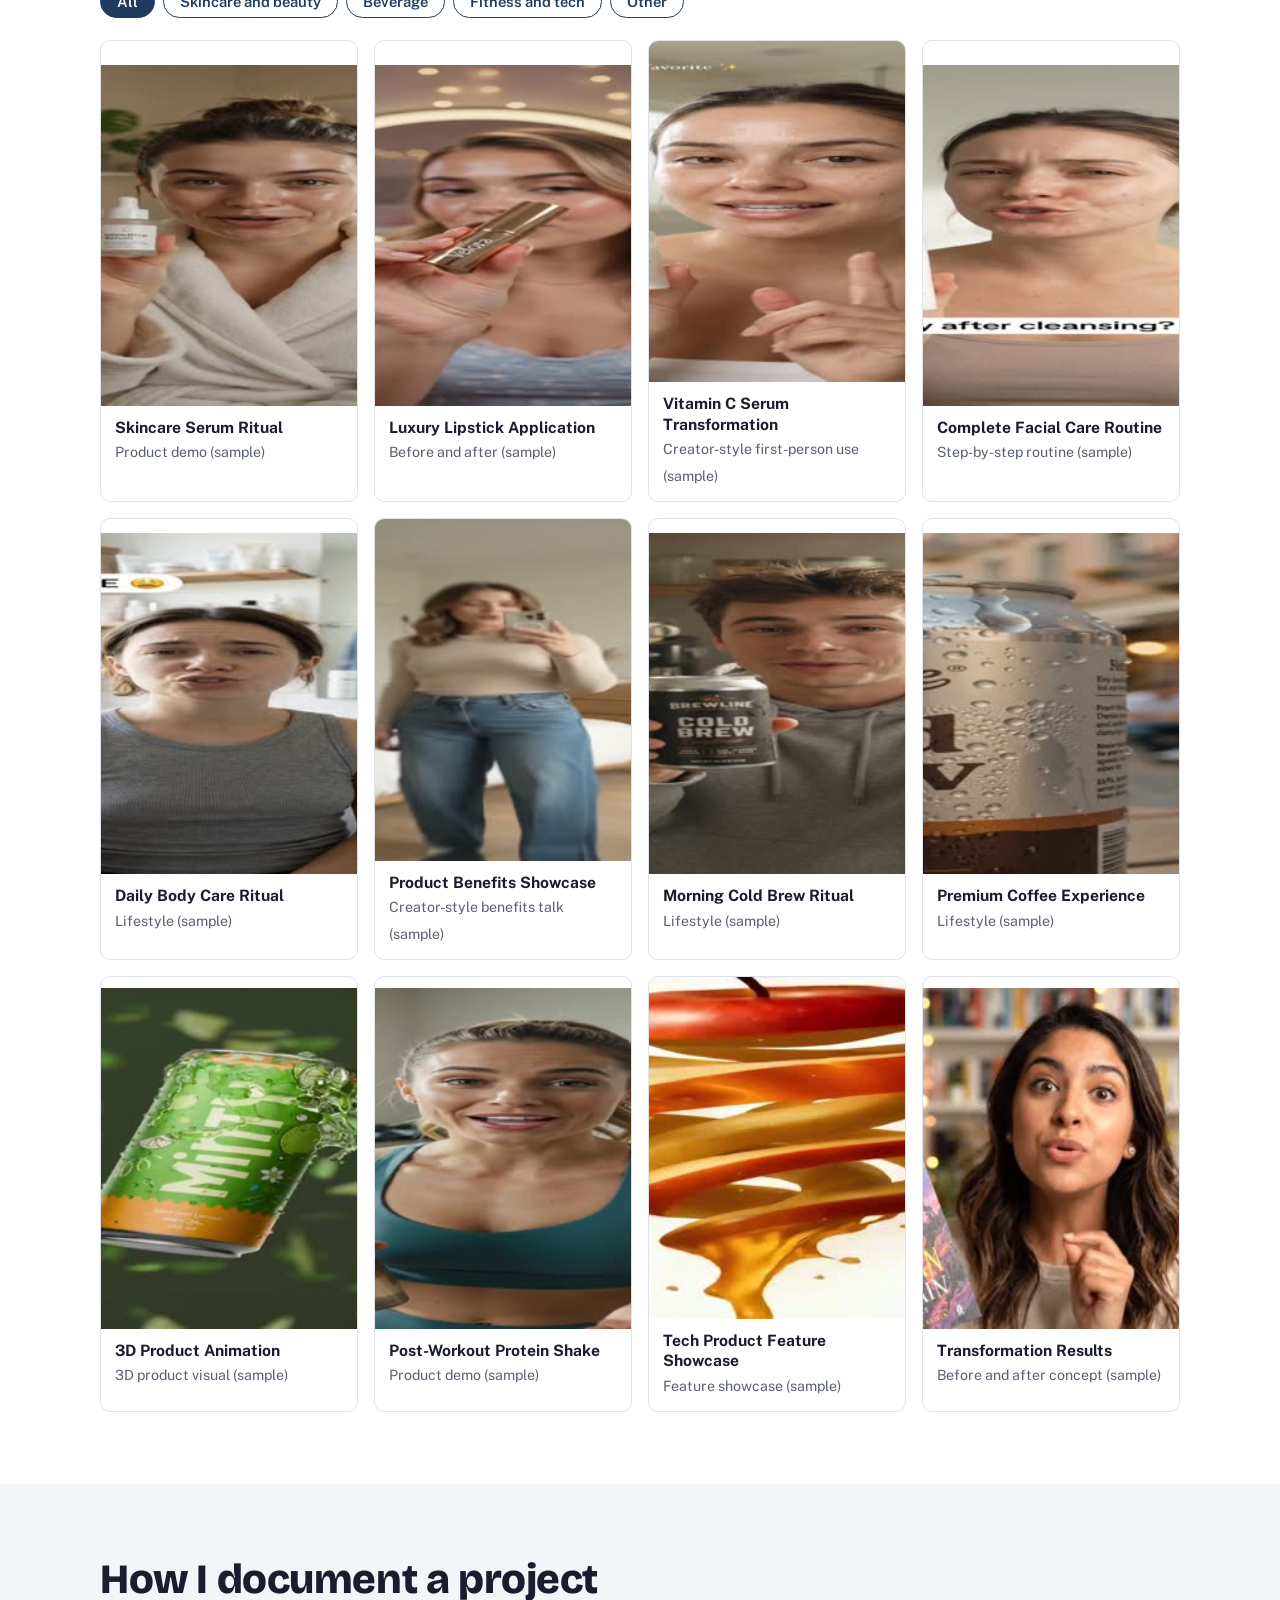
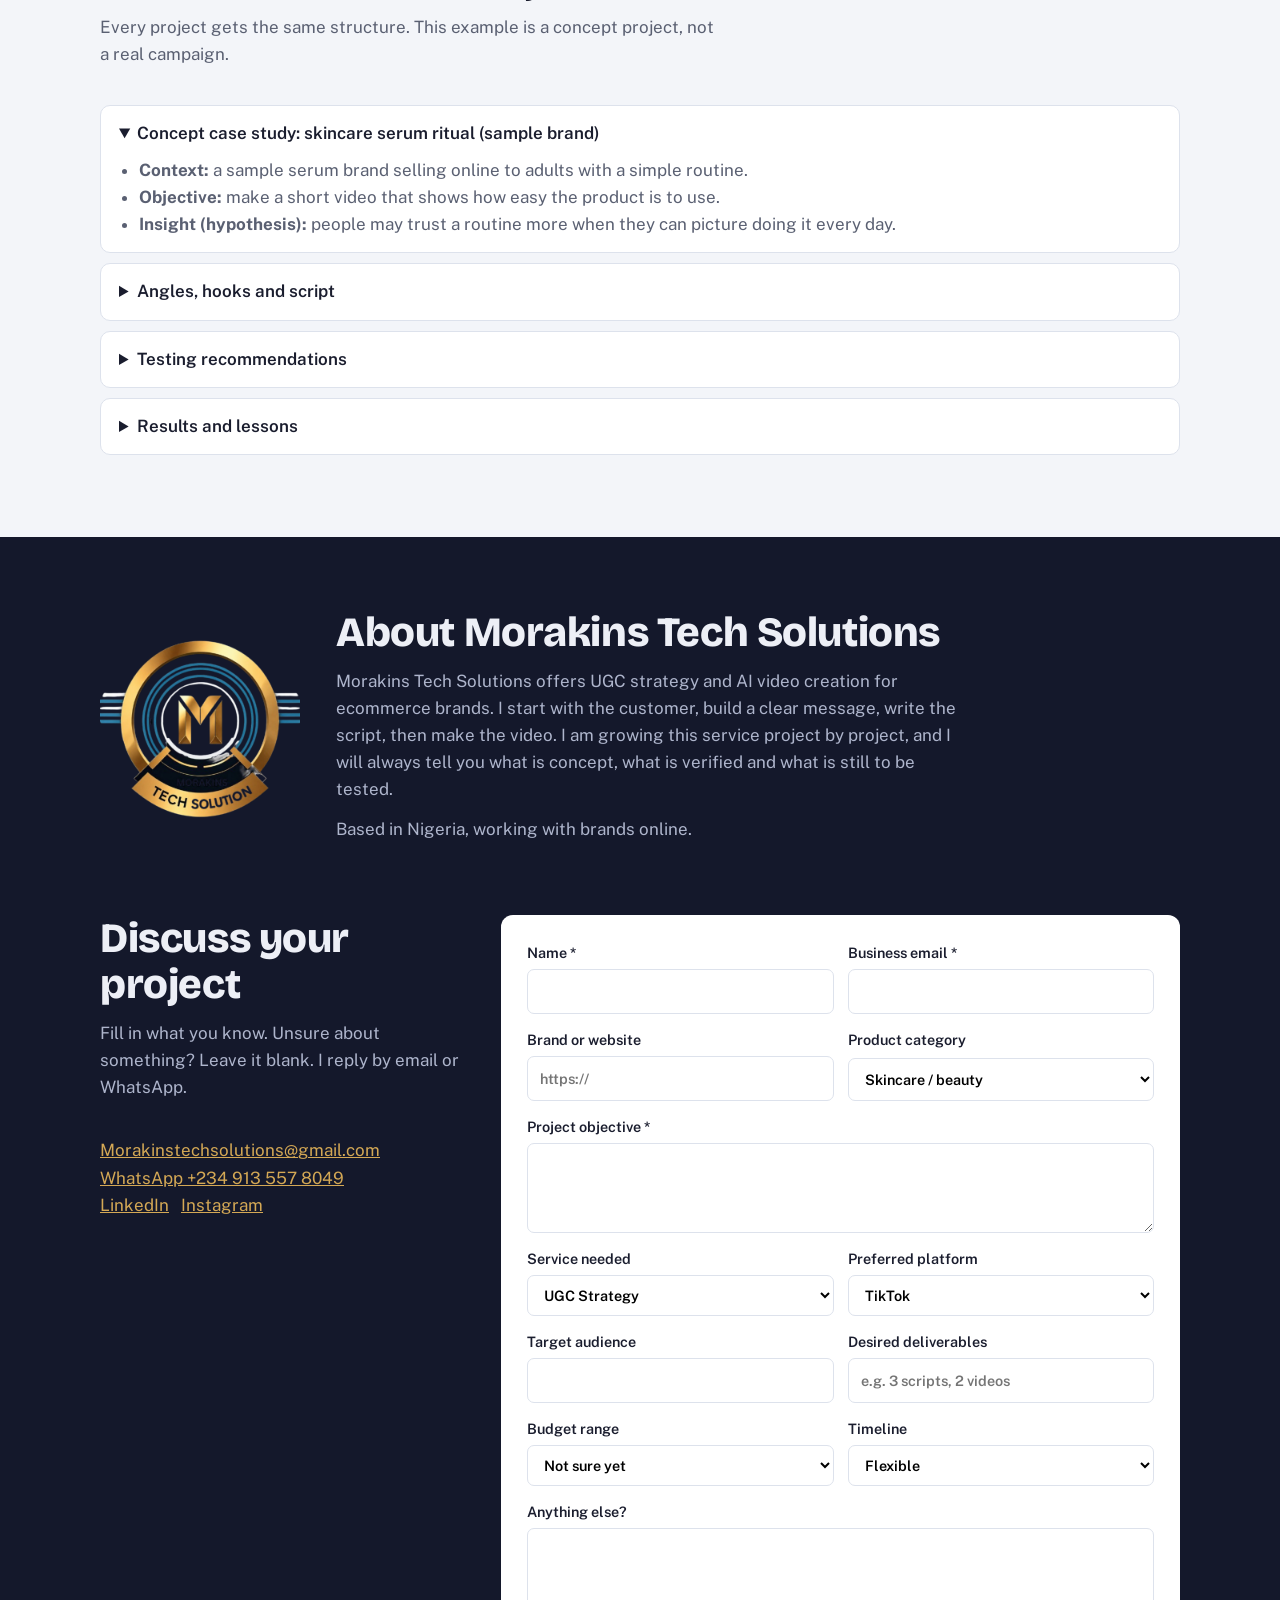
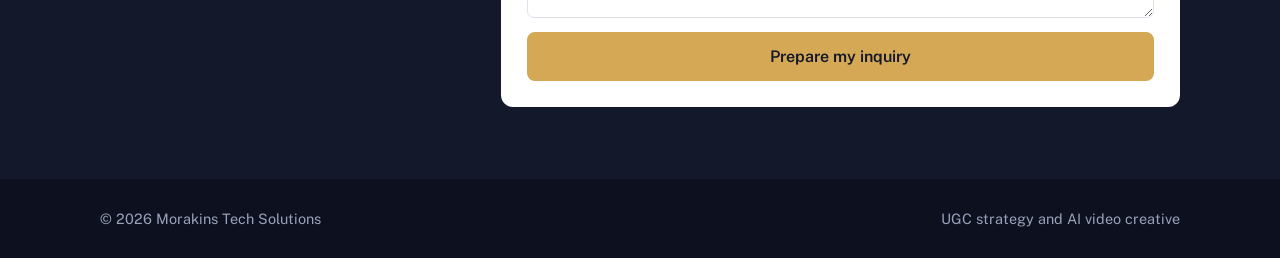
<file: index (1).html>
<!DOCTYPE html>
<html lang="en">
<head>
<meta charset="UTF-8">
<meta name="viewport" content="width=device-width, initial-scale=1">
<title>Morakins Tech Solutions | UGC Strategy and AI Video Creative for Ecommerce Brands</title>
<meta name="description" content="UGC strategy, scripts and AI-assisted product videos for ecommerce brands. Customer-focused concepts, hooks and creative testing plans.">
<link rel="preconnect" href="https://fonts.googleapis.com"><link rel="preconnect" href="https://fonts.gstatic.com" crossorigin>
<link href="https://fonts.googleapis.com/css2?family=Bricolage+Grotesque:wght@600;800&family=Public+Sans:wght@400;600&display=swap" rel="stylesheet">
<style>
:root{--navy:#14182B;--blue:#1E3A5F;--gold:#D4A855;--ink:#1A1D2E;--mute:#5A6072;--bg:#F3F5F9;--line:#DDE2EC;--white:#fff}
*{box-sizing:border-box;margin:0;padding:0}
html{scroll-behavior:smooth;scroll-padding-top:76px}
body{font:400 17px/1.6 'Public Sans',system-ui,sans-serif;color:var(--ink);background:var(--bg)}
h1,h2,h3{font-family:'Bricolage Grotesque',system-ui,sans-serif;line-height:1.12;letter-spacing:-.01em}
a{color:inherit}img,video{max-width:100%;display:block}
:focus-visible{outline:3px solid var(--gold);outline-offset:3px}
.wrap{max-width:1120px;margin:0 auto;padding:0 20px}
section{padding:72px 0}
h2{font-size:clamp(1.8rem,4vw,2.6rem);font-weight:800;margin-bottom:12px}
.lead{color:var(--mute);max-width:62ch;margin-bottom:36px}
.dark{background:var(--navy);color:#EDEFF6}.dark .lead{color:#AEB5CC}
header{position:sticky;top:0;z-index:50;background:var(--navy);border-bottom:3px solid var(--gold)}
.nav{display:flex;align-items:center;gap:18px;height:68px}
.nav img{height:44px;width:auto}
.nav ul{display:flex;gap:18px;list-style:none;margin-left:auto}
.nav a{text-decoration:none;color:#DCE0EE;font-size:.95rem}.nav a:hover{color:var(--gold)}
.btn{display:inline-block;padding:13px 24px;border-radius:8px;font-weight:600;text-decoration:none;border:2px solid var(--gold);cursor:pointer;font:600 1rem 'Public Sans',sans-serif}
.btn.p{background:var(--gold);color:var(--navy)}.btn.p:hover{background:#e3bb6c}
.btn.s{background:transparent;color:#fff}.btn.s:hover{background:rgba(212,168,85,.15)}
.btn.o{border-color:var(--blue);color:var(--blue);background:transparent}
.menu{display:none;margin-left:auto;background:none;border:2px solid var(--gold);color:#fff;border-radius:6px;padding:6px 12px;font-size:1rem}
.hero{padding:64px 0 72px}
.hero .wrap{display:grid;grid-template-columns:1.15fr .85fr;gap:48px;align-items:center}
.hero h1{font-size:clamp(2.2rem,5.4vw,3.8rem);font-weight:800;margin-bottom:18px}
.hero p{color:#BFC6DC;font-size:1.1rem;max-width:52ch;margin-bottom:28px}
.cta{display:flex;gap:12px;flex-wrap:wrap}
.chain{display:flex;gap:10px;flex-wrap:wrap;margin-top:30px;font-size:.92rem;color:#AEB5CC}
.chain span{border:1px solid #3A4262;border-radius:99px;padding:4px 14px}
.phone{position:relative;justify-self:center;width:min(280px,70vw)}
.phone video{width:100%;aspect-ratio:9/16;object-fit:cover;border-radius:26px;border:6px solid #2A3150;background:#000}
.brief{position:absolute;left:-60px;bottom:28px;width:230px;background:var(--white);color:var(--ink);border-radius:10px;padding:14px;font-size:.82rem;box-shadow:0 10px 30px rgba(0,0,0,.35)}
.brief b{display:block;color:var(--blue)}.brief small{color:var(--mute)}
.grid3{display:grid;grid-template-columns:repeat(3,1fr);gap:20px}
.panel{background:var(--white);border:1px solid var(--line);border-radius:12px;padding:26px}
.panel h3{font-size:1.25rem;margin-bottom:8px}
.panel ul{padding-left:18px;color:var(--mute);margin:10px 0}
.panel li{margin:4px 0}
.panel .need{border-top:1px solid var(--line);margin-top:14px;padding-top:12px;font-size:.92rem}
.panel.hl{border:2px solid var(--gold)}
.steps{list-style:none;counter-reset:s;display:grid;grid-template-columns:repeat(2,1fr);gap:14px 28px;max-width:900px}
.steps li{counter-increment:s;display:grid;grid-template-columns:44px 1fr;gap:12px;padding:14px 0;border-top:1px solid #333B5C}
.steps li::before{content:counter(s);font:800 1.5rem 'Bricolage Grotesque',sans-serif;color:var(--gold)}
.steps b{display:block;color:#fff}.steps span{color:#AEB5CC;font-size:.94rem}
.filters{display:flex;gap:8px;flex-wrap:wrap;margin-bottom:22px}
.filters button{border:1.5px solid var(--blue);background:transparent;color:var(--blue);padding:7px 16px;border-radius:99px;font:600 .92rem 'Public Sans',sans-serif;cursor:pointer}
.filters button[aria-pressed=true]{background:var(--blue);color:#fff}
.works{display:grid;grid-template-columns:repeat(4,1fr);gap:16px}
.card{background:var(--white);border:1px solid var(--line);border-radius:10px;overflow:hidden;text-align:left;cursor:pointer;padding:0;font:inherit;color:inherit}
.card img{width:100%;aspect-ratio:9/12;object-fit:cover;background:#222}
.card div{padding:12px 14px}.card b{display:block;font-size:.98rem;line-height:1.3}.card small{color:var(--mute)}
.card:hover{border-color:var(--gold)}
.note{background:#FFF7E0;border-left:4px solid var(--gold);padding:12px 16px;border-radius:6px;font-size:.93rem;margin-bottom:22px}
dialog{border:0;border-radius:14px;max-width:880px;width:94vw;padding:0;background:var(--white)}
dialog::backdrop{background:rgba(10,12,24,.8)}
.m{display:grid;grid-template-columns:minmax(0,.8fr) 1fr}
.m video{width:100%;max-height:82vh;background:#000}
.m .t{padding:22px;overflow:auto;max-height:82vh}.m dl{display:grid;grid-template-columns:auto 1fr;gap:6px 14px;font-size:.93rem;margin:12px 0}
.m dt{font-weight:600;color:var(--blue)}.x{position:absolute;right:10px;top:10px;background:var(--navy);color:#fff;border:0;border-radius:50%;width:36px;height:36px;font-size:1.1rem;cursor:pointer;z-index:2}
details{background:var(--white);border:1px solid var(--line);border-radius:10px;margin-bottom:10px;padding:14px 18px}
summary{font-weight:600;cursor:pointer}details p,details ul{margin-top:10px;color:var(--mute)}details ul{padding-left:20px}
.about{display:grid;grid-template-columns:200px 1fr;gap:36px;align-items:center}
form{display:grid;grid-template-columns:1fr 1fr;gap:14px;background:var(--white);color:var(--ink);padding:26px;border-radius:12px}
label{font-weight:600;font-size:.9rem;display:grid;gap:5px}.full{grid-column:1/-1}
input,select,textarea{font:inherit;padding:10px 12px;border:1.5px solid var(--line);border-radius:7px;width:100%;background:#fff}
textarea{min-height:90px}
#out{grid-column:1/-1;display:none;background:#EEF3FB;border-radius:8px;padding:16px}
#out .cta{margin-top:10px}#st{font-weight:600;margin-bottom:6px}
.contactgrid{display:grid;grid-template-columns:.7fr 1.3fr;gap:36px}
.contactgrid a{color:var(--gold)}
footer{background:#0D101E;color:#9AA2BB;padding:28px 0;font-size:.9rem}footer .wrap{display:flex;justify-content:space-between;gap:12px;flex-wrap:wrap}
@media(max-width:900px){.hero .wrap,.contactgrid,.about,.m{grid-template-columns:1fr}.grid3{grid-template-columns:1fr}.works{grid-template-columns:repeat(2,1fr)}.steps,form{grid-template-columns:1fr}.brief{left:auto;right:-8px;width:200px}.menu{display:block}.nav ul{display:none;position:absolute;top:68px;left:0;right:0;flex-direction:column;background:var(--navy);padding:16px 20px;gap:12px}.nav ul.open{display:flex}.nav .btn{display:none}section{padding:52px 0}.about img{width:120px}}
@media(prefers-reduced-motion:reduce){html{scroll-behavior:auto}}
</style>
</head>
<body>
<header><div class="wrap nav">
<a href="#top" aria-label="Morakins Tech Solutions home"><img src="Morakins_brand_logo-removebg-preview.png" alt="Morakins Tech Solutions logo"></a>
<button class="menu" aria-expanded="false" aria-controls="nl">Menu</button>
<ul id="nl"><li><a href="#strategy">Strategy</a></li><li><a href="#services">Services</a></li><li><a href="#work">Work</a></li><li><a href="#casestudy">Case study</a></li><li><a href="#about">About</a></li><li><a href="#contact">Contact</a></li></ul>
<a class="btn p" href="#contact">Discuss Your Project</a>
</div></header>

<main id="top">
<section class="hero dark"><div class="wrap">
<div>
<h1>Turn Customer Insights Into Better Product Video Ideas</h1>
<p>I help ecommerce brands develop customer-focused UGC concepts, compelling hooks, clear scripts, and AI-assisted product videos designed for social content and creative testing.</p>
<div class="cta"><a class="btn p" href="#contact">Discuss Your Project</a><a class="btn s" href="#work">Explore My Work</a></div>
<div class="chain" aria-label="My process in short"><span>Research</span><span>Insight</span><span>Hook and script</span><span>Video</span><span>Test and learn</span></div>
</div>
<div class="phone">
<video id="heroV" muted loop playsinline autoplay preload="metadata" poster="Skincare%20GlowDrop%20Serum_thumb.jpg" aria-label="Sample UGC video: skincare serum ritual"><source src="Skincare%20GlowDrop%20Serum.mp4" type="video/mp4"></video>
<div class="brief"><b>Concept brief</b>Insight (hypothesis): people trust a routine they can picture themselves doing.<br><small>Hook: "This takes me 30 seconds."</small></div>
</div>
</div></section>

<section id="problems"><div class="wrap">
<h2>Great video starts before the camera</h2>
<p class="lead">Many brands post product videos that look fine but say the wrong thing to the wrong person. My work fixes the thinking first, then the video.</p>
<div class="grid3">
<div class="panel"><h3>Who I help</h3><p>Skincare and beauty, fashion and jewelry, pet products and other ecommerce brands, plus agencies that need research, scripts or production support.</p></div>
<div class="panel"><h3>Problems I address</h3><ul><li>Videos with no clear customer or message</li><li>Weak opening hooks</li><li>Not enough variety to test</li><li>No time or budget for creators</li></ul></div>
<div class="panel"><h3>What you receive</h3><ul><li>Customer-focused concepts</li><li>Hooks and scripts</li><li>AI-assisted product videos</li><li>A simple plan for testing them</li></ul></div>
</div></div></section>

<section id="strategy" class="dark"><div class="wrap">
<h2>How a project moves from idea to finished video</h2>
<p class="lead">Each step has a job. Skipping one is how brands end up with videos that look good and sell nothing.</p>
<ol class="steps">
<li><div><b>Product and brand research</b><span>Learn what is sold, to whom, and what the brand already says.</span></div></li>
<li><div><b>Customer insight development</b><span>Find what customers want, fear and doubt. Mark each point as fact or hypothesis.</span></div></li>
<li><div><b>Competitor and market research</b><span>See what others show and say, and where the gap is.</span></div></li>
<li><div><b>Creative angle selection</b><span>Pick a few different angles, not one idea reworded.</span></div></li>
<li><div><b>Hook and script development</b><span>Write the opening seconds and the full script around one clear message.</span></div></li>
<li><div><b>Video production planning</b><span>Plan scenes, presenter, voiceover, captions and format.</span></div></li>
<li><div><b>Content production</b><span>Create the AI-assisted videos from the approved plan.</span></div></li>
<li><div><b>Review and revisions</b><span>You give feedback, I fix errors and refine. Facts get checked.</span></div></li>
<li><div><b>Final delivery</b><span>Organised files, scripts, captions and a clear handover.</span></div></li>
<li><div><b>Evaluation and closure</b><span>If you share results, we review them honestly and plan the next test.</span></div></li>
</ol></div></section>

<section id="services"><div class="wrap">
<h2>Three ways to work together</h2>
<p class="lead">Start with strategy, start with video, or combine both. No service promises sales, viral reach or a set advertising result.</p>
<div class="grid3">
<div class="panel"><h3>UGC Strategy</h3><p>The thinking and the plan.</p><ul><li>Product and brand research</li><li>Customer insight hypotheses</li><li>Creative angles and hooks</li><li>UGC scripts</li><li>Video briefs and storyboards</li><li>Content plan</li><li>Creative testing recommendations</li></ul><p class="need"><b>I need from you:</b> product details, target customer, brand rules, any past results you can share.</p></div>
<div class="panel"><h3>AI UGC Video Creation</h3><p>Finished videos from a script or brief.</p><ul><li>AI-assisted product videos</li><li>Product demonstrations</li><li>Short-form video concepts</li><li>Scene planning and visual direction</li><li>Voiceover and captions</li><li>Editing and final delivery</li></ul><p class="need"><b>I need from you:</b> product photos or references, your script or brief, preferred platform and format.</p></div>
<div class="panel hl"><h3>Strategy and Video Together</h3><p>One project from research to delivery.</p><ul><li>Everything in the first two services</li><li>One approved plan guiding every video</li><li>Scripts and videos that match</li><li>Review rounds and handover</li></ul><p class="need"><b>Boundaries:</b> the number of videos, concepts and revision rounds is agreed in writing before work starts. Extra work is quoted separately.</p></div>
</div></div></section>

<section id="work" style="background:#fff"><div class="wrap">
<h2>My work, with the thinking behind it</h2>
<p class="lead">Select a video to see its concept: audience, angle and the customer insight it is based on.</p>
<p class="note"><b>Please note:</b> these are my own sample and concept videos. Brand names shown are sample brands, and the insights are hypotheses to test. They are not client campaigns and no sales results are claimed.</p>
<div class="filters" role="group" aria-label="Filter work"></div>
<div class="works" id="works"></div>
</div></section>

<section id="casestudy"><div class="wrap">
<h2>How I document a project</h2>
<p class="lead">Every project gets the same structure. This example is a concept project, not a real campaign.</p>
<details open><summary>Concept case study: skincare serum ritual (sample brand)</summary>
<ul><li><b>Context:</b> a sample serum brand selling online to adults with a simple routine.</li><li><b>Objective:</b> make a short video that shows how easy the product is to use.</li><li><b>Insight (hypothesis):</b> people may trust a routine more when they can picture doing it every day.</li></ul></details>
<details><summary>Angles, hooks and script</summary>
<ul><li><b>Angle A, the 30-second routine:</b> hook "My whole routine takes 30 seconds."</li><li><b>Angle B, the doubt:</b> hook "I thought serums were a waste of money."</li><li><b>Angle C, the shelf check:</b> hook "Three things I look for in a serum."</li></ul>
<p>Script outline: hook (0-3s), the problem, product shown in use, [benefit verified with the client], simple call to action. Product claims are only added after the client confirms them.</p></details>
<details><summary>Testing recommendations</summary>
<ul><li>Compare the three hooks with the same video body, one change at a time.</li><li>Run each long enough to judge on thumb-stop rate and watch time, not on a single day.</li></ul></details>
<details><summary>Results and lessons</summary><p>No results to report. This is a concept project and no campaign was run. For real client work this section holds verified numbers from the client, with limits stated, plus lessons and next steps.</p></details>
</div></section>

<section id="about" class="dark"><div class="wrap about">
<img src="Morakins_brand_logo-removebg-preview.png" alt="Morakins Tech Solutions logo" loading="lazy">
<div><h2>About Morakins Tech Solutions</h2>
<p class="lead" style="margin-bottom:12px">Morakins Tech Solutions offers UGC strategy and AI video creation for ecommerce brands. I start with the customer, build a clear message, write the script, then make the video. I am growing this service project by project, and I will always tell you what is concept, what is verified and what is still to be tested.</p>
<p style="color:#AEB5CC">Based in Nigeria, working with brands online.</p></div>
</div></section>

<section id="contact" class="dark" style="padding-top:0"><div class="wrap contactgrid">
<div><h2>Discuss your project</h2><p class="lead">Fill in what you know. Unsure about something? Leave it blank. I reply by email or WhatsApp.</p>
<p><a href="mailto:Morakinstechsolutions@gmail.com">Morakinstechsolutions@gmail.com</a></p>
<p><a href="https://wa.me/2349135578049" target="_blank" rel="noopener">WhatsApp +234 913 557 8049</a></p>
<p><a href="https://www.linkedin.com/in/morakins-elijah-78a88740a" target="_blank" rel="noopener">LinkedIn</a> &nbsp; <a href="https://www.instagram.com/abheymiracle/" target="_blank" rel="noopener">Instagram</a></p></div>
<form id="f" novalidate>
<label>Name *<input name="Name" required autocomplete="name"></label>
<label>Business email *<input name="Email" type="email" required autocomplete="email"></label>
<label>Brand or website<input name="Website" placeholder="https://"></label>
<label>Product category<select name="Category"><option>Skincare / beauty</option><option>Fashion / jewelry</option><option>Pet products</option><option>Other ecommerce</option><option>Agency</option></select></label>
<label class="full">Project objective *<textarea name="Objective" required></textarea></label>
<label>Service needed<select name="Service"><option>UGC Strategy</option><option>AI UGC Video Creation</option><option>Strategy and Video Together</option><option>Not sure yet</option></select></label>
<label>Preferred platform<select name="Platform"><option>TikTok</option><option>Instagram Reels</option><option>Facebook</option><option>YouTube Shorts</option><option>Not sure</option></select></label>
<label>Target audience<input name="Audience"></label>
<label>Desired deliverables<input name="Deliverables" placeholder="e.g. 3 scripts, 2 videos"></label>
<label>Budget range<select name="Budget"><option>Not sure yet</option><option>Under $200</option><option>$200 to $500</option><option>$500 to $1,000</option><option>Over $1,000</option></select></label>
<label>Timeline<select name="Timeline"><option>Flexible</option><option>Within 1 week</option><option>1 to 2 weeks</option><option>2 to 4 weeks</option></select></label>
<label class="full">Anything else?<textarea name="Notes"></textarea></label>
<button class="btn p full" type="submit">Prepare my inquiry</button>
<div id="out" role="status" aria-live="polite"><p id="st"></p><div class="cta"><a class="btn o" id="em" href="#">Send by email</a><a class="btn o" id="wa" href="#" target="_blank" rel="noopener">Send on WhatsApp</a><button class="btn o" type="button" id="cp">Copy message</button></div></div>
</form>
</div></section>
</main>
<footer><div class="wrap"><span>© <span id="yr"></span> Morakins Tech Solutions</span><span>UGC strategy and AI video creative</span></div></footer>

<dialog id="dlg" aria-label="Video details"><button class="x" aria-label="Close" id="dx">×</button><div class="m"><video id="mv" controls playsinline preload="none"></video><div class="t" id="mt"></div></div></dialog>

<script>
var FORM_ENDPOINT="";// Optional: paste a Formspree URL here to enable direct sending.
var V=[
["Skincare GlowDrop Serum.mp4","Skincare Serum Ritual","Skincare and beauty","Product demo","TikTok, Reels","Adults building a simple routine","The easy daily ritual","People may trust a serum more when they see how little effort it takes each day."],
["BeautyCosmetics Velora Satin Glow Lipstick.mp4","Luxury Lipstick Application","Skincare and beauty","Before and after","Instagram Reels","Shoppers who want a polished everyday look","Finish up close","Shoppers want to see the finish on skin before they buy."],
["Skincare GlowDrop Serum.mp4",0],
["Creator_applying_Vitamin_C_serum_20260920115004.mp4","Vitamin C Serum Transformation","Skincare and beauty","Creator-style first-person use","TikTok","Skincare shoppers who want proof of use","First-person routine","First-person use may feel more credible than a plain product shot."],
["Creator_Facial_Routine.mp4","Complete Facial Care Routine","Skincare and beauty","Step-by-step routine","TikTok, Reels","Beginners who feel lost in skincare","Routine walkthrough","Beginners may buy when the steps look easy to copy."],
["PureGlow_Body_Wash.mp4","Daily Body Care Ritual","Skincare and beauty","Lifestyle","Reels","People who treat the shower as self-care","Self-care moment","A daily product sells better when tied to a feeling, not only a function."],
["Creator_Product_Benefits.mp4","Product Benefits Showcase","Skincare and beauty","Creator-style benefits talk","TikTok","Shoppers comparing similar products","Benefits in plain words","Shoppers may prefer benefits explained simply by a person over a feature list."],
["Beverage Brewline Cold Brew.mp4","Morning Cold Brew Ritual","Beverage","Lifestyle","TikTok, Reels","Busy morning drinkers","Ritual over caffeine","A drink may feel worth buying when tied to a calm morning moment."],
["Woman_drinking_cold_brew_coffee.mp4","Premium Coffee Experience","Beverage","Lifestyle","Reels","Coffee lovers who like a treat","The premium moment","Sensory close-ups may make a drink feel more premium."],
["From Main Klickpin CF- Soda Can 3d Product Animation - 2KhLKQjL1.mp4","3D Product Animation","Beverage","3D product visual","Paid social","Brands needing a hero visual","Product as the hero","A clean 3D visual can stop the scroll where real footage is not available."],
["Fitness Supplement  PureFuel Protein Shaker.mp4","Post-Workout Protein Shake","Fitness and tech","Product demo","Reels, Shorts","Gym-goers who want simple routines","Convenience after training","Buyers may care more about easy mixing than ingredient lists."],
["AI Products Video.mp4","Tech Product Feature Showcase","Fitness and tech","Feature showcase","Shorts, Reels","Online shoppers asking what it does","One feature, shown fast","Showing one clear feature quickly answers the first question buyers have."],
["video_4669d95b-00c9-43b2-9f20-91c151f9d3ba.mp4","Transformation Results","Other","Before and after concept","TikTok, Reels","To be confirmed","Transformation","To be confirmed."]
].filter(function(x){return x[1]!==0});
var $=function(s){return document.querySelector(s)},th=function(f){return encodeURI(f.replace(/\.mp4$/,"_thumb.jpg"))};
var cats=["All"].concat(V.map(function(v){return v[2]}).filter(function(c,i,a){return a.indexOf(c)===i}));
var fl=$(".filters"),wk=$("#works");
cats.forEach(function(c,i){var b=document.createElement("button");b.textContent=c;b.setAttribute("aria-pressed",i==0);b.onclick=function(){fl.querySelectorAll("button").forEach(function(x){x.setAttribute("aria-pressed",x===b)});draw(c)};fl.appendChild(b)});
function draw(c){wk.innerHTML="";V.forEach(function(v,i){if(c!=="All"&&v[2]!==c)return;var b=document.createElement("button");b.className="card";b.innerHTML='<img loading="lazy" alt="" src="'+th(v[0])+'"><div><b></b><small></small></div>';b.querySelector("b").textContent=v[1];b.querySelector("small").textContent=v[3]+" (sample)";b.onclick=function(){open_(i)};wk.appendChild(b)})}
draw("All");
var d=$("#dlg"),mv=$("#mv");
function open_(i){var v=V[i];mv.src=encodeURI(v[0]);mv.poster=th(v[0]);var t=$("#mt");t.innerHTML="<h3></h3><p class='note' style='margin:10px 0'>Concept and hypothesis. Not a client result.</p><dl></dl>";t.querySelector("h3").textContent=v[1];var L=[["Category",v[2]],["Format",v[3]],["Platform",v[4]],["Audience",v[5]],["Angle",v[6]],["Insight (hypothesis)",v[7]]];L.forEach(function(r){var a=document.createElement("dt"),b=document.createElement("dd");a.textContent=r[0];b.textContent=r[1];t.querySelector("dl").append(a,b)});d.showModal();mv.play().catch(function(){})}
function close_(){mv.pause();d.close()}
$("#dx").onclick=close_;d.addEventListener("close",function(){mv.pause()});d.addEventListener("click",function(e){if(e.target===d)close_()});
var mb=$(".menu"),nl=$("#nl");mb.onclick=function(){var o=nl.classList.toggle("open");mb.setAttribute("aria-expanded",o)};nl.onclick=function(e){if(e.target.tagName=="A"){nl.classList.remove("open");mb.setAttribute("aria-expanded","false")}};
$("#yr").textContent=new Date().getFullYear();
var f=$("#f"),out=$("#out"),st=$("#st"),msg="";
f.addEventListener("submit",function(e){e.preventDefault();var fd=new FormData(f),n=fd.get("Name").trim(),em=fd.get("Email").trim(),ob=fd.get("Objective").trim();
out.style.display="block";
if(!n||!em||!ob||!/^\S+@\S+\.\S+$/.test(em)){st.textContent="Please add your name, a valid email and your project objective.";$("#out .cta").style.display="none";return}
$("#out .cta").style.display="flex";
msg="New project inquiry for Morakins Tech Solutions\n\n";fd.forEach(function(v,k){if(String(v).trim())msg+=k+": "+String(v).trim()+"\n"});
if(FORM_ENDPOINT){fetch(FORM_ENDPOINT,{method:"POST",headers:{"Content-Type":"application/json",Accept:"application/json"},body:JSON.stringify(Object.fromEntries(fd))}).then(function(r){st.textContent=r.ok?"Your inquiry was sent. I will reply by email.":"It could not be sent. Please use one of the options below.";if(r.ok)$("#out .cta").style.display="none"}).catch(function(){st.textContent="It could not be sent. Please use one of the options below."})}
else st.textContent="Nothing has been sent yet. Choose how you want to send this message to me.";
$("#em").href="mailto:Morakinstechsolutions@gmail.com?subject="+encodeURIComponent("Project inquiry: "+n)+"&body="+encodeURIComponent(msg);
$("#wa").href="https://wa.me/2349135578049?text="+encodeURIComponent(msg)});
$("#cp").onclick=function(){(navigator.clipboard?navigator.clipboard.writeText(msg):Promise.reject()).then(function(){st.textContent="Message copied. Paste it into an email, DM or WhatsApp."}).catch(function(){st.textContent="Copy failed. Please use the email or WhatsApp button."})};
</script>
</body>
</html>
</file>
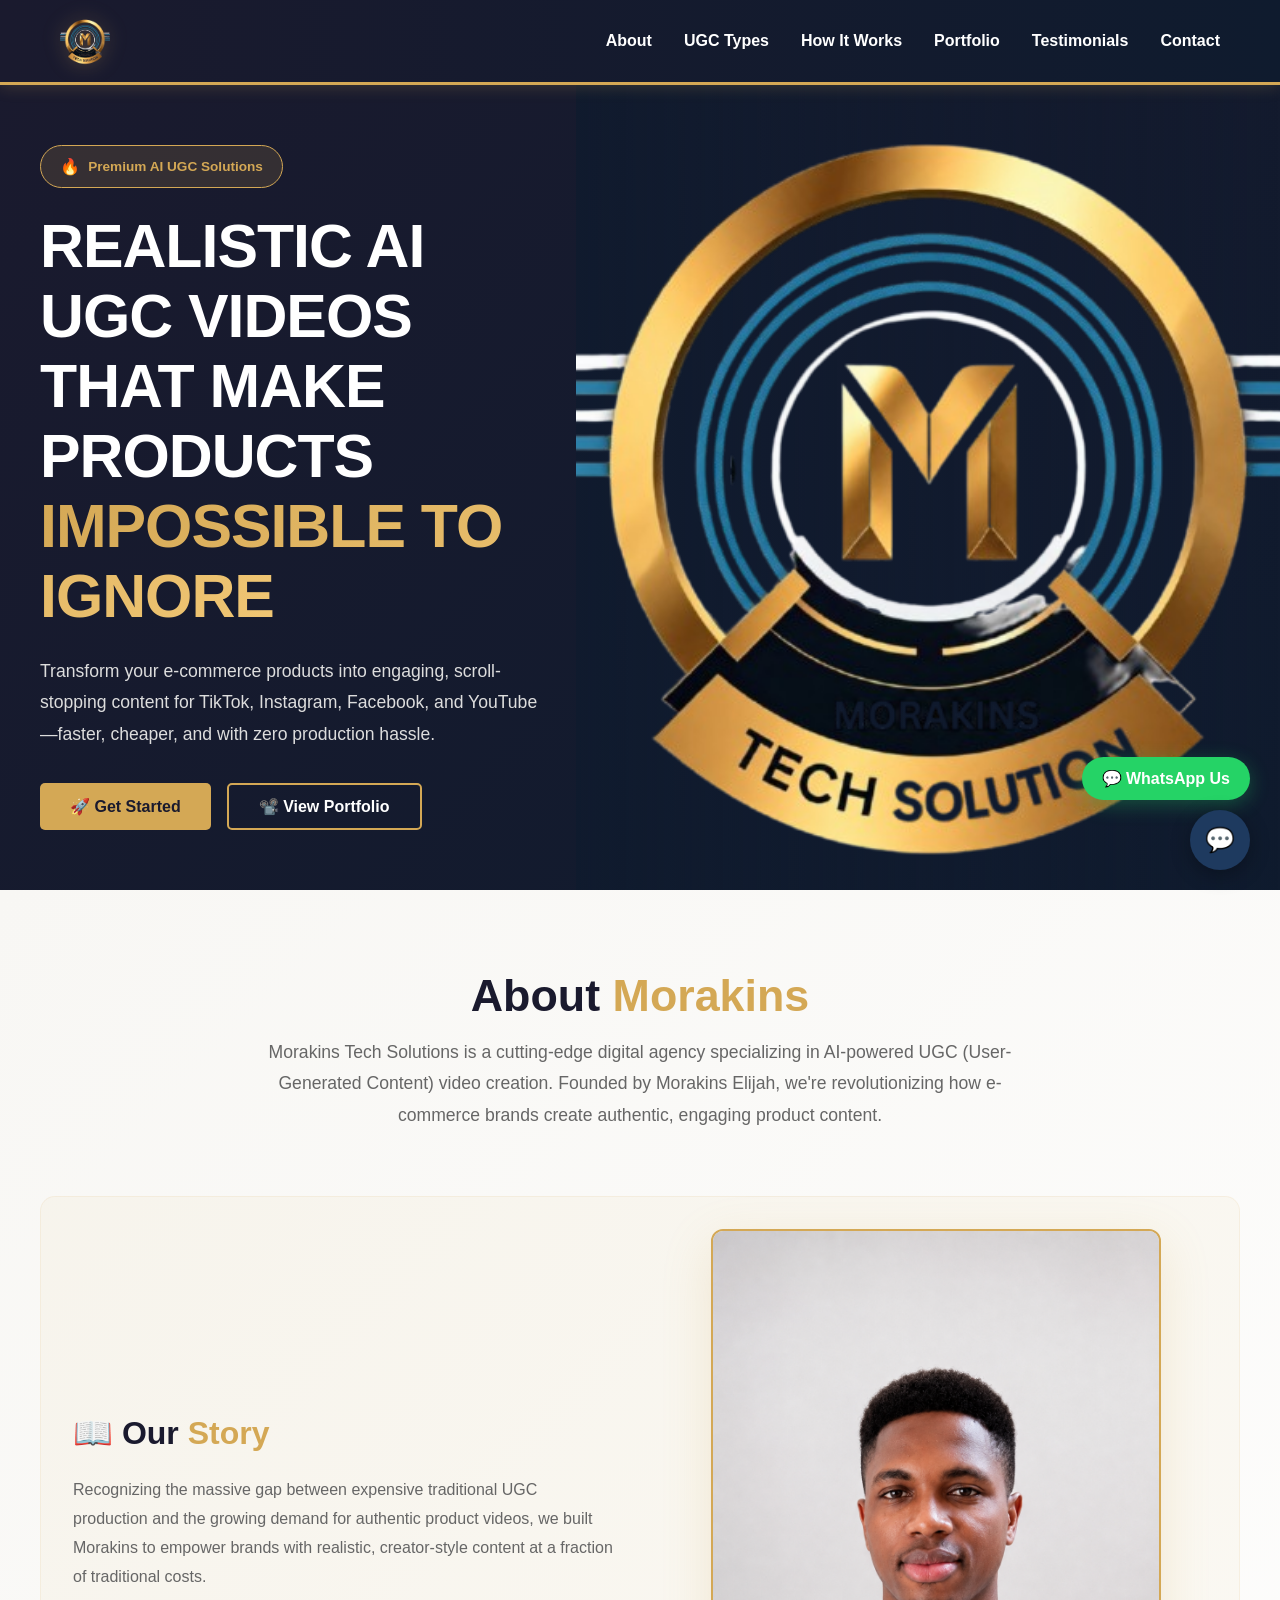
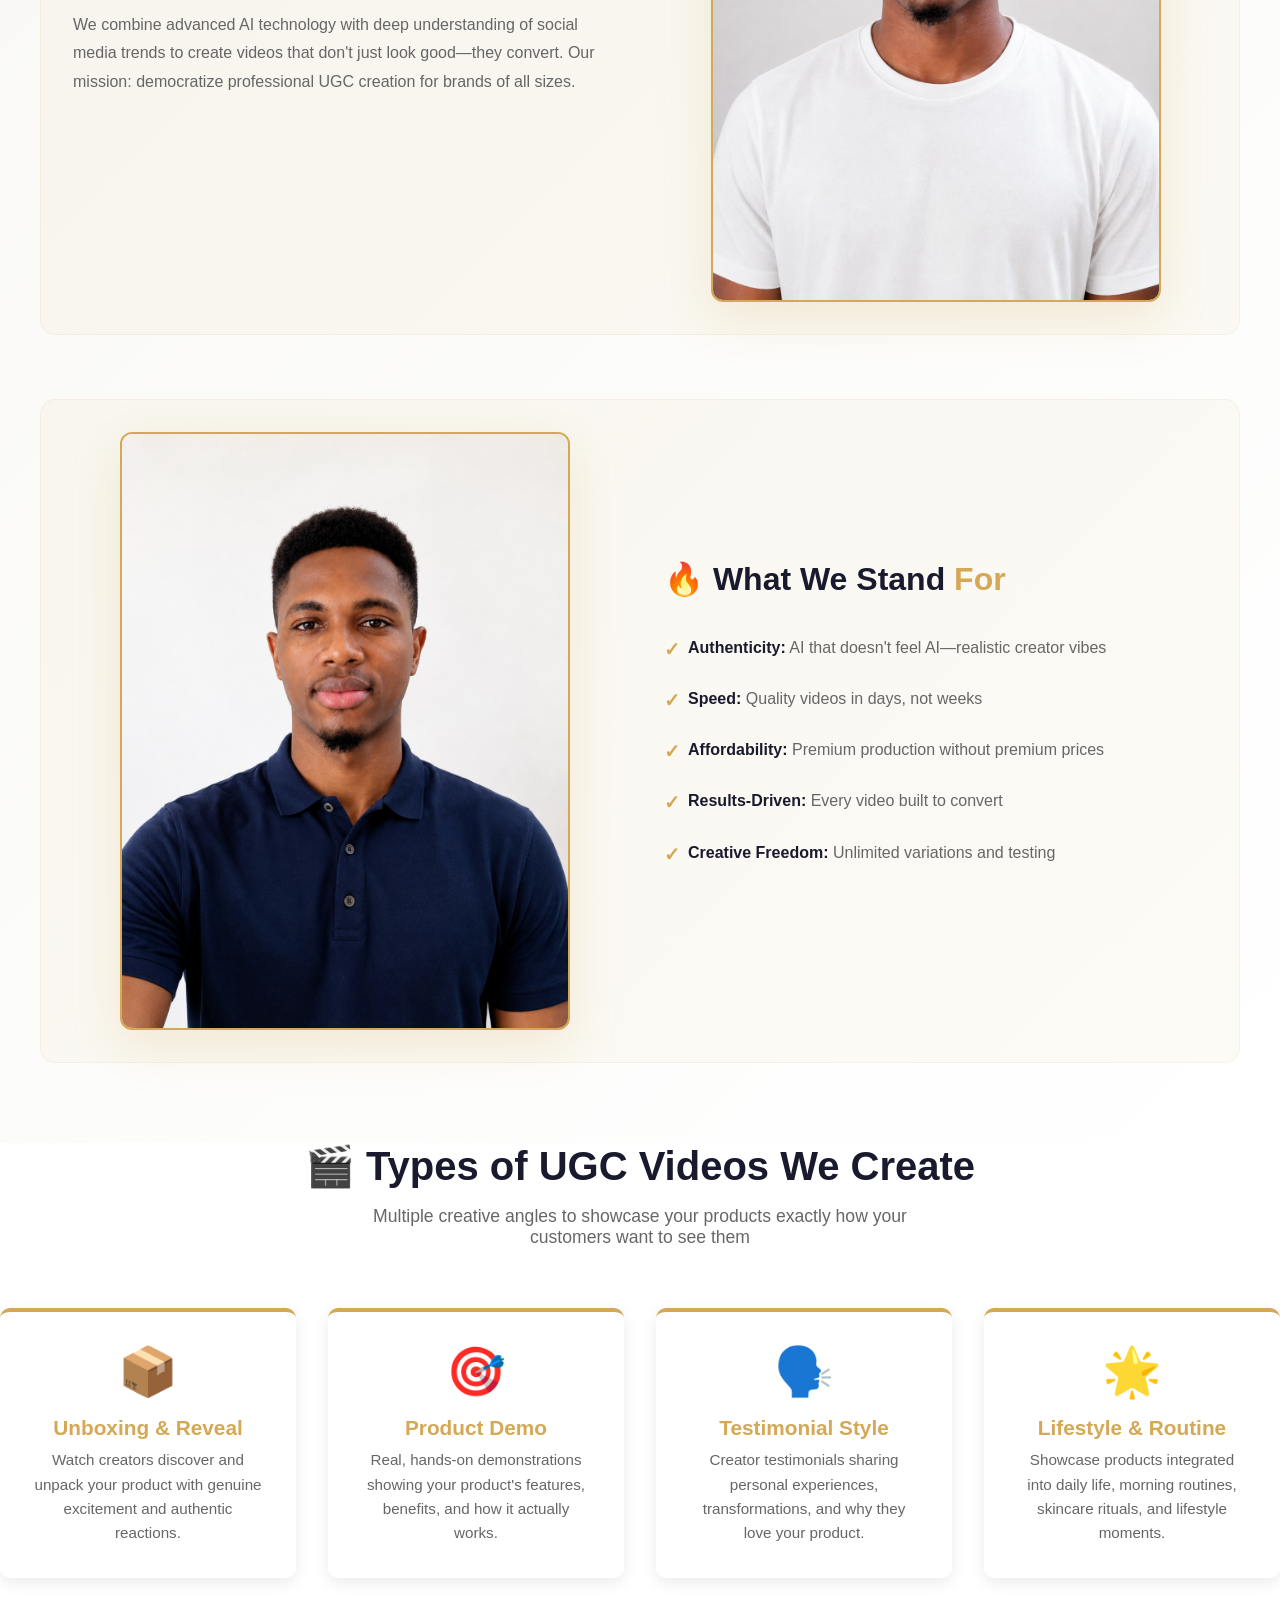
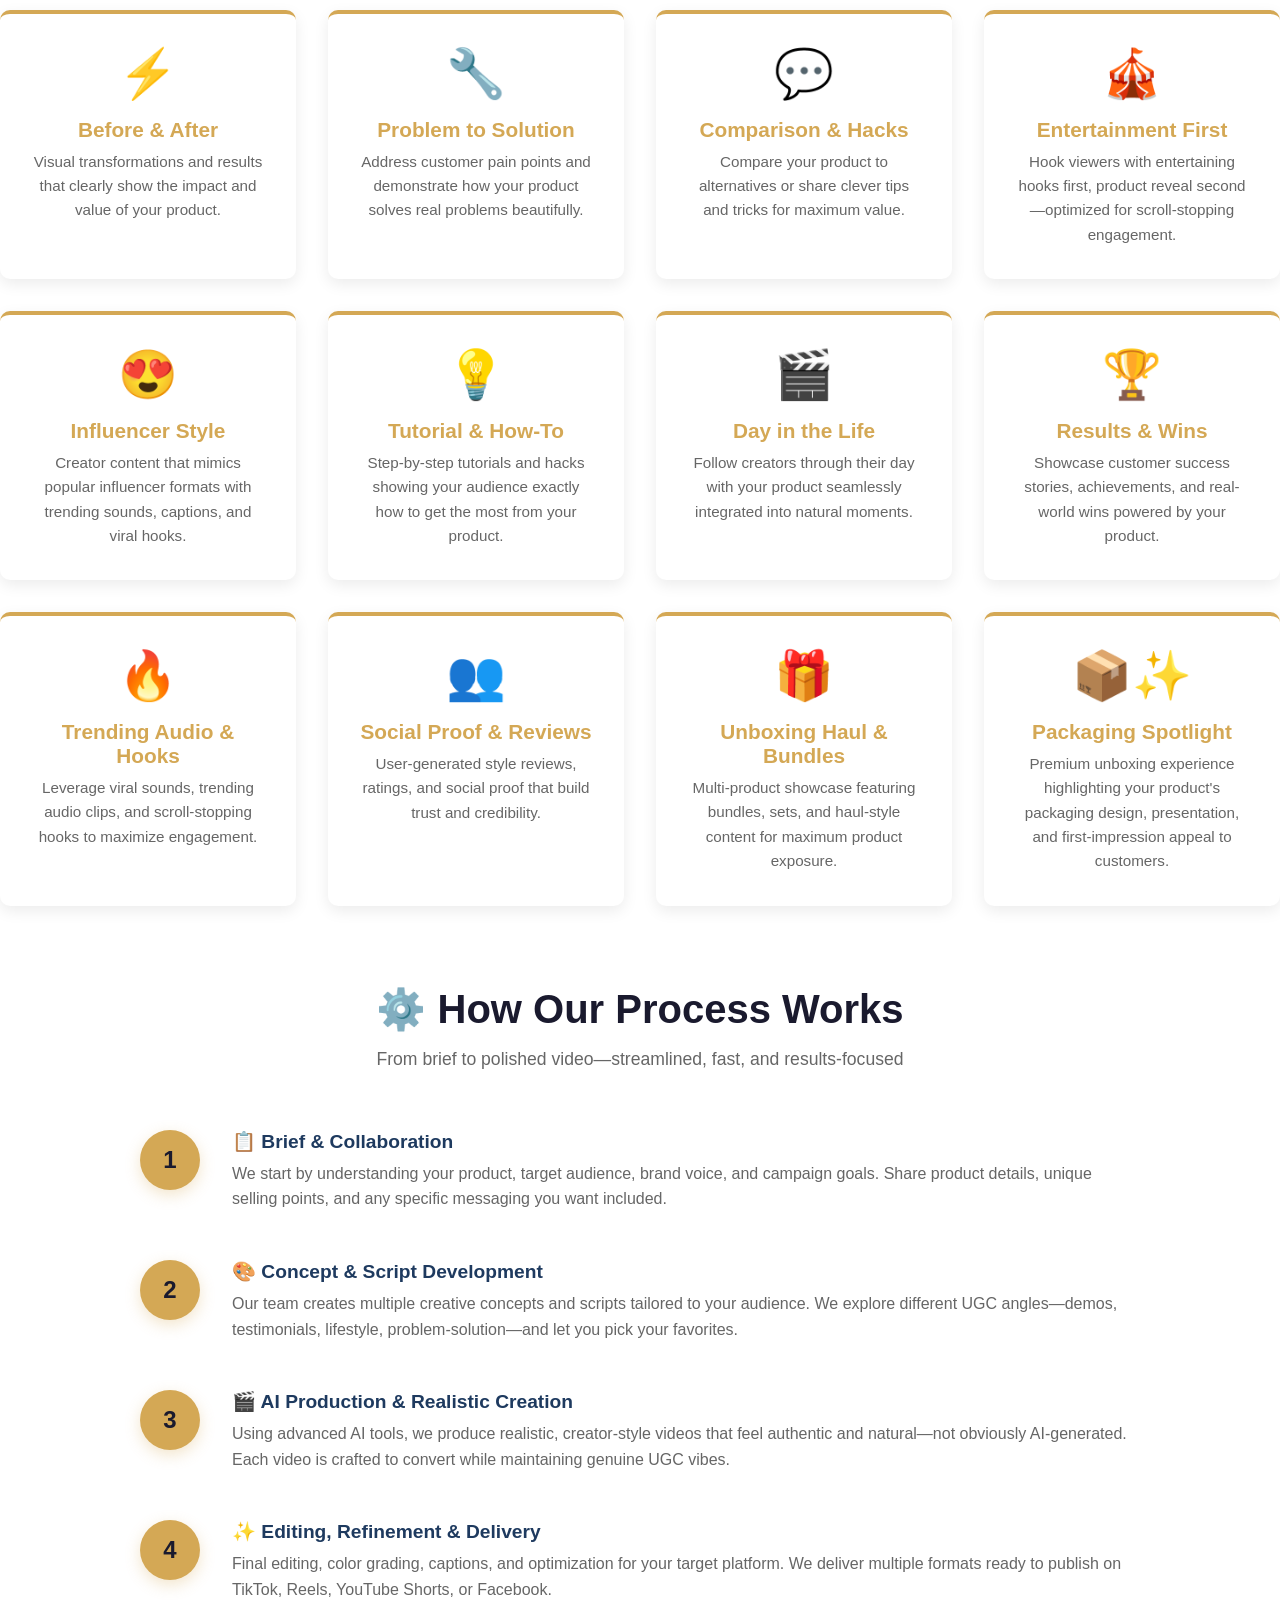
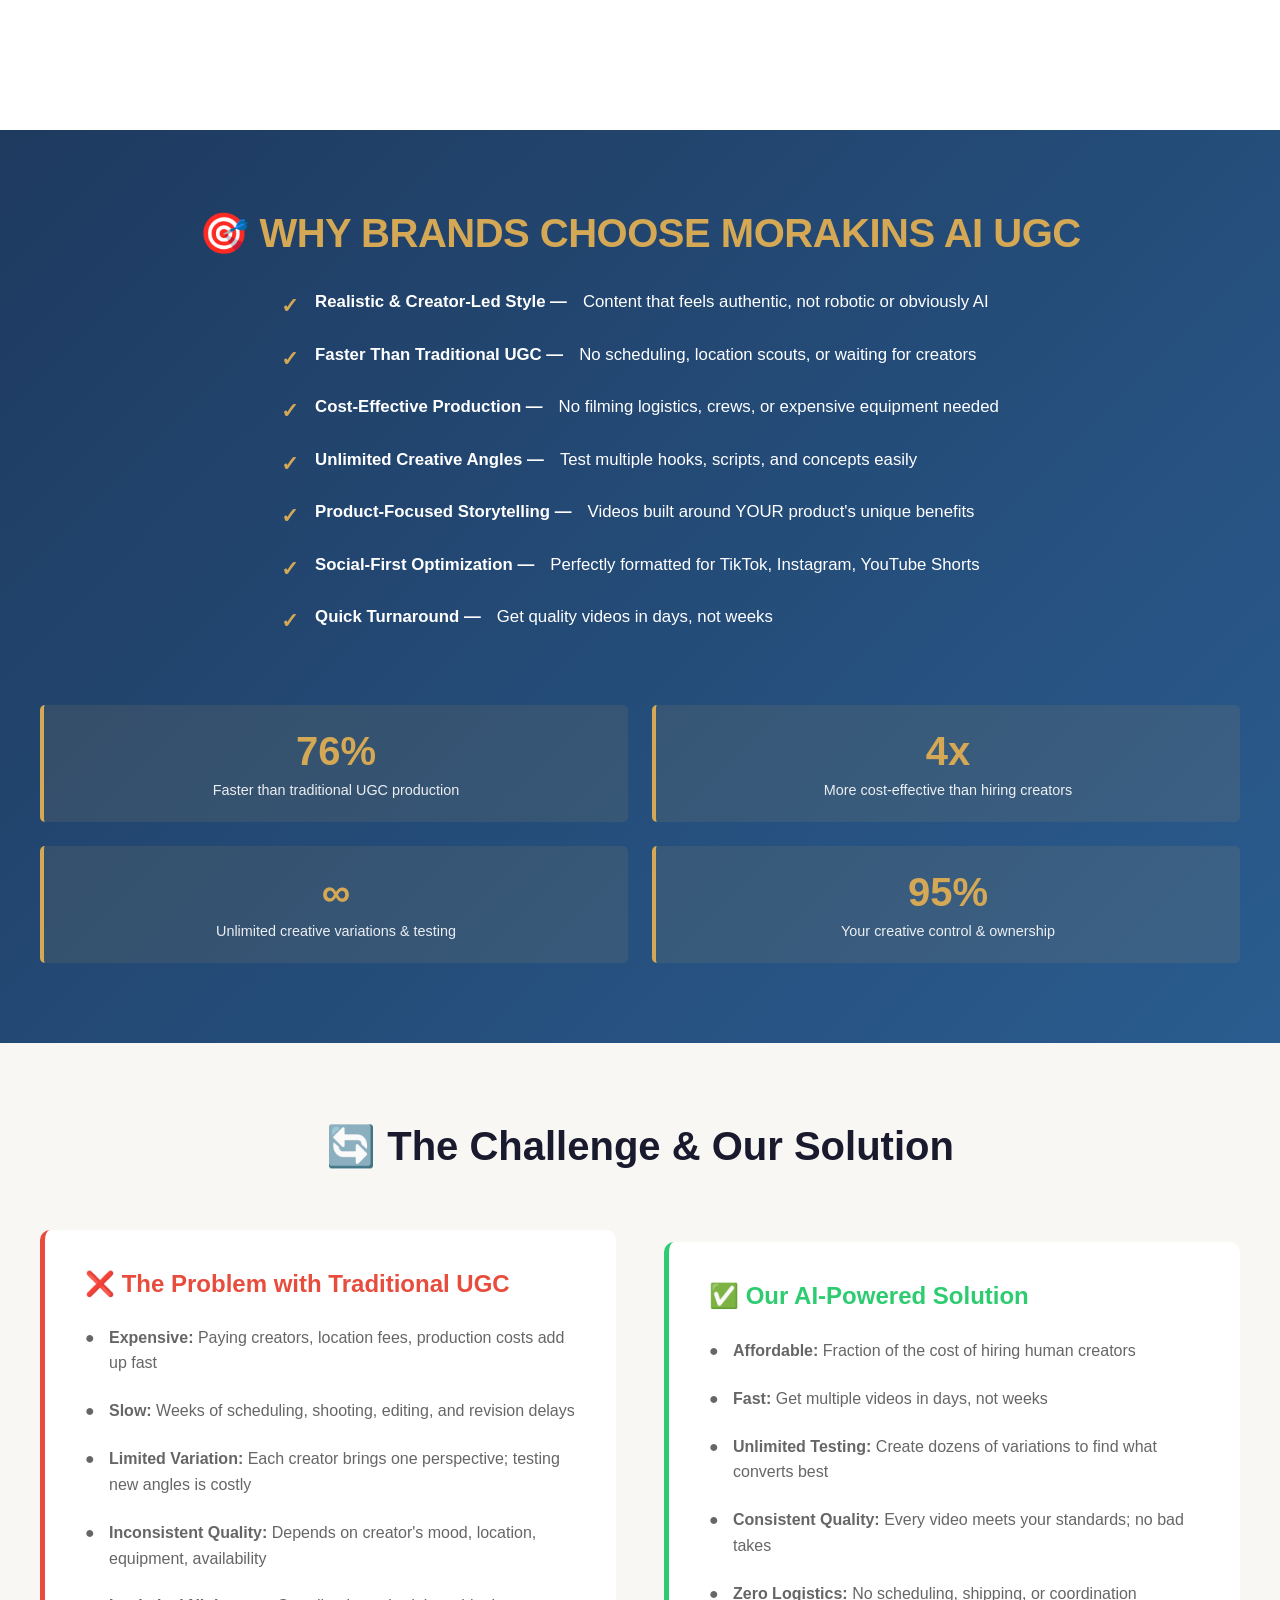
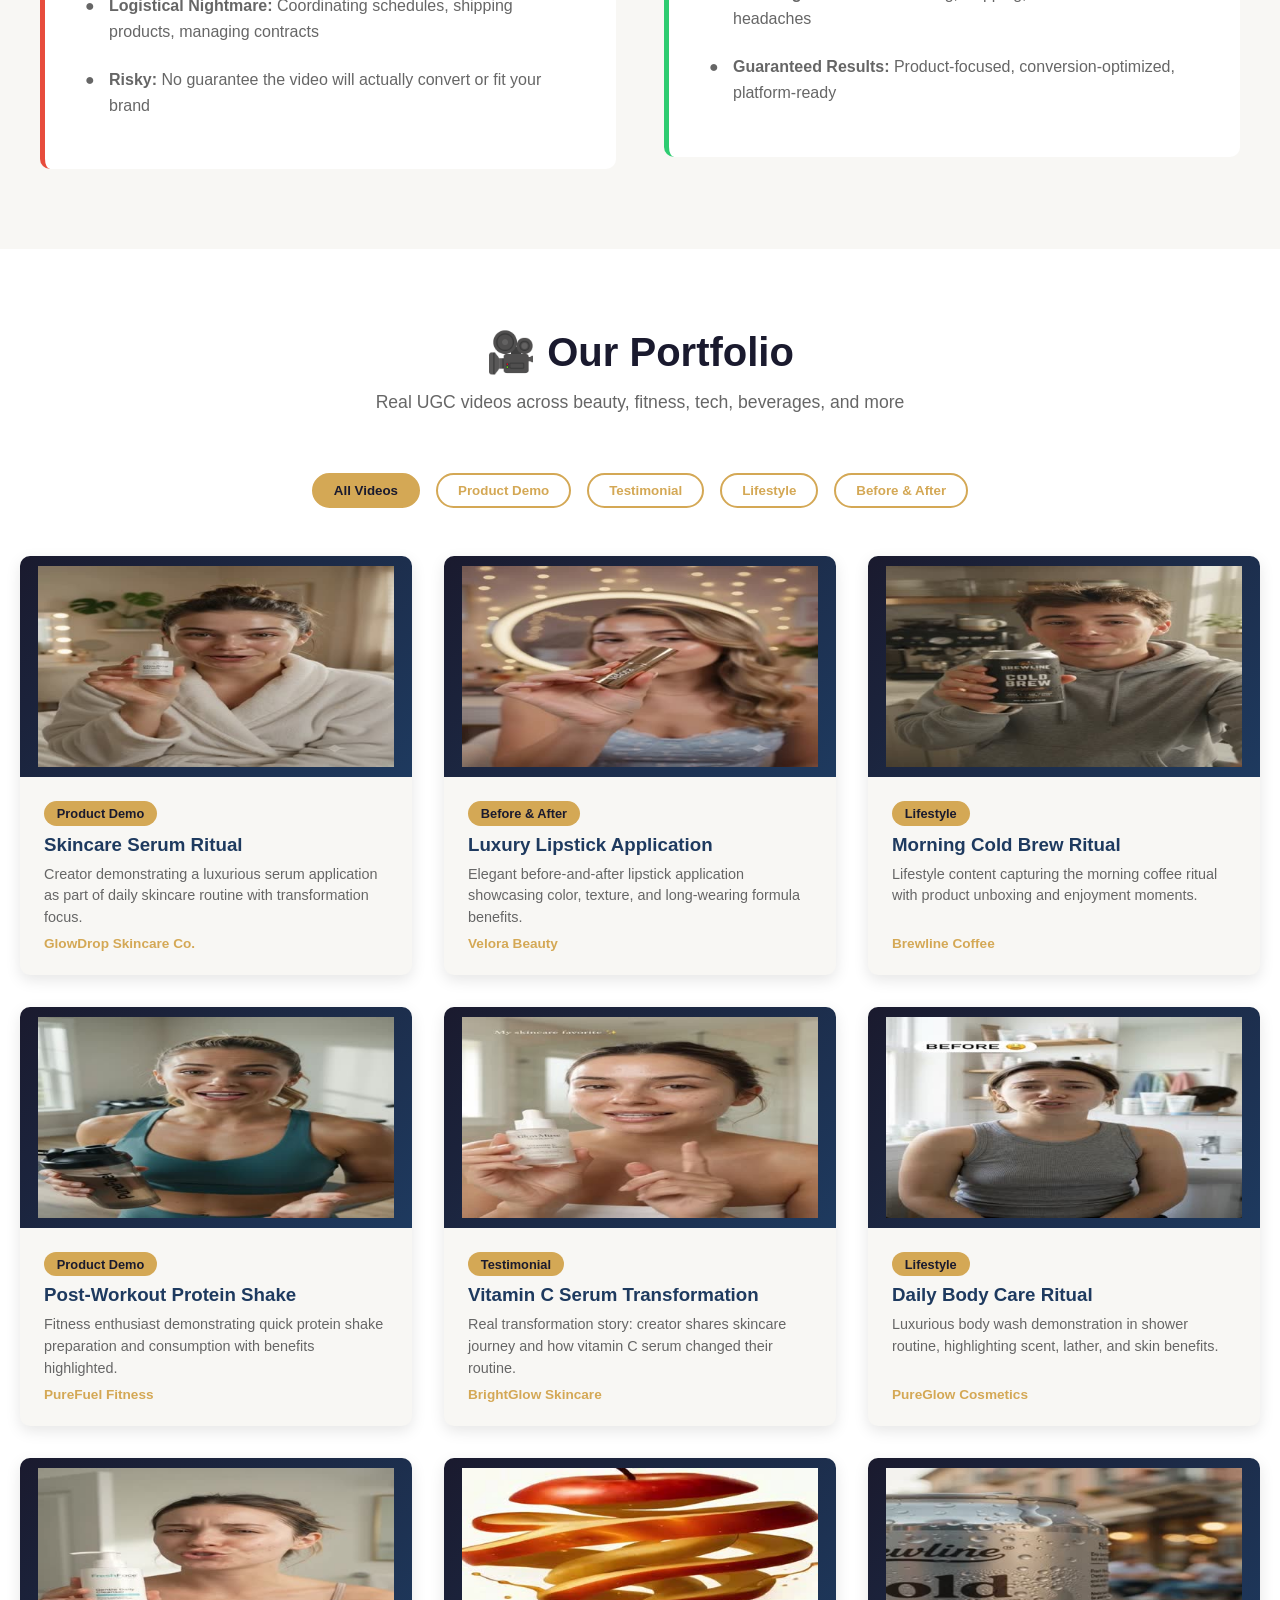
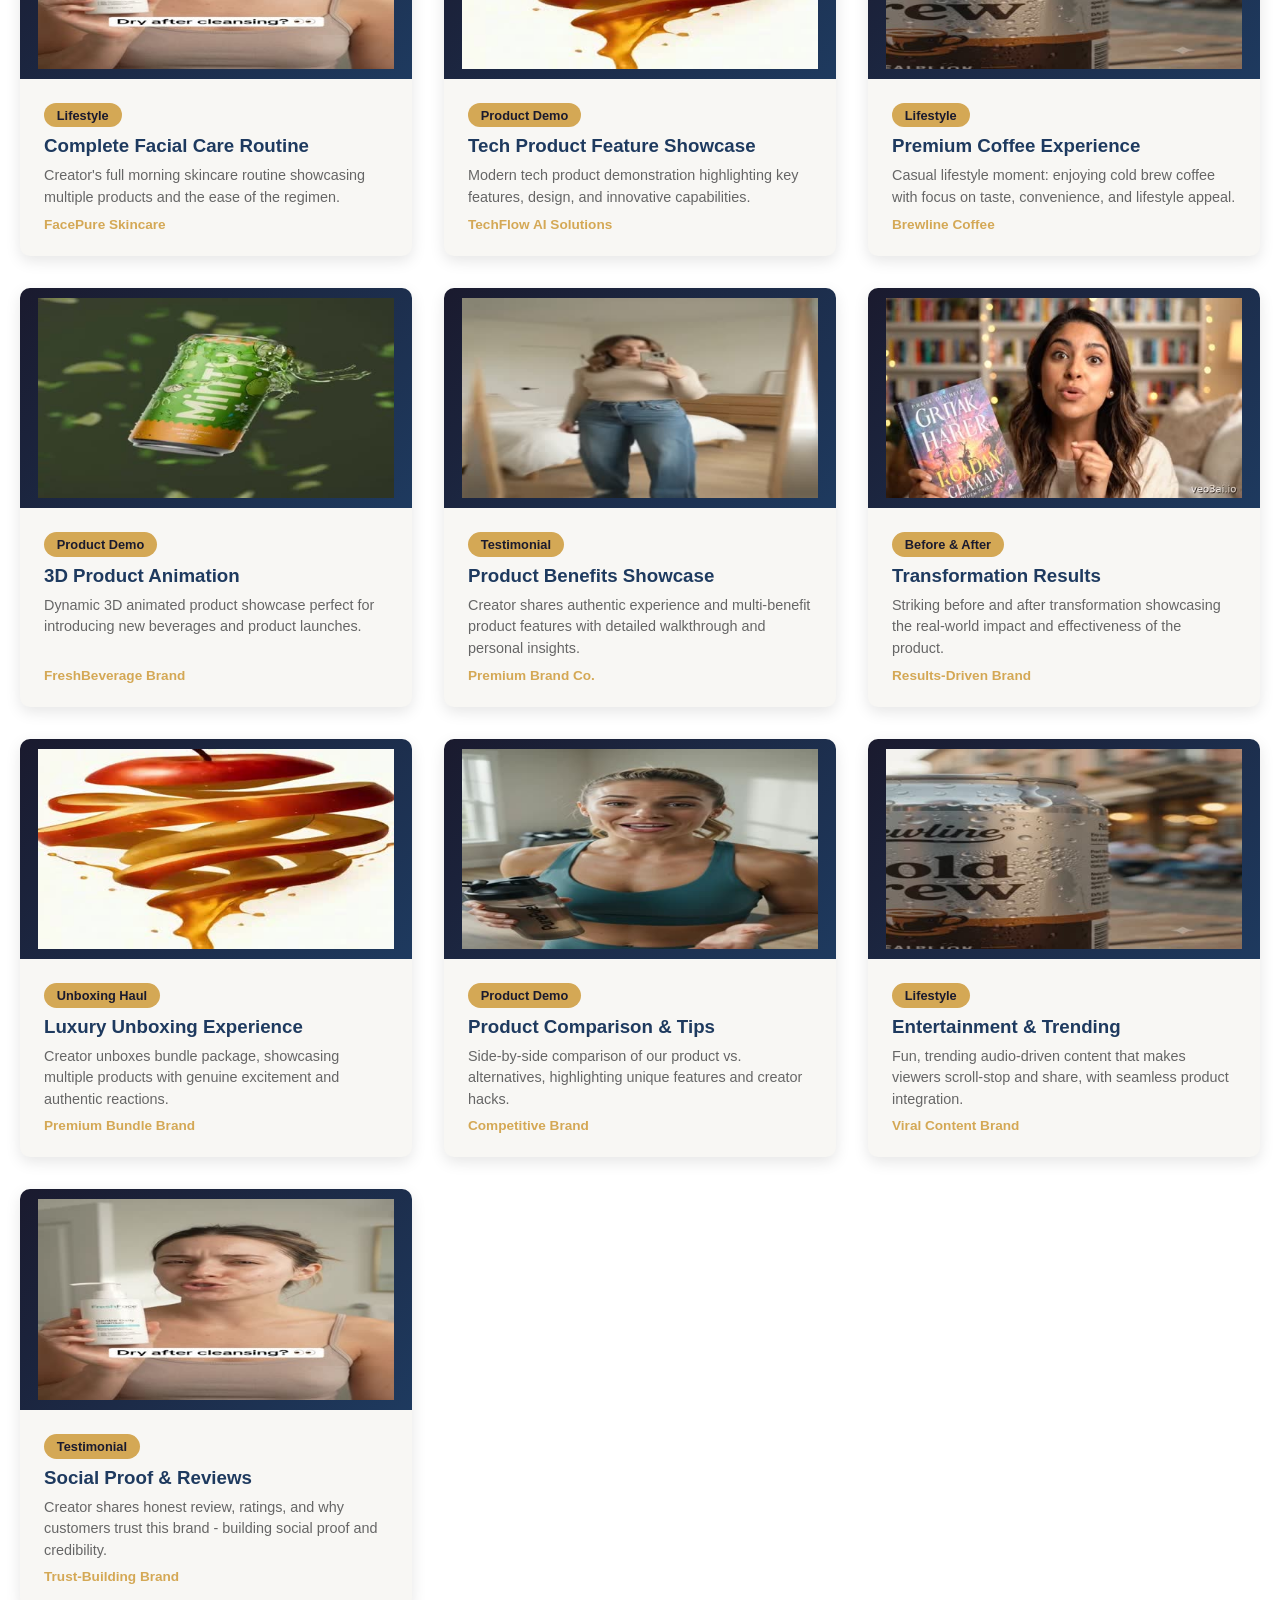
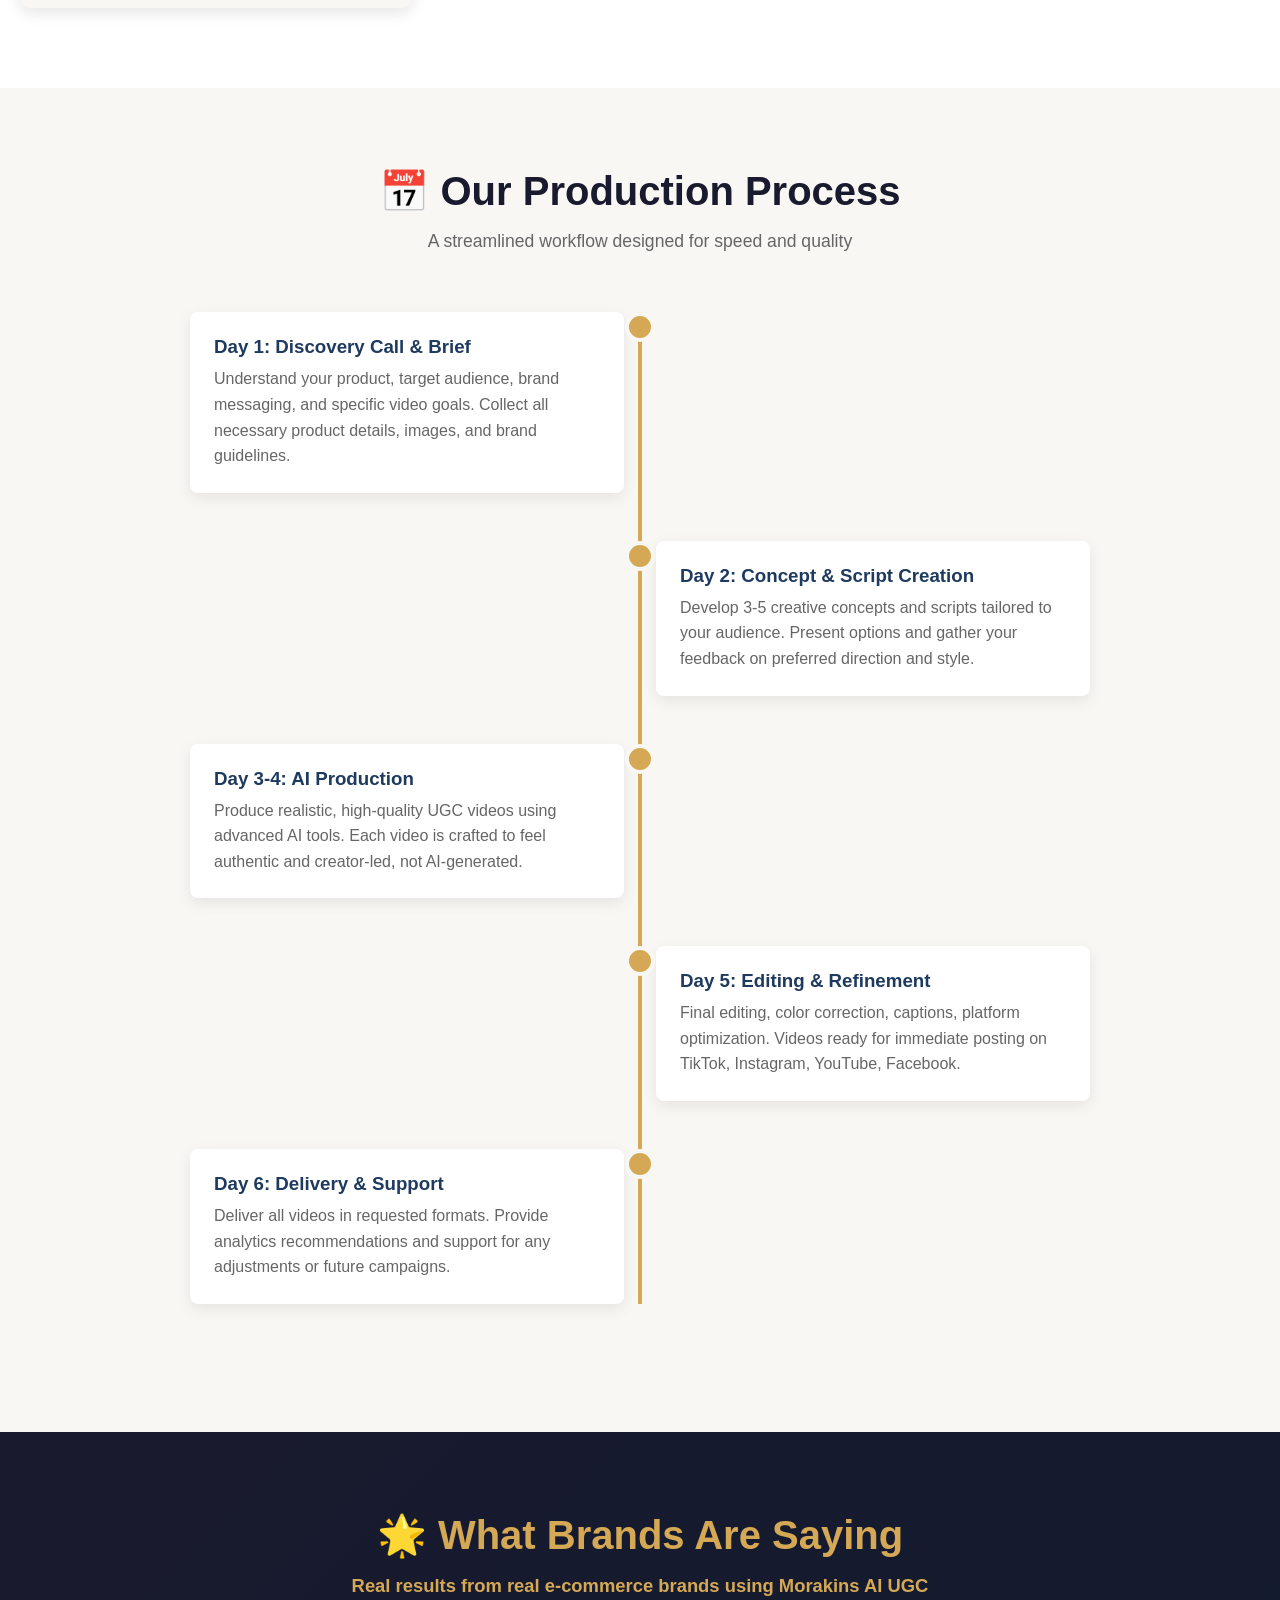
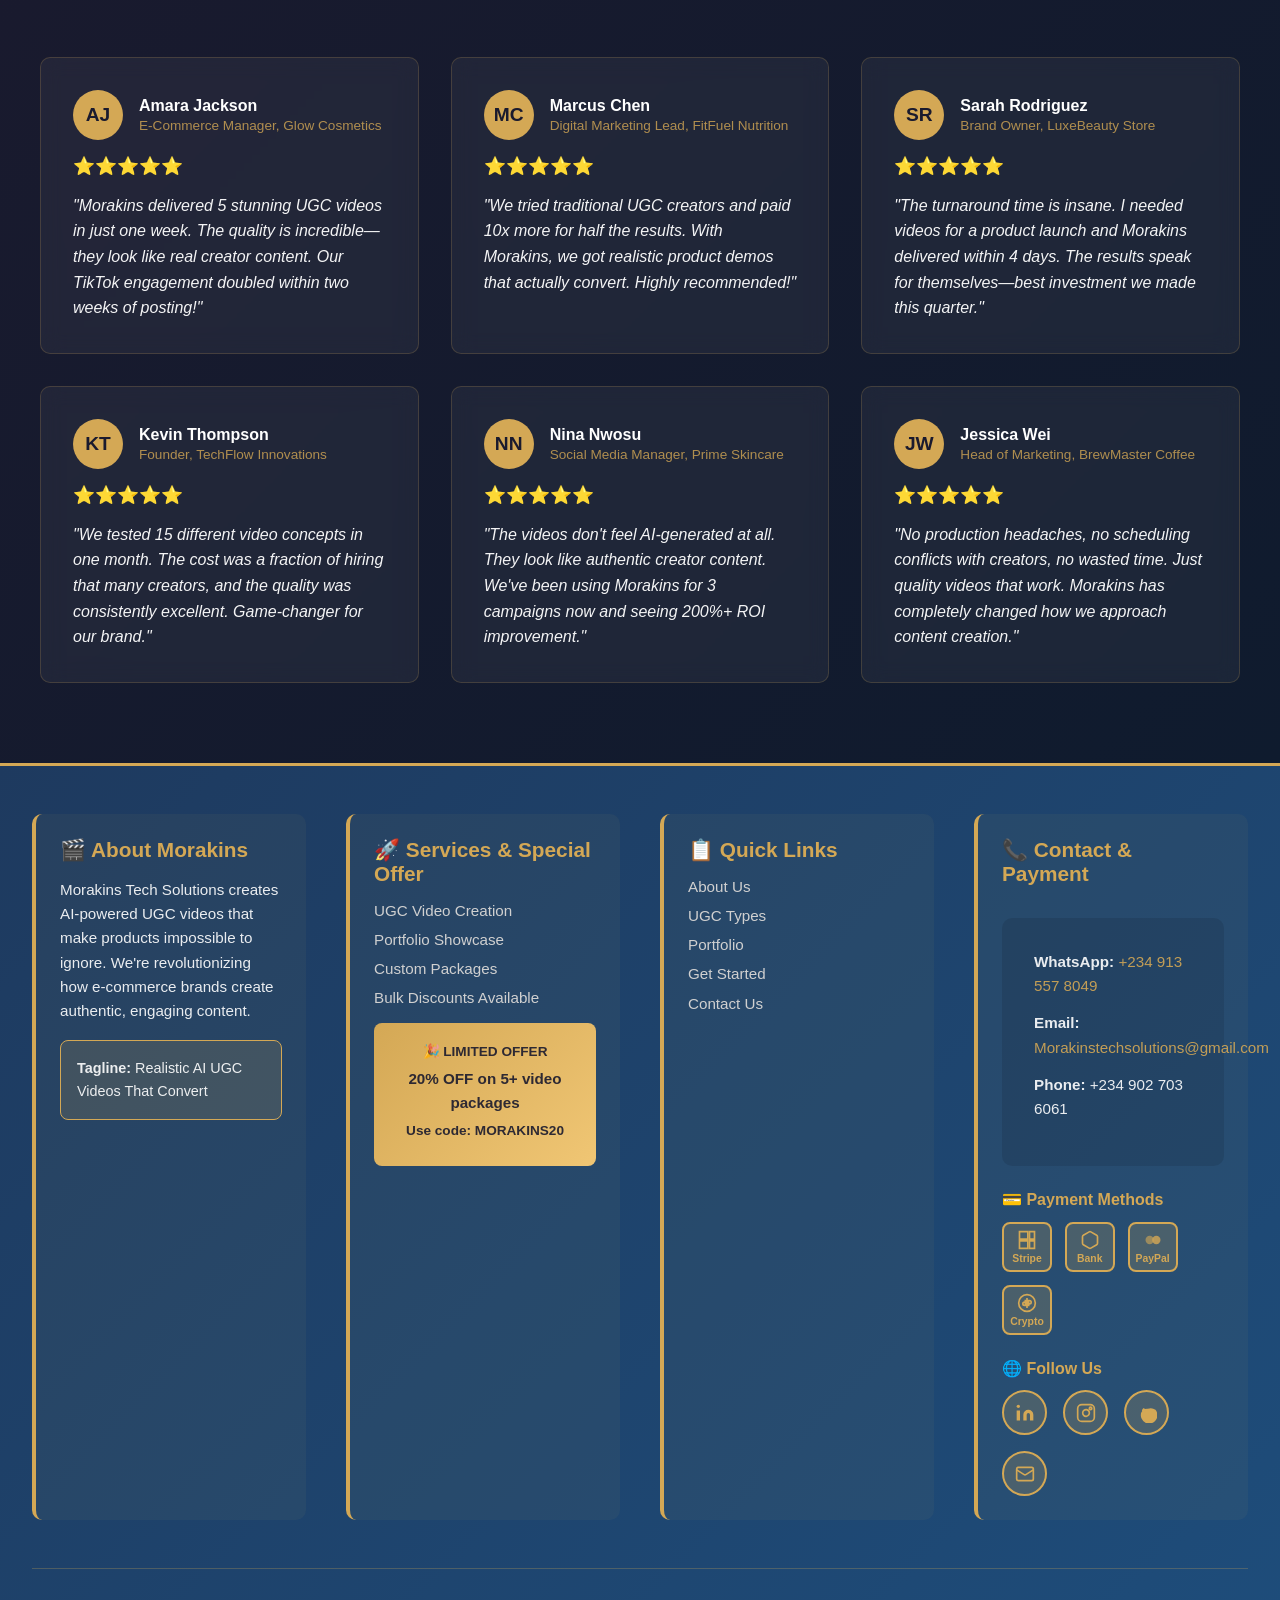
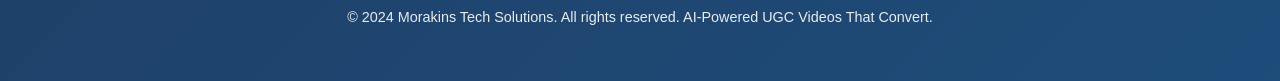
<file: index (2).html>
<!DOCTYPE html>
<html lang="en">
<head>
    <meta charset="UTF-8">
    <meta name="viewport" content="width=device-width, initial-scale=1.0">
    <title>Morakins - AI UGC Videos That Convert</title>
    <style>
        * {
            margin: 0;
            padding: 0;
            box-sizing: border-box;
        }

        :root {
            --primary-gold: #D4A855;
            --secondary-blue: #1E3A5F;
            --dark-navy: #1A1A2E;
            --white: #FFFFFF;
            --light-bg: #F8F7F4;
            --text-dark: #1A1A2E;
            --text-light: #666;
        }

        body {
            font-family: 'Segoe UI', Tahoma, Geneva, Verdana, sans-serif;
            color: var(--text-dark);
            background: var(--white);
            overflow-x: hidden;
        }

        /* ===== NAVIGATION ===== */
        nav {
            background: linear-gradient(90deg, var(--dark-navy) 0%, #0f1b2e 100%);
            padding: 1rem 0;
            position: sticky;
            top: 0;
            z-index: 100;
            box-shadow: 0 2px 15px rgba(212, 168, 85, 0.2);
            border-bottom: 3px solid var(--primary-gold);
        }

        .nav-container {
            max-width: 1200px;
            margin: 0 auto;
            display: flex;
            align-items: center;
            justify-content: space-between;
            padding: 0 20px;
        }

        .logo {
            height: 50px;
            display: flex;
            align-items: center;
        }

        .logo img {
            height: 100%;
            object-fit: contain;
            filter: drop-shadow(0 0 10px rgba(212, 168, 85, 0.3));
        }

        .nav-links {
            display: flex;
            gap: 2rem;
            list-style: none;
        }

        .nav-links a {
            color: var(--white);
            text-decoration: none;
            font-weight: 600;
            transition: all 0.3s;
            position: relative;
            padding: 0.5rem 0;
        }

        .nav-links a::after {
            content: '';
            position: absolute;
            bottom: -5px;
            left: 0;
            width: 0;
            height: 3px;
            background: var(--primary-gold);
            transition: width 0.3s;
        }

        .nav-links a:hover {
            color: var(--primary-gold);
        }

        .nav-links a:hover::after {
            width: 100%;
        }

        /* ===== TORCH ANIMATIONS ===== */
        .torch {
            font-size: 1.5rem;
            animation: flicker 1.5s infinite;
            display: inline-block;
        }

        @keyframes flicker {
            0%, 100% { opacity: 1; text-shadow: 0 0 5px #D4A855; }
            50% { opacity: 0.7; text-shadow: 0 0 10px #D4A855; }
        }

        /* ===== HERO SECTION ===== */
        .hero {
            background: linear-gradient(135deg, var(--dark-navy) 0%, #0f1b2e 100%);
            color: var(--white);
            padding: 0;
            position: relative;
            overflow: hidden;
            min-height: 650px;
        }

        .hero::before {
            content: '';
            position: absolute;
            top: 0;
            right: 0;
            width: 55%;
            height: 100%;
            background: linear-gradient(to right, rgba(15, 27, 46, 0.8) 0%, transparent 100%);
            z-index: 1;
        }

        .hero-container {
            max-width: 100%;
            margin: 0;
            display: grid;
            grid-template-columns: 1fr 1fr;
            gap: 0;
            align-items: center;
            position: relative;
            z-index: 2;
            height: 100%;
            min-height: 650px;
        }

        .hero-content {
            animation: slideUp 0.8s ease-out;
            padding: 60px 40px;
            max-width: 600px;
        }

        @keyframes slideUp {
            from { opacity: 0; transform: translateY(30px); }
            to { opacity: 1; transform: translateY(0); }
        }

        .hero-badge {
            display: inline-flex;
            align-items: center;
            gap: 0.5rem;
            background: rgba(212, 168, 85, 0.15);
            border: 1px solid var(--primary-gold);
            color: var(--primary-gold);
            padding: 0.7rem 1.2rem;
            border-radius: 25px;
            font-size: 0.85rem;
            font-weight: 600;
            margin-bottom: 1.5rem;
        }

        .hero-badge::before {
            content: '🔥';
            font-size: 1rem;
        }

        .hero h1 {
            font-size: 3.8rem;
            margin-bottom: 1.5rem;
            font-weight: 900;
            line-height: 1.15;
            color: var(--white);
            text-transform: uppercase;
            letter-spacing: -1px;
        }

        .hero h1 .gold {
            background: linear-gradient(135deg, var(--primary-gold), #f0c674);
            -webkit-background-clip: text;
            -webkit-text-fill-color: transparent;
            background-clip: text;
        }

        .hero-subtitle {
            font-size: 1.1rem;
            margin-bottom: 2rem;
            color: #ddd;
            line-height: 1.8;
            max-width: 500px;
        }

        .hero-cta {
            display: flex;
            flex-wrap: wrap;
            gap: 1rem;
        }

        .hero-image {
            position: absolute;
            right: 0;
            top: 0;
            width: 55%;
            height: 100%;
            display: flex;
            align-items: center;
            justify-content: center;
            animation: slideIn 0.8s ease-out;
            overflow: hidden;
        }

        @keyframes slideIn {
            from { opacity: 0; transform: translateX(50px); }
            to { opacity: 1; transform: translateX(0); }
        }

        .hero-image img {
            width: 100%;
            height: 100%;
            object-fit: cover;
            border-radius: 0;
            box-shadow: none;
            border: none;
        }

        .btn {
            padding: 12px 30px;
            border: none;
            border-radius: 5px;
            font-size: 1rem;
            font-weight: 600;
            cursor: pointer;
            transition: all 0.3s;
            display: inline-flex;
            align-items: center;
            gap: 8px;
        }

        .btn-primary {
            background: var(--primary-gold);
            color: var(--dark-navy);
        }

        .btn-primary:hover {
            transform: translateY(-3px);
            box-shadow: 0 10px 25px rgba(212, 168, 85, 0.3);
        }

        .btn-secondary {
            background: transparent;
            color: var(--white);
            border: 2px solid var(--primary-gold);
        }

        .btn-secondary:hover {
            background: var(--primary-gold);
            color: var(--dark-navy);
        }

        /* ===== ABOUT US SECTION ===== */
        .about-us {
            padding: 80px 20px;
            background: linear-gradient(135deg, var(--light-bg) 0%, #ffffff 100%);
        }

        .about-header {
            text-align: center;
            margin-bottom: 4rem;
            max-width: 800px;
            margin-left: auto;
            margin-right: auto;
        }

        .about-header h2 {
            font-size: 2.8rem;
            font-weight: 900;
            color: var(--dark-navy);
            margin-bottom: 1rem;
        }

        .about-header h2 .gold {
            color: var(--primary-gold);
        }

        .about-header p {
            font-size: 1.1rem;
            color: var(--text-light);
            line-height: 1.8;
        }

        .about-sections {
            max-width: 1200px;
            margin: 0 auto;
            display: grid;
            grid-template-columns: 1fr;
            gap: 4rem;
        }

        .about-section {
            display: grid;
            grid-template-columns: 1fr 1fr;
            gap: 3rem;
            align-items: center;
            padding: 2rem;
            background: rgba(212, 168, 85, 0.05);
            border-radius: 15px;
            border: 1px solid rgba(212, 168, 85, 0.1);
        }

        .about-section:nth-child(even) {
            grid-template-columns: 1fr 1fr;
        }

        .about-section:nth-child(even) .about-section-image {
            order: -1;
        }

        .about-section h3 {
            font-size: 2rem;
            font-weight: 900;
            color: var(--dark-navy);
            margin-bottom: 1.5rem;
        }

        .about-section h3 .gold {
            color: var(--primary-gold);
        }

        .about-section p {
            color: var(--text-light);
            line-height: 1.8;
            margin-bottom: 1.2rem;
            font-size: 1rem;
        }

        .about-section-image {
            display: flex;
            align-items: center;
            justify-content: center;
        }

        .about-section-image img {
            width: 100%;
            height: auto;
            max-width: 450px;
            border-radius: 12px;
            box-shadow: 0 15px 50px rgba(212, 168, 85, 0.2);
            border: 2px solid var(--primary-gold);
            transition: transform 0.3s;
        }

        .about-section-image img:hover {
            transform: scale(1.02);
        }

        .about-container {
            max-width: 1200px;
            margin: 0 auto;
            display: grid;
            grid-template-columns: 1fr 1fr;
            gap: 3rem;
            align-items: center;
        }

        .about-image img {
            width: 100%;
            height: auto;
            border-radius: 10px;
            box-shadow: 0 20px 50px rgba(212, 168, 85, 0.25);
            border: 3px solid var(--primary-gold);
        }

        .about-content h2 {
            font-size: 2.5rem;
            margin-bottom: 1.5rem;
            color: var(--dark-navy);
        }

        .about-content h3 {
            font-size: 1.4rem;
            color: var(--secondary-blue);
            margin-top: 1.5rem;
            margin-bottom: 0.8rem;
        }

        .about-content p {
            color: var(--text-light);
            line-height: 1.8;
            margin-bottom: 1rem;
            font-size: 1rem;
        }

        .about-values {
            list-style: none;
            margin: 1.5rem 0;
        }

        .about-values li {
            padding: 0.8rem 0;
            padding-left: 1.5rem;
            position: relative;
            color: var(--text-light);
            line-height: 1.6;
        }

        .about-values li::before {
            content: '✓';
            position: absolute;
            left: 0;
            color: var(--primary-gold);
            font-weight: bold;
            font-size: 1.2rem;
        }

        .about-values strong {
            color: var(--dark-navy);
        }

        .about-stats {
            display: grid;
            grid-template-columns: repeat(3, 1fr);
            gap: 2rem;
            margin-top: 5rem;
            max-width: 1200px;
            margin-left: auto;
            margin-right: auto;
        }

        .stat {
            text-align: center;
            padding: 2rem;
            background: var(--white);
            border-radius: 12px;
            border-left: 4px solid var(--primary-gold);
            box-shadow: 0 10px 30px rgba(0,0,0,0.1);
            transition: transform 0.3s, box-shadow 0.3s;
        }

        .stat:hover {
            transform: translateY(-5px);
            box-shadow: 0 15px 40px rgba(212, 168, 85, 0.2);
        }

        .stat-number {
            font-size: 3rem;
            font-weight: 900;
            color: var(--primary-gold);
            font-variant-numeric: tabular-nums;
        }

        .stat-label {
            font-size: 0.95rem;
            color: var(--text-light);
            margin-top: 1rem;
            font-weight: 600;
        }

        .about-section-content {
            flex: 1;
        }

        .about-section-content h3 {
            font-size: 2rem;
            font-weight: 900;
            color: var(--dark-navy);
            margin-bottom: 1.5rem;
        }

        .about-section-content .gold {
            color: var(--primary-gold);
        }

        .about-section-content p {
            color: var(--text-light);
            line-height: 1.8;
            margin-bottom: 1.2rem;
            font-size: 1rem;
        }

        .about-section-content .about-values {
            margin-top: 1.5rem;
        }

        @media (max-width: 768px) {
            .about-section {
                grid-template-columns: 1fr;
            }

            .about-section:nth-child(even) {
                grid-template-columns: 1fr;
            }

            .about-section:nth-child(even) .about-section-image {
                order: 1;
            }

            .about-stats {
                grid-template-columns: 1fr;
            }
        }

            .about-content h2 {
                font-size: 1.8rem;
            }

            .about-stats {
                grid-template-columns: 1fr;
            }
        }

        /* ===== UGC TYPES SECTION ===== */
        .ugc-types {
            padding: 80px 20px;
            background: var(--light-bg);
        }

        .section-header {
            text-align: center;
            margin-bottom: 60px;
        }

        .section-title {
            font-size: 2.5rem;
            margin-bottom: 1rem;
            color: var(--dark-navy);
            display: flex;
            align-items: center;
            justify-content: center;
            gap: 10px;
        }

        .section-subtitle {
            color: var(--text-light);
            font-size: 1.1rem;
            max-width: 600px;
            margin: 0 auto;
        }

        /* Special styling for testimonials section */
        .testimonials .section-header .section-title {
            color: var(--primary-gold);
            font-weight: 900;
        }

        .testimonials .section-header .section-subtitle {
            color: var(--primary-gold);
            font-weight: 700;
            font-size: 1.15rem;
        }

        .types-grid {
            display: grid;
            grid-template-columns: repeat(auto-fit, minmax(280px, 1fr));
            gap: 2rem;
            max-width: 1400px;
            margin: 0 auto;
        }

        .type-card {
            background: var(--white);
            padding: 2rem;
            border-radius: 10px;
            text-align: center;
            box-shadow: 0 5px 15px rgba(0,0,0,0.08);
            transition: all 0.3s;
            border-top: 4px solid var(--primary-gold);
            position: relative;
            overflow: hidden;
        }

        .type-card::before {
            content: '';
            position: absolute;
            top: 0;
            left: 0;
            right: 0;
            bottom: 0;
            background: linear-gradient(135deg, rgba(212, 168, 85, 0.05) 0%, transparent 100%);
            opacity: 0;
            transition: opacity 0.3s;
        }

        .type-card:hover {
            transform: translateY(-10px);
            box-shadow: 0 15px 30px rgba(212, 168, 85, 0.25);
        }

        .type-card:hover::before {
            opacity: 1;
        }

        .type-icon {
            font-size: 3rem;
            margin-bottom: 1rem;
            display: block;
            position: relative;
            z-index: 1;
        }

        .type-card h3 {
            color: var(--primary-gold);
            margin-bottom: 0.5rem;
            font-size: 1.3rem;
            font-weight: 700;
            position: relative;
            z-index: 1;
        }

        .type-card p {
            color: var(--text-light);
            line-height: 1.6;
            font-size: 0.95rem;
            position: relative;
            z-index: 1;
        }

        /* ===== HOW IT WORKS ===== */
        .how-it-works {
            padding: 80px 20px;
            background: var(--white);
        }

        .steps-container {
            max-width: 1000px;
            margin: 0 auto;
        }

        .step {
            display: flex;
            gap: 2rem;
            margin-bottom: 3rem;
            animation: fadeInUp 0.6s ease-out;
        }

        @keyframes fadeInUp {
            from { opacity: 0; transform: translateY(20px); }
            to { opacity: 1; transform: translateY(0); }
        }

        .step:nth-child(1) { animation-delay: 0.1s; }
        .step:nth-child(2) { animation-delay: 0.2s; }
        .step:nth-child(3) { animation-delay: 0.3s; }
        .step:nth-child(4) { animation-delay: 0.4s; }

        .step-number {
            min-width: 60px;
            height: 60px;
            background: var(--primary-gold);
            color: var(--dark-navy);
            border-radius: 50%;
            display: flex;
            align-items: center;
            justify-content: center;
            font-weight: bold;
            font-size: 1.5rem;
            flex-shrink: 0;
            box-shadow: 0 5px 15px rgba(212, 168, 85, 0.3);
        }

        .step-content h3 {
            color: var(--secondary-blue);
            margin-bottom: 0.5rem;
            font-size: 1.2rem;
        }

        .step-content p {
            color: var(--text-light);
            line-height: 1.6;
        }

        /* ===== USP/VALUE SECTION ===== */
        .usp-section {
            padding: 80px 20px;
            background: linear-gradient(135deg, var(--secondary-blue) 0%, #2a5c8f 100%);
            color: var(--white);
        }

        .usp-content {
            max-width: 1200px;
            margin: 0 auto;
            display: block;
            text-align: center;
        }

        .usp-text {
            text-align: center;
            margin-bottom: 3rem;
        }

        .usp-text h2 {
            font-size: 2.5rem;
            margin-bottom: 2rem;
            color: var(--primary-gold);
            text-align: center;
            font-weight: 900;
            text-transform: uppercase;
            letter-spacing: -0.5px;
        }

        .usp-list {
            list-style: none;
            text-align: center;
            display: inline-block;
            max-width: 900px;
        }

        .usp-visual {
            display: grid;
            grid-template-columns: repeat(auto-fit, minmax(250px, 1fr));
            gap: 2rem;
            margin-top: 3rem;
        }

        .usp-list li {
            margin-bottom: 1.2rem;
            display: flex;
            align-items: flex-start;
            gap: 1rem;
            font-size: 1.05rem;
            line-height: 1.6;
        }

        .usp-list li::before {
            content: '✓';
            color: var(--primary-gold);
            font-weight: bold;
            font-size: 1.3rem;
            flex-shrink: 0;
        }

        .usp-visual {
            display: grid;
            grid-template-columns: 1fr 1fr;
            gap: 1.5rem;
        }

        .usp-stat {
            background: rgba(212, 168, 85, 0.1);
            padding: 1.5rem;
            border-left: 4px solid var(--primary-gold);
            border-radius: 5px;
            text-align: center;
        }

        .usp-stat .number {
            font-size: 2.5rem;
            font-weight: bold;
            color: var(--primary-gold);
        }

        .usp-stat .label {
            font-size: 0.9rem;
            margin-top: 0.5rem;
            opacity: 0.9;
        }

        /* ===== PROBLEM/SOLUTION ===== */
        .problem-solution {
            padding: 80px 20px;
            background: var(--light-bg);
        }

        .ps-grid {
            display: grid;
            grid-template-columns: 1fr 1fr;
            gap: 3rem;
            max-width: 1200px;
            margin: 0 auto;
            align-items: center;
        }

        .ps-card {
            padding: 2.5rem;
            border-radius: 10px;
            background: var(--white);
        }

        .ps-card.problem {
            border-left: 5px solid #e74c3c;
        }

        .ps-card.solution {
            border-left: 5px solid #2ecc71;
        }

        .ps-card h3 {
            margin-bottom: 1rem;
            font-size: 1.5rem;
        }

        .ps-card.problem h3 { color: #e74c3c; }
        .ps-card.solution h3 { color: #2ecc71; }

        .ps-list {
            list-style: none;
        }

        .ps-list li {
            padding: 0.7rem 0;
            color: var(--text-light);
            line-height: 1.6;
            position: relative;
            padding-left: 1.5rem;
        }

        .ps-list li::before {
            content: '●';
            position: absolute;
            left: 0;
            color: inherit;
        }

        /* ===== PORTFOLIO/GALLERY ===== */
        .portfolio {
            padding: 80px 20px;
            background: var(--white);
        }

        .filter-tags {
            display: flex;
            flex-wrap: wrap;
            justify-content: center;
            gap: 1rem;
            margin-bottom: 3rem;
        }

        .filter-tag {
            padding: 8px 20px;
            border: 2px solid var(--primary-gold);
            background: transparent;
            color: var(--primary-gold);
            border-radius: 25px;
            cursor: pointer;
            font-weight: 600;
            transition: all 0.3s;
        }

        .filter-tag.active,
        .filter-tag:hover {
            background: var(--primary-gold);
            color: var(--dark-navy);
        }

        .portfolio-grid {
            display: grid;
            grid-template-columns: repeat(auto-fill, minmax(300px, 1fr));
            gap: 2rem;
            max-width: 1400px;
            margin: 0 auto;
        }

        .portfolio-item {
            background: var(--light-bg);
            border-radius: 10px;
            overflow: hidden;
            box-shadow: 0 5px 15px rgba(0,0,0,0.1);
            transition: all 0.3s;
            cursor: pointer;
            display: flex;
            flex-direction: column;
        }

        .portfolio-item:hover {
            transform: translateY(-10px);
            box-shadow: 0 15px 30px rgba(212, 168, 85, 0.2);
        }

        .portfolio-image {
            width: 100%;
            aspect-ratio: 16 / 9;
            background: linear-gradient(135deg, var(--dark-navy), var(--secondary-blue));
            display: flex;
            align-items: center;
            justify-content: center;
            color: var(--white);
            font-size: 1.2rem;
            position: relative;
            overflow: hidden;
            cursor: pointer;
        }

        .portfolio-image img {
            width: 100%;
            height: 100%;
            object-fit: contain;
            object-position: center;
            background: linear-gradient(135deg, var(--dark-navy), var(--secondary-blue));
            transition: transform 0.3s;
            padding: 10px;
            box-sizing: border-box;
        }

        .portfolio-item:hover .portfolio-image img {
            transform: scale(1.05);
        }

        .play-button {
            position: absolute;
            width: 70px;
            height: 70px;
            background: var(--primary-gold);
            border-radius: 50%;
            display: flex;
            align-items: center;
            justify-content: center;
            color: var(--dark-navy);
            font-size: 1.8rem;
            transition: all 0.3s;
            opacity: 0;
            box-shadow: 0 0 30px rgba(212, 168, 85, 0.5);
        }

        .portfolio-item:hover .play-button {
            opacity: 1;
            transform: scale(1.2);
        }

        /* ===== VIDEO MODAL ===== */
        .video-modal {
            display: none;
            position: fixed;
            top: 0;
            left: 0;
            width: 100%;
            height: 100%;
            background: rgba(0, 0, 0, 0.95);
            z-index: 1000;
            align-items: center;
            justify-content: center;
        }

        .video-modal.active {
            display: flex;
        }

        .video-modal-content {
            position: relative;
            width: 90%;
            max-width: 900px;
            background: var(--dark-navy);
            border-radius: 10px;
            overflow: hidden;
            animation: modalSlideIn 0.3s ease-out;
        }

        @keyframes modalSlideIn {
            from { opacity: 0; transform: scale(0.95); }
            to { opacity: 1; transform: scale(1); }
        }

        .video-modal-close {
            position: absolute;
            top: 20px;
            right: 20px;
            background: var(--primary-gold);
            border: none;
            width: 40px;
            height: 40px;
            border-radius: 50%;
            font-size: 1.5rem;
            cursor: pointer;
            z-index: 1001;
            transition: all 0.3s;
        }

        .video-modal-close:hover {
            transform: scale(1.1);
            background: #f0c674;
        }

        .video-modal video {
            width: 100%;
            height: auto;
            display: block;
        }

        .video-modal-title {
            position: absolute;
            bottom: 0;
            left: 0;
            right: 0;
            background: linear-gradient(to top, rgba(0,0,0,0.8), transparent);
            color: var(--white);
            padding: 2rem 1rem 1rem;
            font-weight: 600;
        }

        .portfolio-info {
            padding: 1.5rem;
            flex-grow: 1;
            display: flex;
            flex-direction: column;
        }

        .portfolio-category {
            display: inline-block;
            background: var(--primary-gold);
            color: var(--dark-navy);
            padding: 0.3rem 0.8rem;
            border-radius: 15px;
            font-size: 0.8rem;
            font-weight: 600;
            margin-bottom: 0.5rem;
            width: fit-content;
        }

        .portfolio-title {
            font-weight: 600;
            color: var(--secondary-blue);
            margin-bottom: 0.5rem;
        }

        .portfolio-desc {
            color: var(--text-light);
            font-size: 0.9rem;
            line-height: 1.5;
            flex-grow: 1;
        }

        .portfolio-client {
            margin-top: 0.5rem;
            font-size: 0.85rem;
            color: var(--primary-gold);
            font-weight: 600;
        }

        /* ===== TESTIMONIALS ===== */
        .testimonials {
            padding: 80px 20px;
            background: linear-gradient(135deg, var(--dark-navy) 0%, #0f1b2e 100%);
            color: var(--white);
        }

        .testimonials-grid {
            display: grid;
            grid-template-columns: repeat(auto-fit, minmax(320px, 1fr));
            gap: 2rem;
            max-width: 1200px;
            margin: 0 auto;
        }

        .testimonial-card {
            background: rgba(255, 255, 255, 0.05);
            padding: 2rem;
            border-radius: 10px;
            border: 1px solid rgba(212, 168, 85, 0.2);
            backdrop-filter: blur(10px);
            animation: slideInUp 0.6s ease-out both;
        }

        @keyframes slideInUp {
            from { opacity: 0; transform: translateY(30px); }
            to { opacity: 1; transform: translateY(0); }
        }

        .testimonial-card:nth-child(1) { animation-delay: 0.1s; }
        .testimonial-card:nth-child(2) { animation-delay: 0.2s; }
        .testimonial-card:nth-child(3) { animation-delay: 0.3s; }
        .testimonial-card:nth-child(4) { animation-delay: 0.4s; }
        .testimonial-card:nth-child(5) { animation-delay: 0.5s; }
        .testimonial-card:nth-child(6) { animation-delay: 0.6s; }

        .testimonial-header {
            display: flex;
            align-items: center;
            gap: 1rem;
            margin-bottom: 1rem;
        }

        .testimonial-avatar {
            width: 50px;
            height: 50px;
            border-radius: 50%;
            background: var(--primary-gold);
            display: flex;
            align-items: center;
            justify-content: center;
            font-weight: bold;
            color: var(--dark-navy);
            font-size: 1.2rem;
        }

        .testimonial-meta h4 {
            font-size: 1rem;
            margin-bottom: 0.2rem;
        }

        .testimonial-role {
            font-size: 0.85rem;
            opacity: 0.8;
            color: var(--primary-gold);
        }

        .testimonial-stars {
            color: var(--primary-gold);
            margin-bottom: 1rem;
            font-size: 1.1rem;
        }

        .testimonial-text {
            line-height: 1.6;
            font-style: italic;
            opacity: 0.95;
        }

        /* ===== PROCESS SECTION ===== */
        .process {
            padding: 80px 20px;
            background: var(--light-bg);
        }

        .timeline {
            max-width: 900px;
            margin: 0 auto;
            position: relative;
        }

        .timeline::before {
            content: '';
            position: absolute;
            left: 50%;
            transform: translateX(-50%);
            width: 4px;
            height: 100%;
            background: var(--primary-gold);
        }

        .timeline-item {
            margin-bottom: 3rem;
            display: grid;
            grid-template-columns: 1fr 1fr;
            gap: 2rem;
            position: relative;
        }

        .timeline-item:nth-child(odd) .timeline-content {
            grid-column: 1 / 2;
        }

        .timeline-item:nth-child(even) .timeline-content {
            grid-column: 2 / 3;
        }

        .timeline-dot {
            position: absolute;
            left: 50%;
            top: 0;
            transform: translateX(-50%);
            width: 30px;
            height: 30px;
            background: var(--primary-gold);
            border: 4px solid var(--light-bg);
            border-radius: 50%;
            z-index: 10;
        }

        .timeline-content {
            background: var(--white);
            padding: 1.5rem;
            border-radius: 8px;
            box-shadow: 0 5px 15px rgba(0,0,0,0.08);
        }

        .timeline-content h3 {
            color: var(--secondary-blue);
            margin-bottom: 0.5rem;
        }

        .timeline-content p {
            color: var(--text-light);
            line-height: 1.6;
        }

        /* ===== CONTACT/CTA SECTION ===== */
        .contact {
            padding: 80px 20px;
            background: linear-gradient(135deg, var(--primary-gold) 0%, #daa966 100%);
            color: var(--dark-navy);
            text-align: center;
        }

        .contact-content {
            max-width: 700px;
            margin: 0 auto;
        }

        .contact h2 {
            font-size: 2.5rem;
            margin-bottom: 1rem;
            color: var(--dark-navy);
        }

        .contact p {
            font-size: 1.1rem;
            margin-bottom: 2rem;
            line-height: 1.6;
            opacity: 0.9;
        }

        .contact-buttons {
            display: flex;
            flex-wrap: wrap;
            justify-content: center;
            gap: 1rem;
            margin-bottom: 2rem;
        }

        .contact-info {
            background: rgba(0,0,0,0.1);
            padding: 2rem;
            border-radius: 10px;
            margin-top: 2rem;
        }

        .contact-method {
            margin-bottom: 1rem;
        }

        .contact-method a {
            color: var(--dark-navy);
            font-weight: 600;
            text-decoration: none;
        }

        /* ===== FOOTER ===== */
        footer {
            background: linear-gradient(135deg, var(--secondary-blue) 0%, #1e4d7b 100%);
            color: var(--white);
            padding: 3rem 2rem;
            border-top: 3px solid var(--primary-gold);
        }

        .footer-content {
            max-width: 1400px;
            margin: 0 auto;
        }

        .footer-grid {
            display: grid;
            grid-template-columns: repeat(auto-fit, minmax(250px, 1fr));
            gap: 2.5rem;
            margin-bottom: 3rem;
        }

        .footer-column {
            padding: 1.5rem;
            background: rgba(212, 168, 85, 0.05);
            border-radius: 10px;
            border-left: 4px solid var(--primary-gold);
        }

        .footer-column h3 {
            font-size: 1.3rem;
            margin-bottom: 1rem;
            color: var(--primary-gold);
            font-weight: 900;
        }

        .footer-column h4 {
            font-size: 1rem;
            color: var(--primary-gold);
            font-weight: 700;
        }

        .footer-column p {
            font-size: 0.95rem;
            line-height: 1.6;
            opacity: 0.9;
            margin-bottom: 0.8rem;
        }

        .footer-links {
            list-style: none;
            padding: 0;
        }

        .footer-links li {
            margin-bottom: 0.7rem;
        }

        .footer-links a {
            color: #d0d0d0;
            text-decoration: none;
            transition: color 0.3s;
            font-size: 0.95rem;
        }

        .footer-links a:hover {
            color: var(--primary-gold);
            text-decoration: underline;
        }

        .footer-highlight {
            background: rgba(212, 168, 85, 0.15);
            padding: 1rem;
            border-radius: 8px;
            margin-top: 1rem;
            border: 1px solid var(--primary-gold);
        }

        .footer-highlight p {
            margin: 0;
            font-size: 0.9rem;
        }

        .discount-badge {
            background: linear-gradient(135deg, var(--primary-gold), #f0c674);
            color: var(--dark-navy);
            padding: 1.2rem;
            border-radius: 8px;
            margin-top: 1rem;
            text-align: center;
            font-weight: 700;
        }

        .discount-text {
            display: block;
            font-size: 0.85rem;
            opacity: 0.9;
            margin-bottom: 0.5rem;
        }

        .discount-badge p {
            color: var(--dark-navy);
            margin: 0.3rem 0;
        }

        .contact-info {
            font-size: 0.95rem;
        }

        .contact-info a {
            color: var(--primary-gold);
            text-decoration: none;
            transition: color 0.3s;
        }

        .contact-info a:hover {
            color: #f0c674;
        }

        .payment-methods {
            display: flex;
            gap: 0.8rem;
            flex-wrap: wrap;
        }

        .payment-icon {
            display: flex;
            flex-direction: column;
            align-items: center;
            justify-content: center;
            width: 50px;
            height: 50px;
            background: rgba(212, 168, 85, 0.2);
            border-radius: 8px;
            cursor: pointer;
            transition: all 0.3s;
            border: 2px solid var(--primary-gold);
        }

        .payment-icon:hover {
            background: var(--primary-gold);
            transform: translateY(-3px);
        }

        .payment-icon svg {
            width: 20px;
            height: 20px;
            color: var(--primary-gold);
            margin-bottom: 0.2rem;
        }

        .payment-icon:hover svg {
            color: var(--dark-navy);
        }

        .payment-icon span {
            font-size: 0.65rem;
            color: var(--primary-gold);
            font-weight: 700;
        }

        .payment-icon:hover span {
            color: var(--dark-navy);
        }

        .social-links {
            display: flex;
            justify-content: flex-start;
            gap: 1rem;
            flex-wrap: wrap;
        }

        .social-links a {
            width: 45px;
            height: 45px;
            background: rgba(212, 168, 85, 0.2);
            border-radius: 50%;
            display: flex;
            align-items: center;
            justify-content: center;
            color: var(--primary-gold);
            transition: all 0.3s;
            border: 2px solid var(--primary-gold);
        }

        .social-links a svg {
            width: 20px;
            height: 20px;
        }

        .social-links a:hover {
            background: var(--primary-gold);
            color: var(--dark-navy);
            transform: translateY(-3px);
        }

        .social-icon.linkedin:hover {
            background: #0077b5;
            border-color: #0077b5;
        }

        .social-icon.instagram:hover {
            background: #E4405F;
            border-color: #E4405F;
        }

        .social-icon.whatsapp:hover {
            background: #25D366;
            border-color: #25D366;
        }

        .social-icon.email:hover {
            background: var(--secondary-blue);
            border-color: var(--secondary-blue);
        }

        .footer-bottom {
            text-align: center;
            border-top: 1px solid rgba(212, 168, 85, 0.3);
            padding-top: 2rem;
            opacity: 0.9;
        }

        .footer-bottom p {
            font-size: 0.9rem;
            margin: 0.5rem 0;
        }

        /* ===== CHAT WIDGET ===== */
        .chat-widget {
            position: fixed;
            bottom: 30px;
            right: 30px;
            z-index: 999;
        }

        .chat-button {
            width: 60px;
            height: 60px;
            background: var(--secondary-blue);
            border-radius: 50%;
            display: flex;
            align-items: center;
            justify-content: center;
            cursor: pointer;
            font-size: 1.5rem;
            box-shadow: 0 5px 20px rgba(0,0,0,0.3);
            transition: all 0.3s;
            border: none;
            color: var(--primary-gold);
        }

        .chat-button:hover {
            transform: scale(1.1);
            background: var(--primary-gold);
            color: var(--dark-navy);
        }

        .whatsapp-button {
            position: fixed;
            bottom: 100px;
            right: 30px;
            z-index: 998;
            animation: bounce 2s infinite;
        }

        @keyframes bounce {
            0%, 100% { transform: translateY(0); }
            50% { transform: translateY(-10px); }
        }

        .whatsapp-button a {
            display: flex;
            align-items: center;
            gap: 10px;
            background: #25d366;
            color: white;
            padding: 12px 20px;
            border-radius: 50px;
            text-decoration: none;
            font-weight: 600;
            box-shadow: 0 5px 20px rgba(37, 211, 102, 0.3);
            transition: all 0.3s;
        }

        .whatsapp-button a:hover {
            transform: translateX(-5px);
            box-shadow: 0 8px 25px rgba(37, 211, 102, 0.4);
        }

        /* ===== RESPONSIVE ===== */
        @media (max-width: 1024px) {
            .hero-container {
                grid-template-columns: 1fr;
            }

            .hero-image {
                order: -1;
            }

            .hero h1 {
                font-size: 2.5rem;
            }
        }

        @media (max-width: 768px) {
            .hero {
                min-height: auto;
                padding: 40px 20px;
            }

            .hero h1 {
                font-size: 1.8rem;
            }

            .hero-image img {
                max-width: 300px;
            }

            .nav-links {
                gap: 1rem;
                font-size: 0.9rem;
            }

            .usp-content {
                grid-template-columns: 1fr;
            }

            .ps-grid {
                grid-template-columns: 1fr;
            }

            .timeline::before {
                left: 30px;
            }

            .timeline-item {
                grid-template-columns: 1fr;
                margin-left: 60px;
            }

            .timeline-item:nth-child(odd) .timeline-content,
            .timeline-item:nth-child(even) .timeline-content {
                grid-column: 1 / 2;
            }

            .timeline-dot {
                left: 30px;
            }

            .portfolio-grid {
                grid-template-columns: 1fr;
            }

            .types-grid {
                grid-template-columns: 1fr;
            }

            .section-title {
                font-size: 1.8rem;
            }

            .hero-cta {
                flex-direction: column;
                align-items: stretch;
            }

            .btn {
                width: 100%;
            }

            .contact-buttons {
                flex-direction: column;
            }

            .contact-buttons .btn {
                width: 100%;
            }

            .video-modal-content {
                width: 95%;
                max-width: 100%;
            }
        }
    </style>
</head>
<body>

<!-- NAVIGATION -->
<nav>
    <div class="nav-container">
        <div class="logo">
            <img src="logo.png" alt="Morakins">
        </div>
        <ul class="nav-links">
            <li><a href="#about">About</a></li>
            <li><a href="#ugc-types">UGC Types</a></li>
            <li><a href="#how-it-works">How It Works</a></li>
            <li><a href="#portfolio">Portfolio</a></li>
            <li><a href="#testimonials">Testimonials</a></li>
            <li><a href="#contact">Contact</a></li>
        </ul>
    </div>
</nav>

<!-- HERO SECTION -->
<section class="hero">
    <div class="hero-container">
        <div class="hero-content">
            <div class="hero-badge">Premium AI UGC Solutions</div>
            <h1>Realistic AI UGC Videos That Make Products <span class="gold">Impossible to Ignore</span></h1>
            <p class="hero-subtitle">Transform your e-commerce products into engaging, scroll-stopping content for TikTok, Instagram, Facebook, and YouTube—faster, cheaper, and with zero production hassle.</p>
            <div class="hero-cta">
                <button class="btn btn-primary" onclick="document.getElementById('footer-contact').scrollIntoView({behavior: 'smooth'})">🚀 Get Started</button>
                <button class="btn btn-secondary" onclick="document.getElementById('portfolio').scrollIntoView({behavior: 'smooth'})">📽️ View Portfolio</button>
            </div>
        </div>
        <div class="hero-image">
            <img src="Morakins_brand_logo-removebg-preview.png" alt="Morakins Logo">
        </div>
    </div>
</section>

<!-- ABOUT US SECTION -->
<section class="about-us" id="about">
    <div class="about-header">
        <h2>About <span class="gold">Morakins</span></h2>
        <p>Morakins Tech Solutions is a cutting-edge digital agency specializing in AI-powered UGC (User-Generated Content) video creation. Founded by Morakins Elijah, we're revolutionizing how e-commerce brands create authentic, engaging product content.</p>
    </div>

    <div class="about-sections">
        <!-- OUR STORY SECTION -->
        <div class="about-section">
            <div class="about-section-content">
                <h3>📖 Our <span class="gold">Story</span></h3>
                <p>Recognizing the massive gap between expensive traditional UGC production and the growing demand for authentic product videos, we built Morakins to empower brands with realistic, creator-style content at a fraction of traditional costs.</p>
                <p>We combine advanced AI technology with deep understanding of social media trends to create videos that don't just look good—they convert. Our mission: democratize professional UGC creation for brands of all sizes.</p>
            </div>
            <div class="about-section-image">
                <img src="file_00000000369c8210b0cfbfea7afa73c8.png" alt="Our Story">
            </div>
        </div>

        <!-- WHAT WE STAND FOR SECTION -->
        <div class="about-section">
            <div class="about-section-image">
                <img src="file_00000000503081f59d23fac4bda20b78.png" alt="What We Stand For">
            </div>
            <div class="about-section-content">
                <h3>🔥 What We Stand <span class="gold">For</span></h3>
                <ul class="about-values">
                    <li><strong>Authenticity:</strong> AI that doesn't feel AI—realistic creator vibes</li>
                    <li><strong>Speed:</strong> Quality videos in days, not weeks</li>
                    <li><strong>Affordability:</strong> Premium production without premium prices</li>
                    <li><strong>Results-Driven:</strong> Every video built to convert</li>
                    <li><strong>Creative Freedom:</strong> Unlimited variations and testing</li>
                </ul>
            </div>
        </div>
    </div>
</section>

<!-- UGC TYPES SECTION -->
<section class="ugc-types" id="ugc-types">
    <div class="section-header">
        <h2 class="section-title">🎬 Types of UGC Videos We Create</h2>
        <p class="section-subtitle">Multiple creative angles to showcase your products exactly how your customers want to see them</p>
    </div>

    <div class="types-grid">
        <div class="type-card">
            <div class="type-icon">📦</div>
            <h3>Unboxing & Reveal</h3>
            <p>Watch creators discover and unpack your product with genuine excitement and authentic reactions.</p>
        </div>

        <div class="type-card">
            <div class="type-icon">🎯</div>
            <h3>Product Demo</h3>
            <p>Real, hands-on demonstrations showing your product's features, benefits, and how it actually works.</p>
        </div>

        <div class="type-card">
            <div class="type-icon">🗣️</div>
            <h3>Testimonial Style</h3>
            <p>Creator testimonials sharing personal experiences, transformations, and why they love your product.</p>
        </div>

        <div class="type-card">
            <div class="type-icon">🌟</div>
            <h3>Lifestyle & Routine</h3>
            <p>Showcase products integrated into daily life, morning routines, skincare rituals, and lifestyle moments.</p>
        </div>

        <div class="type-card">
            <div class="type-icon">⚡</div>
            <h3>Before & After</h3>
            <p>Visual transformations and results that clearly show the impact and value of your product.</p>
        </div>

        <div class="type-card">
            <div class="type-icon">🔧</div>
            <h3>Problem to Solution</h3>
            <p>Address customer pain points and demonstrate how your product solves real problems beautifully.</p>
        </div>

        <div class="type-card">
            <div class="type-icon">💬</div>
            <h3>Comparison & Hacks</h3>
            <p>Compare your product to alternatives or share clever tips and tricks for maximum value.</p>
        </div>

        <div class="type-card">
            <div class="type-icon">🎪</div>
            <h3>Entertainment First</h3>
            <p>Hook viewers with entertaining hooks first, product reveal second—optimized for scroll-stopping engagement.</p>
        </div>

        <div class="type-card">
            <div class="type-icon">😍</div>
            <h3>Influencer Style</h3>
            <p>Creator content that mimics popular influencer formats with trending sounds, captions, and viral hooks.</p>
        </div>

        <div class="type-card">
            <div class="type-icon">💡</div>
            <h3>Tutorial & How-To</h3>
            <p>Step-by-step tutorials and hacks showing your audience exactly how to get the most from your product.</p>
        </div>

        <div class="type-card">
            <div class="type-icon">🎬</div>
            <h3>Day in the Life</h3>
            <p>Follow creators through their day with your product seamlessly integrated into natural moments.</p>
        </div>

        <div class="type-card">
            <div class="type-icon">🏆</div>
            <h3>Results & Wins</h3>
            <p>Showcase customer success stories, achievements, and real-world wins powered by your product.</p>
        </div>

        <div class="type-card">
            <div class="type-icon">🔥</div>
            <h3>Trending Audio & Hooks</h3>
            <p>Leverage viral sounds, trending audio clips, and scroll-stopping hooks to maximize engagement.</p>
        </div>

        <div class="type-card">
            <div class="type-icon">👥</div>
            <h3>Social Proof & Reviews</h3>
            <p>User-generated style reviews, ratings, and social proof that build trust and credibility.</p>
        </div>

        <div class="type-card">
            <div class="type-icon">🎁</div>
            <h3>Unboxing Haul & Bundles</h3>
            <p>Multi-product showcase featuring bundles, sets, and haul-style content for maximum product exposure.</p>
        </div>

        <div class="type-card">
            <div class="type-icon">📦✨</div>
            <h3>Packaging Spotlight</h3>
            <p>Premium unboxing experience highlighting your product's packaging design, presentation, and first-impression appeal to customers.</p>
        </div>
    </div>
</section>

<!-- HOW IT WORKS SECTION -->
<section class="how-it-works" id="how-it-works">
    <div class="section-header">
        <h2 class="section-title">⚙️ How Our Process Works</h2>
        <p class="section-subtitle">From brief to polished video—streamlined, fast, and results-focused</p>
    </div>

    <div class="steps-container">
        <div class="step">
            <div class="step-number">1</div>
            <div class="step-content">
                <h3>📋 Brief & Collaboration</h3>
                <p>We start by understanding your product, target audience, brand voice, and campaign goals. Share product details, unique selling points, and any specific messaging you want included.</p>
            </div>
        </div>

        <div class="step">
            <div class="step-number">2</div>
            <div class="step-content">
                <h3>🎨 Concept & Script Development</h3>
                <p>Our team creates multiple creative concepts and scripts tailored to your audience. We explore different UGC angles—demos, testimonials, lifestyle, problem-solution—and let you pick your favorites.</p>
            </div>
        </div>

        <div class="step">
            <div class="step-number">3</div>
            <div class="step-content">
                <h3>🎬 AI Production & Realistic Creation</h3>
                <p>Using advanced AI tools, we produce realistic, creator-style videos that feel authentic and natural—not obviously AI-generated. Each video is crafted to convert while maintaining genuine UGC vibes.</p>
            </div>
        </div>

        <div class="step">
            <div class="step-number">4</div>
            <div class="step-content">
                <h3>✨ Editing, Refinement & Delivery</h3>
                <p>Final editing, color grading, captions, and optimization for your target platform. We deliver multiple formats ready to publish on TikTok, Reels, YouTube Shorts, or Facebook.</p>
            </div>
        </div>
    </div>
</section>

<!-- USP/VALUE SECTION -->
<section class="usp-section">
    <div class="usp-content">
        <div class="usp-text">
            <h2>🎯 Why Brands Choose Morakins AI UGC</h2>
            <ul class="usp-list">
                <li><strong>Realistic & Creator-Led Style —</strong> Content that feels authentic, not robotic or obviously AI</li>
                <li><strong>Faster Than Traditional UGC —</strong> No scheduling, location scouts, or waiting for creators</li>
                <li><strong>Cost-Effective Production —</strong> No filming logistics, crews, or expensive equipment needed</li>
                <li><strong>Unlimited Creative Angles —</strong> Test multiple hooks, scripts, and concepts easily</li>
                <li><strong>Product-Focused Storytelling —</strong> Videos built around YOUR product's unique benefits</li>
                <li><strong>Social-First Optimization —</strong> Perfectly formatted for TikTok, Instagram, YouTube Shorts</li>
                <li><strong>Quick Turnaround —</strong> Get quality videos in days, not weeks</li>
            </ul>
        </div>

        <div class="usp-visual">
            <div class="usp-stat">
                <div class="number">80%</div>
                <div class="label">Faster than traditional UGC production</div>
            </div>
            <div class="usp-stat">
                <div class="number">5x</div>
                <div class="label">More cost-effective than hiring creators</div>
            </div>
            <div class="usp-stat">
                <div class="number">∞</div>
                <div class="label">Unlimited creative variations & testing</div>
            </div>
            <div class="usp-stat">
                <div class="number">100%</div>
                <div class="label">Your creative control & ownership</div>
            </div>
        </div>
    </div>
</section>

<!-- PROBLEM/SOLUTION SECTION -->
<section class="problem-solution">
    <div class="section-header">
        <h2 class="section-title">🔄 The Challenge & Our Solution</h2>
    </div>

    <div class="ps-grid">
        <div class="ps-card problem">
            <h3>❌ The Problem with Traditional UGC</h3>
            <ul class="ps-list">
                <li><strong>Expensive:</strong> Paying creators, location fees, production costs add up fast</li>
                <li><strong>Slow:</strong> Weeks of scheduling, shooting, editing, and revision delays</li>
                <li><strong>Limited Variation:</strong> Each creator brings one perspective; testing new angles is costly</li>
                <li><strong>Inconsistent Quality:</strong> Depends on creator's mood, location, equipment, availability</li>
                <li><strong>Logistical Nightmare:</strong> Coordinating schedules, shipping products, managing contracts</li>
                <li><strong>Risky:</strong> No guarantee the video will actually convert or fit your brand</li>
            </ul>
        </div>

        <div class="ps-card solution">
            <h3>✅ Our AI-Powered Solution</h3>
            <ul class="ps-list">
                <li><strong>Affordable:</strong> Fraction of the cost of hiring human creators</li>
                <li><strong>Fast:</strong> Get multiple videos in days, not weeks</li>
                <li><strong>Unlimited Testing:</strong> Create dozens of variations to find what converts best</li>
                <li><strong>Consistent Quality:</strong> Every video meets your standards; no bad takes</li>
                <li><strong>Zero Logistics:</strong> No scheduling, shipping, or coordination headaches</li>
                <li><strong>Guaranteed Results:</strong> Product-focused, conversion-optimized, platform-ready</li>
            </ul>
        </div>
    </div>
</section>

<!-- PORTFOLIO SECTION -->
<section class="portfolio" id="portfolio">
    <div class="section-header">
        <h2 class="section-title">🎥 Our Portfolio</h2>
        <p class="section-subtitle">Real UGC videos across beauty, fitness, tech, beverages, and more</p>
    </div>

    <div class="filter-tags">
        <button class="filter-tag active" data-filter="all">All Videos</button>
        <button class="filter-tag" data-filter="product-demo">Product Demo</button>
        <button class="filter-tag" data-filter="testimonial">Testimonial</button>
        <button class="filter-tag" data-filter="lifestyle">Lifestyle</button>
        <button class="filter-tag" data-filter="before-after">Before & After</button>
    </div>

    <div class="portfolio-grid">
        <!-- Video 1 -->
        <div class="portfolio-item" data-category="product-demo" onclick="playVideo('Skincare GlowDrop Serum.mp4', 'Skincare Serum Ritual')">
            <div class="portfolio-image">
                <img src="Skincare GlowDrop Serum_thumb.jpg" alt="Skincare Demo">
                <div class="play-button">▶</div>
            </div>
            <div class="portfolio-info">
                <span class="portfolio-category">Product Demo</span>
                <h3 class="portfolio-title">Skincare Serum Ritual</h3>
                <p class="portfolio-desc">Creator demonstrating a luxurious serum application as part of daily skincare routine with transformation focus.</p>
                <p class="portfolio-client">GlowDrop Skincare Co.</p>
            </div>
        </div>

        <!-- Video 2 -->
        <div class="portfolio-item" data-category="before-after" onclick="playVideo('BeautyCosmetics Velora Satin Glow Lipstick.mp4', 'Luxury Lipstick Application')">
            <div class="portfolio-image">
                <img src="BeautyCosmetics Velora Satin Glow Lipstick_thumb.jpg" alt="Lipstick Demo">
                <div class="play-button">▶</div>
            </div>
            <div class="portfolio-info">
                <span class="portfolio-category">Before & After</span>
                <h3 class="portfolio-title">Luxury Lipstick Application</h3>
                <p class="portfolio-desc">Elegant before-and-after lipstick application showcasing color, texture, and long-wearing formula benefits.</p>
                <p class="portfolio-client">Velora Beauty</p>
            </div>
        </div>

        <!-- Video 3 -->
        <div class="portfolio-item" data-category="lifestyle" onclick="playVideo('Beverage Brewline Cold Brew.mp4', 'Morning Cold Brew Ritual')">
            <div class="portfolio-image">
                <img src="Beverage Brewline Cold Brew_thumb.jpg" alt="Cold Brew Demo">
                <div class="play-button">▶</div>
            </div>
            <div class="portfolio-info">
                <span class="portfolio-category">Lifestyle</span>
                <h3 class="portfolio-title">Morning Cold Brew Ritual</h3>
                <p class="portfolio-desc">Lifestyle content capturing the morning coffee ritual with product unboxing and enjoyment moments.</p>
                <p class="portfolio-client">Brewline Coffee</p>
            </div>
        </div>

        <!-- Video 4 -->
        <div class="portfolio-item" data-category="product-demo" onclick="playVideo('Fitness Supplement  PureFuel Protein Shaker.mp4', 'Post-Workout Protein Shake')">
            <div class="portfolio-image">
                <img src="Fitness Supplement  PureFuel Protein Shaker_thumb.jpg" alt="Protein Shake">
                <div class="play-button">▶</div>
            </div>
            <div class="portfolio-info">
                <span class="portfolio-category">Product Demo</span>
                <h3 class="portfolio-title">Post-Workout Protein Shake</h3>
                <p class="portfolio-desc">Fitness enthusiast demonstrating quick protein shake preparation and consumption with benefits highlighted.</p>
                <p class="portfolio-client">PureFuel Fitness</p>
            </div>
        </div>

        <!-- Video 5 -->
        <div class="portfolio-item" data-category="testimonial" onclick="playVideo('Creator_applying_Vitamin_C_serum_20260920115004.mp4', 'Vitamin C Serum Transformation')">
            <div class="portfolio-image">
                <img src="Creator_applying_Vitamin_C_serum_20260920115004_thumb.jpg" alt="Vitamin C Serum">
                <div class="play-button">▶</div>
            </div>
            <div class="portfolio-info">
                <span class="portfolio-category">Testimonial</span>
                <h3 class="portfolio-title">Vitamin C Serum Transformation</h3>
                <p class="portfolio-desc">Real transformation story: creator shares skincare journey and how vitamin C serum changed their routine.</p>
                <p class="portfolio-client">BrightGlow Skincare</p>
            </div>
        </div>

        <!-- Video 6 -->
        <div class="portfolio-item" data-category="lifestyle" onclick="playVideo('PureGlow_Body_Wash.mp4', 'Daily Body Care Ritual')">
            <div class="portfolio-image">
                <img src="PureGlow_Body_Wash_thumb.jpg" alt="Body Wash">
                <div class="play-button">▶</div>
            </div>
            <div class="portfolio-info">
                <span class="portfolio-category">Lifestyle</span>
                <h3 class="portfolio-title">Daily Body Care Ritual</h3>
                <p class="portfolio-desc">Luxurious body wash demonstration in shower routine, highlighting scent, lather, and skin benefits.</p>
                <p class="portfolio-client">PureGlow Cosmetics</p>
            </div>
        </div>

        <!-- Video 7 -->
        <div class="portfolio-item" data-category="lifestyle" onclick="playVideo('Creator_Facial_Routine.mp4', 'Complete Facial Care Routine')">
            <div class="portfolio-image">
                <img src="Creator_Facial_Routine_thumb.jpg" alt="Facial Routine">
                <div class="play-button">▶</div>
            </div>
            <div class="portfolio-info">
                <span class="portfolio-category">Lifestyle</span>
                <h3 class="portfolio-title">Complete Facial Care Routine</h3>
                <p class="portfolio-desc">Creator's full morning skincare routine showcasing multiple products and the ease of the regimen.</p>
                <p class="portfolio-client">FacePure Skincare</p>
            </div>
        </div>

        <!-- Video 8 -->
        <div class="portfolio-item" data-category="product-demo" onclick="playVideo('AI Products Video.mp4', 'Tech Product Feature Showcase')">
            <div class="portfolio-image">
                <img src="AI Products Video_thumb.jpg" alt="Tech Product">
                <div class="play-button">▶</div>
            </div>
            <div class="portfolio-info">
                <span class="portfolio-category">Product Demo</span>
                <h3 class="portfolio-title">Tech Product Feature Showcase</h3>
                <p class="portfolio-desc">Modern tech product demonstration highlighting key features, design, and innovative capabilities.</p>
                <p class="portfolio-client">TechFlow AI Solutions</p>
            </div>
        </div>

        <!-- Video 9 -->
        <div class="portfolio-item" data-category="lifestyle" onclick="playVideo('Woman_drinking_cold_brew_coffee.mp4', 'Premium Coffee Experience')">
            <div class="portfolio-image">
                <img src="Woman_drinking_cold_brew_coffee_thumb.jpg" alt="Coffee Enjoyment">
                <div class="play-button">▶</div>
            </div>
            <div class="portfolio-info">
                <span class="portfolio-category">Lifestyle</span>
                <h3 class="portfolio-title">Premium Coffee Experience</h3>
                <p class="portfolio-desc">Casual lifestyle moment: enjoying cold brew coffee with focus on taste, convenience, and lifestyle appeal.</p>
                <p class="portfolio-client">Brewline Coffee</p>
            </div>
        </div>

        <!-- Video 10 -->
        <div class="portfolio-item" data-category="product-demo" onclick="playVideo('From Main Klickpin CF- Soda Can 3d Product Animation - 2KhLKQjL1.mp4', '3D Product Animation')">
            <div class="portfolio-image">
                <img src="From Main Klickpin CF- Soda Can 3d Product Animation - 2KhLKQjL1_thumb.jpg" alt="3D Animation">
                <div class="play-button">▶</div>
            </div>
            <div class="portfolio-info">
                <span class="portfolio-category">Product Demo</span>
                <h3 class="portfolio-title">3D Product Animation</h3>
                <p class="portfolio-desc">Dynamic 3D animated product showcase perfect for introducing new beverages and product launches.</p>
                <p class="portfolio-client">FreshBeverage Brand</p>
            </div>
        </div>

        <!-- Video 11 - NEW -->
        <div class="portfolio-item" data-category="testimonial" onclick="playVideo('Creator_Product_Benefits.mp4', 'Product Benefits Showcase')">
            <div class="portfolio-image">
                <img src="Creator_Product_Benefits_thumb.jpg" alt="Product Benefits">
                <div class="play-button">▶</div>
            </div>
            <div class="portfolio-info">
                <span class="portfolio-category">Testimonial</span>
                <h3 class="portfolio-title">Product Benefits Showcase</h3>
                <p class="portfolio-desc">Creator shares authentic experience and multi-benefit product features with detailed walkthrough and personal insights.</p>
                <p class="portfolio-client">Premium Brand Co.</p>
            </div>
        </div>

        <!-- Video 12 - NEW -->
        <div class="portfolio-item" data-category="before-after" onclick="playVideo('video_4669d95b-00c9-43b2-9f20-91c151f9d3ba.mp4', 'Transformation Results')">
            <div class="portfolio-image">
                <img src="video_4669d95b-00c9-43b2-9f20-91c151f9d3ba_thumb.jpg" alt="Transformation">
                <div class="play-button">▶</div>
            </div>
            <div class="portfolio-info">
                <span class="portfolio-category">Before & After</span>
                <h3 class="portfolio-title">Transformation Results</h3>
                <p class="portfolio-desc">Striking before and after transformation showcasing the real-world impact and effectiveness of the product.</p>
                <p class="portfolio-client">Results-Driven Brand</p>
            </div>
        </div>

        <!-- Video 13 - Unboxing Haul & Bundles -->
        <div class="portfolio-item" data-category="lifestyle" onclick="playVideo('AI Products Video.mp4', 'Luxury Unboxing Experience')">
            <div class="portfolio-image">
                <img src="AI Products Video_thumb.jpg" alt="Unboxing">
                <div class="play-button">▶</div>
            </div>
            <div class="portfolio-info">
                <span class="portfolio-category">Unboxing Haul</span>
                <h3 class="portfolio-title">Luxury Unboxing Experience</h3>
                <p class="portfolio-desc">Creator unboxes bundle package, showcasing multiple products with genuine excitement and authentic reactions.</p>
                <p class="portfolio-client">Premium Bundle Brand</p>
            </div>
        </div>

        <!-- Video 14 - Comparison & Hacks -->
        <div class="portfolio-item" data-category="product-demo" onclick="playVideo('Fitness Supplement  PureFuel Protein Shaker.mp4', 'Product Comparison & Tips')">
            <div class="portfolio-image">
                <img src="Fitness Supplement  PureFuel Protein Shaker_thumb.jpg" alt="Comparison">
                <div class="play-button">▶</div>
            </div>
            <div class="portfolio-info">
                <span class="portfolio-category">Product Demo</span>
                <h3 class="portfolio-title">Product Comparison & Tips</h3>
                <p class="portfolio-desc">Side-by-side comparison of our product vs. alternatives, highlighting unique features and creator hacks.</p>
                <p class="portfolio-client">Competitive Brand</p>
            </div>
        </div>

        <!-- Video 15 - Entertainment First -->
        <div class="portfolio-item" data-category="lifestyle" onclick="playVideo('Woman_drinking_cold_brew_coffee.mp4', 'Entertainment & Trending')">
            <div class="portfolio-image">
                <img src="Woman_drinking_cold_brew_coffee_thumb.jpg" alt="Entertainment">
                <div class="play-button">▶</div>
            </div>
            <div class="portfolio-info">
                <span class="portfolio-category">Lifestyle</span>
                <h3 class="portfolio-title">Entertainment & Trending</h3>
                <p class="portfolio-desc">Fun, trending audio-driven content that makes viewers scroll-stop and share, with seamless product integration.</p>
                <p class="portfolio-client">Viral Content Brand</p>
            </div>
        </div>

        <!-- Video 16 - Social Proof & Reviews -->
        <div class="portfolio-item" data-category="testimonial" onclick="playVideo('Creator_Facial_Routine.mp4', 'Social Proof & Reviews')">
            <div class="portfolio-image">
                <img src="Creator_Facial_Routine_thumb.jpg" alt="Social Proof">
                <div class="play-button">▶</div>
            </div>
            <div class="portfolio-info">
                <span class="portfolio-category">Testimonial</span>
                <h3 class="portfolio-title">Social Proof & Reviews</h3>
                <p class="portfolio-desc">Creator shares honest review, ratings, and why customers trust this brand - building social proof and credibility.</p>
                <p class="portfolio-client">Trust-Building Brand</p>
            </div>
        </div>
    </div>
</section>

<!-- PROCESS TIMELINE SECTION -->
<section class="process">
    <div class="section-header">
        <h2 class="section-title">📅 Our Production Process</h2>
        <p class="section-subtitle">A streamlined workflow designed for speed and quality</p>
    </div>

    <div class="timeline">
        <div class="timeline-item">
            <div class="timeline-dot"></div>
            <div class="timeline-content">
                <h3>Day 1: Discovery Call & Brief</h3>
                <p>Understand your product, target audience, brand messaging, and specific video goals. Collect all necessary product details, images, and brand guidelines.</p>
            </div>
        </div>

        <div class="timeline-item">
            <div class="timeline-dot"></div>
            <div class="timeline-content">
                <h3>Day 2: Concept & Script Creation</h3>
                <p>Develop 3-5 creative concepts and scripts tailored to your audience. Present options and gather your feedback on preferred direction and style.</p>
            </div>
        </div>

        <div class="timeline-item">
            <div class="timeline-dot"></div>
            <div class="timeline-content">
                <h3>Day 3-4: AI Production</h3>
                <p>Produce realistic, high-quality UGC videos using advanced AI tools. Each video is crafted to feel authentic and creator-led, not AI-generated.</p>
            </div>
        </div>

        <div class="timeline-item">
            <div class="timeline-dot"></div>
            <div class="timeline-content">
                <h3>Day 5: Editing & Refinement</h3>
                <p>Final editing, color correction, captions, platform optimization. Videos ready for immediate posting on TikTok, Instagram, YouTube, Facebook.</p>
            </div>
        </div>

        <div class="timeline-item">
            <div class="timeline-dot"></div>
            <div class="timeline-content">
                <h3>Day 6: Delivery & Support</h3>
                <p>Deliver all videos in requested formats. Provide analytics recommendations and support for any adjustments or future campaigns.</p>
            </div>
        </div>
    </div>
</section>

<!-- TESTIMONIALS SECTION -->
<section class="testimonials" id="testimonials">
    <div class="section-header">
        <h2 class="section-title">🌟 What Brands Are Saying</h2>
        <p class="section-subtitle">Real results from real e-commerce brands using Morakins AI UGC</p>
    </div>

    <div class="testimonials-grid">
        <div class="testimonial-card">
            <div class="testimonial-header">
                <div class="testimonial-avatar">AJ</div>
                <div class="testimonial-meta">
                    <h4>Amara Jackson</h4>
                    <p class="testimonial-role">E-Commerce Manager, Glow Cosmetics</p>
                </div>
            </div>
            <div class="testimonial-stars">⭐⭐⭐⭐⭐</div>
            <p class="testimonial-text">"Morakins delivered 5 stunning UGC videos in just one week. The quality is incredible—they look like real creator content. Our TikTok engagement doubled within two weeks of posting!"</p>
        </div>

        <div class="testimonial-card">
            <div class="testimonial-header">
                <div class="testimonial-avatar">MC</div>
                <div class="testimonial-meta">
                    <h4>Marcus Chen</h4>
                    <p class="testimonial-role">Digital Marketing Lead, FitFuel Nutrition</p>
                </div>
            </div>
            <div class="testimonial-stars">⭐⭐⭐⭐⭐</div>
            <p class="testimonial-text">"We tried traditional UGC creators and paid 10x more for half the results. With Morakins, we got realistic product demos that actually convert. Highly recommended!"</p>
        </div>

        <div class="testimonial-card">
            <div class="testimonial-header">
                <div class="testimonial-avatar">SR</div>
                <div class="testimonial-meta">
                    <h4>Sarah Rodriguez</h4>
                    <p class="testimonial-role">Brand Owner, LuxeBeauty Store</p>
                </div>
            </div>
            <div class="testimonial-stars">⭐⭐⭐⭐⭐</div>
            <p class="testimonial-text">"The turnaround time is insane. I needed videos for a product launch and Morakins delivered within 4 days. The results speak for themselves—best investment we made this quarter."</p>
        </div>

        <div class="testimonial-card">
            <div class="testimonial-header">
                <div class="testimonial-avatar">KT</div>
                <div class="testimonial-meta">
                    <h4>Kevin Thompson</h4>
                    <p class="testimonial-role">Founder, TechFlow Innovations</p>
                </div>
            </div>
            <div class="testimonial-stars">⭐⭐⭐⭐⭐</div>
            <p class="testimonial-text">"We tested 15 different video concepts in one month. The cost was a fraction of hiring that many creators, and the quality was consistently excellent. Game-changer for our brand."</p>
        </div>

        <div class="testimonial-card">
            <div class="testimonial-header">
                <div class="testimonial-avatar">NN</div>
                <div class="testimonial-meta">
                    <h4>Nina Nwosu</h4>
                    <p class="testimonial-role">Social Media Manager, Prime Skincare</p>
                </div>
            </div>
            <div class="testimonial-stars">⭐⭐⭐⭐⭐</div>
            <p class="testimonial-text">"The videos don't feel AI-generated at all. They look like authentic creator content. We've been using Morakins for 3 campaigns now and seeing 200%+ ROI improvement."</p>
        </div>

        <div class="testimonial-card">
            <div class="testimonial-header">
                <div class="testimonial-avatar">JW</div>
                <div class="testimonial-meta">
                    <h4>Jessica Wei</h4>
                    <p class="testimonial-role">Head of Marketing, BrewMaster Coffee</p>
                </div>
            </div>
            <div class="testimonial-stars">⭐⭐⭐⭐⭐</div>
            <p class="testimonial-text">"No production headaches, no scheduling conflicts with creators, no wasted time. Just quality videos that work. Morakins has completely changed how we approach content creation."</p>
        </div>
    </div>
</section>

<!-- FOOTER -->
<footer id="footer-contact">
    <div class="footer-content">
        <!-- Footer Grid Container -->
        <div class="footer-grid">
            <!-- Column 1: About -->
            <div class="footer-column">
                <h3>🎬 About Morakins</h3>
                <p>Morakins Tech Solutions creates AI-powered UGC videos that make products impossible to ignore. We're revolutionizing how e-commerce brands create authentic, engaging content.</p>
                <div class="footer-highlight">
                    <p><strong>Tagline:</strong> Realistic AI UGC Videos That Convert</p>
                </div>
            </div>

            <!-- Column 2: Services & Offer -->
            <div class="footer-column">
                <h3>🚀 Services & Special Offer</h3>
                <ul class="footer-links">
                    <li><a href="#ugc-types">UGC Video Creation</a></li>
                    <li><a href="#portfolio">Portfolio Showcase</a></li>
                    <li><a href="#contact">Custom Packages</a></li>
                    <li><a href="#contact">Bulk Discounts Available</a></li>
                </ul>
                <div class="discount-badge">
                    <span class="discount-text">🎉 LIMITED OFFER</span>
                    <p><strong>20% OFF</strong> on 5+ video packages</p>
                    <p style="font-size: 0.85rem;">Use code: MORAKINS20</p>
                </div>
            </div>

            <!-- Column 3: Quick Links -->
            <div class="footer-column">
                <h3>📋 Quick Links</h3>
                <ul class="footer-links">
                    <li><a href="#about">About Us</a></li>
                    <li><a href="#ugc-types">UGC Types</a></li>
                    <li><a href="#portfolio">Portfolio</a></li>
                    <li><a href="#contact">Get Started</a></li>
                    <li><a href="#contact">Contact Us</a></li>
                </ul>
            </div>

            <!-- Column 4: Contact & Payments -->
            <div class="footer-column">
                <h3>📞 Contact & Payment</h3>
                <div class="contact-info">
                    <p><strong>WhatsApp:</strong> <a href="https://wa.me/09135578049">+234 913 557 8049</a></p>
                    <p><strong>Email:</strong> <a href="mailto:Morakinstechsolutions@gmail.com">Morakinstechsolutions@gmail.com</a></p>
                    <p><strong>Phone:</strong> +234 902 703 6061</p>
                </div>
                
                <h4 style="margin-top: 1.5rem; margin-bottom: 0.8rem;">💳 Payment Methods</h4>
                <div class="payment-methods">
                    <div class="payment-icon" title="Stripe">
                        <svg viewBox="0 0 24 24" fill="none" stroke="currentColor" stroke-width="2">
                            <path d="M13 2H3v9h10V2Z"></path>
                            <path d="M21 2h-6v9h6V2Z"></path>
                            <path d="M13 13H3v9h10v-9Z"></path>
                            <path d="M21 13h-6v9h6v-9Z"></path>
                        </svg>
                        <span>Stripe</span>
                    </div>
                    <div class="payment-icon" title="Bank Transfer">
                        <svg viewBox="0 0 24 24" fill="none" stroke="currentColor" stroke-width="2">
                            <path d="M21 8a2 2 0 0 0-1-1.73l-7-4a2 2 0 0 0-2 0l-7 4A2 2 0 0 0 3 8v8a2 2 0 0 0 1 1.73l7 4a2 2 0 0 0 2 0l7-4A2 2 0 0 0 21 16Z"></path>
                        </svg>
                        <span>Bank</span>
                    </div>
                    <div class="payment-icon" title="PayPal">
                        <svg viewBox="0 0 24 24" fill="currentColor">
                            <circle cx="8" cy="12" r="5" opacity="0.6"></circle>
                            <circle cx="16" cy="12" r="5" opacity="0.8"></circle>
                        </svg>
                        <span>PayPal</span>
                    </div>
                    <div class="payment-icon" title="Crypto">
                        <svg viewBox="0 0 24 24" fill="none" stroke="currentColor" stroke-width="2">
                            <circle cx="12" cy="12" r="10"></circle>
                            <path d="M12 6v12M9 9h6a2 2 0 0 1 0 4H9m6 2h-6a2 2 0 0 1 0-4h6"></path>
                        </svg>
                        <span>Crypto</span>
                    </div>
                </div>

                <h4 style="margin-top: 1.5rem; margin-bottom: 0.8rem;">🌐 Follow Us</h4>
                <div class="social-links">
                    <a href="https://www.linkedin.com/in/morakins-elijah-78a88740a" target="_blank" title="LinkedIn" class="social-icon linkedin">
                        <svg viewBox="0 0 24 24" fill="currentColor">
                            <path d="M16 8a6 6 0 0 1 6 6v7h-4v-7a2 2 0 0 0-2-2 2 2 0 0 0-2 2v7h-4v-7a6 6 0 0 1 6-6Z"></path>
                            <rect x="2" y="9" width="4" height="12"></rect>
                            <circle cx="4" cy="4" r="2"></circle>
                        </svg>
                    </a>
                    <a href="https://www.instagram.com/abheymiracle/" target="_blank" title="Instagram" class="social-icon instagram">
                        <svg viewBox="0 0 24 24" fill="none" stroke="currentColor" stroke-width="2">
                            <rect x="2" y="2" width="20" height="20" rx="5" ry="5"></rect>
                            <path d="M16 11.37A4 4 0 1 1 12.63 8 4 4 0 0 1 16 11.37Z"></path>
                            <circle cx="17.5" cy="6.5" r="1.5"></circle>
                        </svg>
                    </a>
                    <a href="https://wa.me/09135578049" target="_blank" title="WhatsApp" class="social-icon whatsapp">
                        <svg viewBox="0 0 24 24" fill="currentColor">
                            <path d="M17.472 14.382c-.297-.149-1.758-.867-2.03-.967-.273-.099-.471-.148-.67.15-.197.297-.767.966-.94 1.164-.173.199-.347.223-.644.075-.297-.15-1.255-.463-2.39-1.475-.883-.788-1.48-1.761-1.653-2.059-.173-.297-.018-.458.13-.606.134-.133.298-.347.446-.52.149-.174.198-.298.298-.497.099-.198.05-.371-.025-.52-.075-.149-.669-1.612-.916-2.207-.242-.579-.487-.5-.67-.51-.173-.008-.371-.01-.57-.01-.198 0-.52.074-.792.372-.272.297-1.04 1.016-1.04 2.479 0 1.462 1.065 2.875 1.213 3.074.149.198 2.096 3.2 5.076 4.487.709.306 1.262.489 1.694.625.712.227 1.36.195 1.871.118.571-.085 1.758-.719 2.006-1.413.248-.694.248-1.289.173-1.413-.074-.124-.272-.198-.57-.347m-5.421-7.403h-.004a9.87 9.87 0 00-4.981 1.429 9.9 9.9 0 006.956 16.313c1.221 0 2.397-.185 3.51-.54a9.88 9.88 0 004.64-15.99 9.881 9.881 0 00-9.125-1.212z"></path>
                        </svg>
                    </a>
                    <a href="mailto:Morakinstechsolutions@gmail.com" title="Email" class="social-icon email">
                        <svg viewBox="0 0 24 24" fill="none" stroke="currentColor" stroke-width="2">
                            <rect x="2" y="4" width="20" height="16" rx="2"></rect>
                            <path d="m22 7-8.97 5.7a1.94 1.94 0 0 1-2.06 0L2 7"></path>
                        </svg>
                    </a>
                </div>
            </div>
        </div>

        <!-- Footer Bottom -->
        <div class="footer-bottom">
            <p>&copy; 2024 Morakins Tech Solutions. All rights reserved. AI-Powered UGC Videos That Convert.</p>
        </div>
    </div>
</footer>

<!-- WHATSAPP FLOATING BUTTON -->
<div class="whatsapp-button">
    <a href="https://wa.me/09135578049?text=Hi%20Morakins!%20I%20want%20to%20discuss%20AI%20UGC%20videos%20for%20my%20brand." target="_blank">
        💬 WhatsApp Us
    </a>
</div>

<!-- VIDEO MODAL -->
<div class="video-modal" id="videoModal">
    <div class="video-modal-content">
        <button class="video-modal-close" onclick="closeVideo()">✕</button>
        <video id="videoPlayer" controls style="width: 100%; height: auto;">
            <source id="videoSource" src="" type="video/mp4">
            Your browser does not support the video tag.
        </video>
        <div class="video-modal-title" id="videoTitle"></div>
    </div>
</div>

<!-- CHAT WIDGET -->
<div class="chat-widget">
    <button class="chat-button" onclick="alert('💬 Chat feature: Contact us via WhatsApp, Email, or call for instant support!')">
        💬
    </button>
</div>

<script>
    // Smooth scrolling for navigation links
    document.querySelectorAll('a[href^="#"]').forEach(anchor => {
        anchor.addEventListener('click', function (e) {
            e.preventDefault();
            const target = document.querySelector(this.getAttribute('href'));
            if (target) {
                target.scrollIntoView({
                    behavior: 'smooth',
                    block: 'start'
                });
            }
        });
    });

    // Animated counter for stats
    function animateCounter(element, target, duration = 2000) {
        const start = 0;
        const increment = target / (duration / 16);
        let current = start;

        const timer = setInterval(() => {
            current += increment;
            if (current >= target) {
                element.textContent = target + (element.textContent.includes('%') ? '%' : element.textContent.includes('x') ? 'x' : '+');
                clearInterval(timer);
            } else {
                const displayValue = element.textContent.includes('%') ? Math.floor(current) + '%' : 
                                   element.textContent.includes('x') ? Math.floor(current) + 'x' :
                                   Math.floor(current) + '+';
                element.textContent = displayValue;
            }
        }, 16);
    }

    // Trigger counter animation when stats are in view
    const observer = new IntersectionObserver((entries) => {
        entries.forEach(entry => {
            if (entry.isIntersecting && !entry.target.dataset.animated) {
                entry.target.dataset.animated = 'true';
                const text = entry.target.textContent.trim();
                let target = 0;
                
                if (text.includes('80%')) target = 80;
                else if (text.includes('5x')) target = 5;
                else if (text.includes('13+')) target = 13;
                else if (text.includes('100%')) target = 100;
                else if (text.includes('∞')) return;
                
                if (target > 0) {
                    animateCounter(entry.target, target);
                }
            }
        });
    });

    document.querySelectorAll('.number').forEach(el => observer.observe(el));

    // Filter functionality
    const filterTags = document.querySelectorAll('.filter-tag');
    const portfolioItems = document.querySelectorAll('.portfolio-item');

    filterTags.forEach(tag => {
        tag.addEventListener('click', function() {
            const filterValue = this.getAttribute('data-filter');
            
            // Update active button
            filterTags.forEach(t => t.classList.remove('active'));
            this.classList.add('active');
            
            // Filter portfolio items
            portfolioItems.forEach(item => {
                if (filterValue === 'all') {
                    item.style.display = 'flex';
                    item.style.animation = 'fadeInUp 0.5s ease-out';
                } else {
                    const itemCategory = item.getAttribute('data-category');
                    if (itemCategory === filterValue) {
                        item.style.display = 'flex';
                        item.style.animation = 'fadeInUp 0.5s ease-out';
                    } else {
                        item.style.display = 'none';
                    }
                }
            });
        });
    });

    // Play button click handlers and video player
    function playVideo(videoFile, title) {
        const modal = document.getElementById('videoModal');
        const videoSource = document.getElementById('videoSource');
        const videoTitle = document.getElementById('videoTitle');
        const videoPlayer = document.getElementById('videoPlayer');

        videoSource.src = videoFile;
        videoTitle.textContent = title;
        videoPlayer.load();
        modal.classList.add('active');
        videoPlayer.play();
    }

    function closeVideo() {
        const modal = document.getElementById('videoModal');
        const videoPlayer = document.getElementById('videoPlayer');
        modal.classList.remove('active');
        videoPlayer.pause();
    }

    // Close video modal when clicking outside
    document.getElementById('videoModal').addEventListener('click', function(e) {
        if (e.target === this) {
            closeVideo();
        }
    });

    // Close video on ESC key
    document.addEventListener('keydown', function(e) {
        if (e.key === 'Escape') {
            closeVideo();
        }
    });

    // CTA Button functionality
    document.querySelector('.btn-primary').addEventListener('click', function() {
        document.getElementById('contact').scrollIntoView({ behavior: 'smooth' });
    });

    // View Portfolio button
    const viewPortfolioBtn = document.querySelector('.btn-secondary');
    if (viewPortfolioBtn) {
        viewPortfolioBtn.addEventListener('click', function() {
            document.getElementById('portfolio').scrollIntoView({ behavior: 'smooth' });
        });
    }

    // Stats Counter Animation
    function animateStats() {
        const stats = document.querySelectorAll('.stat-number[data-target]');
        
        stats.forEach(stat => {
            const target = parseInt(stat.getAttribute('data-target'));
            let current = 0;
            const increment = target / 60; // Animate over ~1 second (60 frames)
            
            const counter = setInterval(() => {
                current += increment;
                if (current >= target) {
                    if (target === 80) {
                        stat.textContent = target + '%';
                    } else if (target === 5) {
                        stat.textContent = target + 'x';
                    } else {
                        stat.textContent = target + '+';
                    }
                    clearInterval(counter);
                } else {
                    stat.textContent = Math.floor(current) + (target === 80 ? '%' : target === 5 ? 'x' : '+');
                }
            }, 16);
        });
    }

    // Trigger stats animation when section comes into view
    const aboutSection = document.querySelector('.about-stats');
    if (aboutSection) {
        const observer = new IntersectionObserver((entries) => {
            entries.forEach(entry => {
                if (entry.isIntersecting && !entry.target.classList.contains('animated')) {
                    animateStats();
                    entry.target.classList.add('animated');
                    observer.unobserve(entry.target);
                }
            });
        }, { threshold: 0.5 });
        
        observer.observe(aboutSection);
    }
</script>

</body>
</html>
</file>
